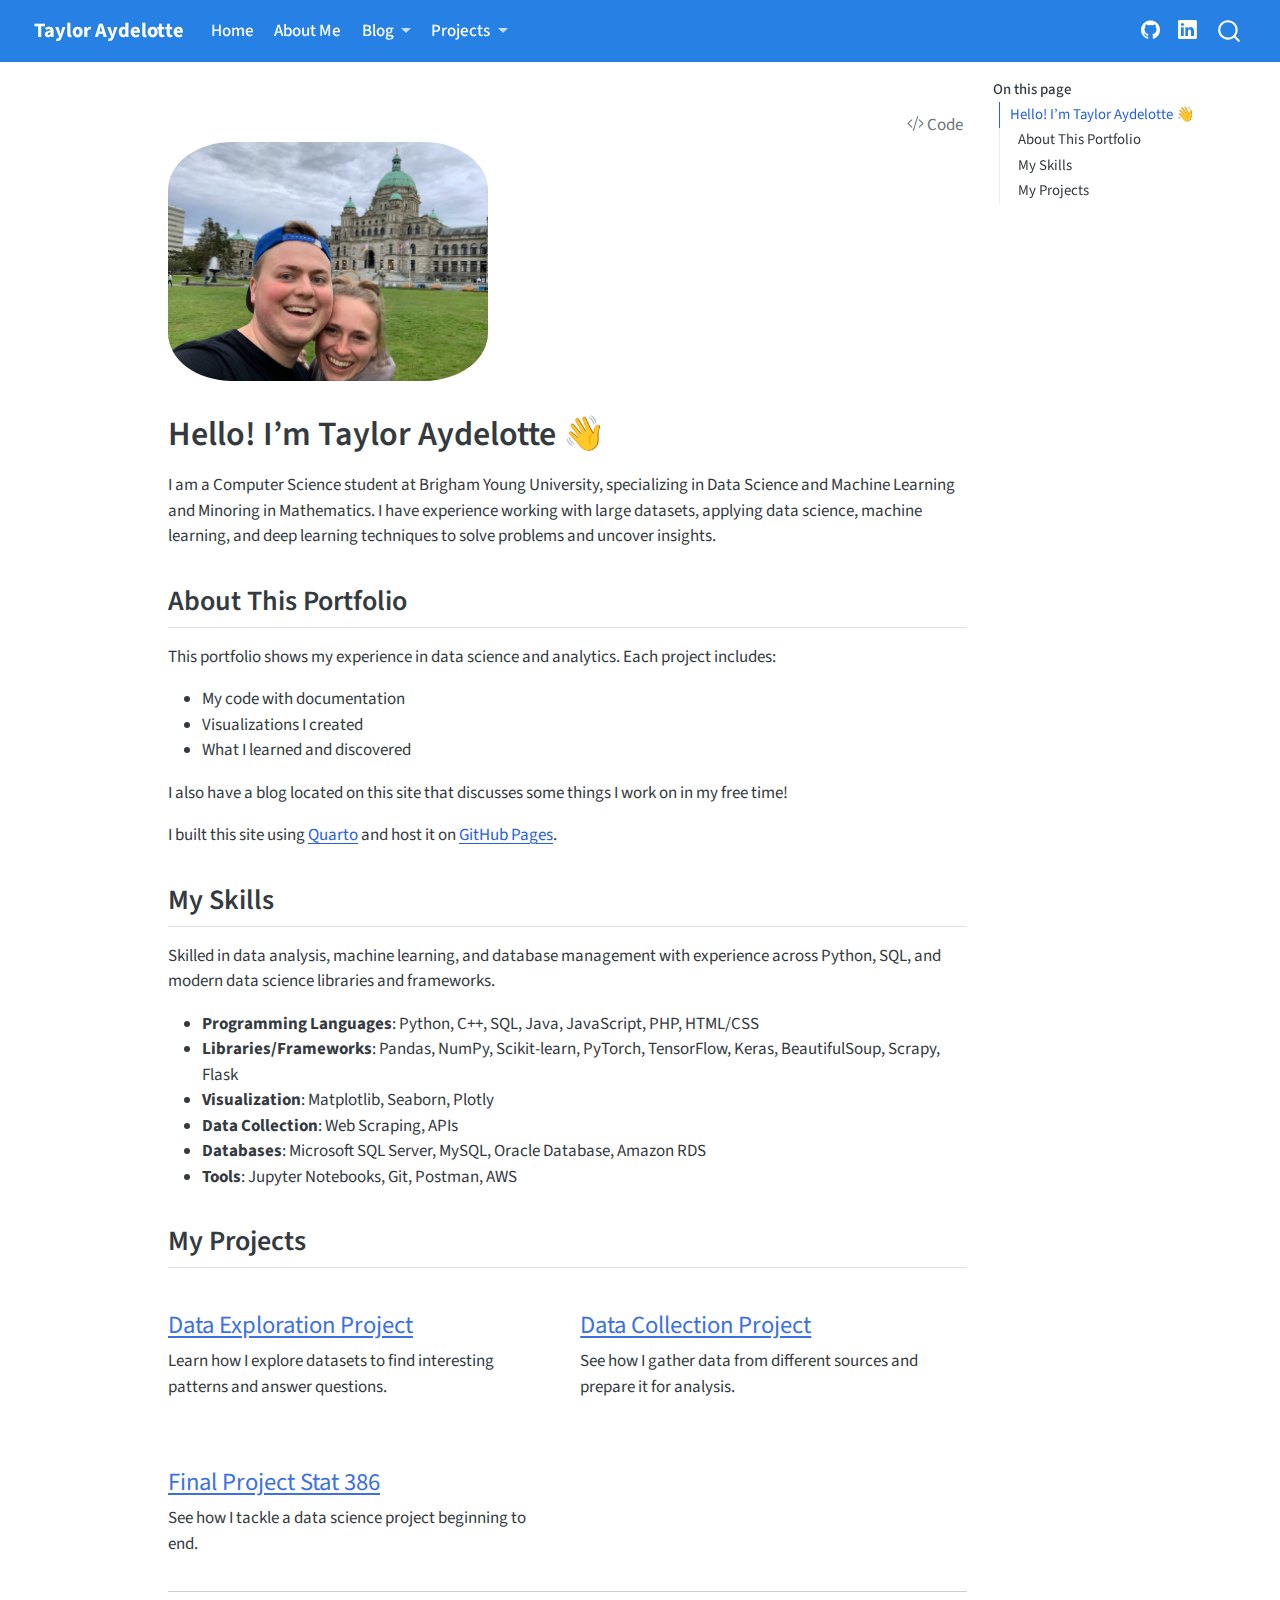
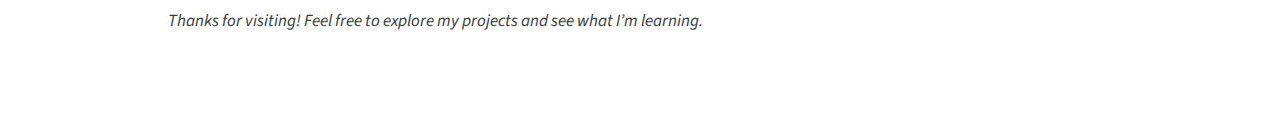
<file: docs/index.html>
<!DOCTYPE html>
<html xmlns="http://www.w3.org/1999/xhtml" lang="en" xml:lang="en"><head>

<meta charset="utf-8">
<meta name="generator" content="quarto-1.8.24">

<meta name="viewport" content="width=device-width, initial-scale=1.0, user-scalable=yes">


<title>Taylor Aydelotte</title>
<style>
code{white-space: pre-wrap;}
span.smallcaps{font-variant: small-caps;}
div.columns{display: flex; gap: min(4vw, 1.5em);}
div.column{flex: auto; overflow-x: auto;}
div.hanging-indent{margin-left: 1.5em; text-indent: -1.5em;}
ul.task-list{list-style: none;}
ul.task-list li input[type="checkbox"] {
  width: 0.8em;
  margin: 0 0.8em 0.2em -1em; /* quarto-specific, see https://github.com/quarto-dev/quarto-cli/issues/4556 */ 
  vertical-align: middle;
}
/* CSS for syntax highlighting */
html { -webkit-text-size-adjust: 100%; }
pre > code.sourceCode { white-space: pre; position: relative; }
pre > code.sourceCode > span { display: inline-block; line-height: 1.25; }
pre > code.sourceCode > span:empty { height: 1.2em; }
.sourceCode { overflow: visible; }
code.sourceCode > span { color: inherit; text-decoration: inherit; }
div.sourceCode { margin: 1em 0; }
pre.sourceCode { margin: 0; }
@media screen {
div.sourceCode { overflow: auto; }
}
@media print {
pre > code.sourceCode { white-space: pre-wrap; }
pre > code.sourceCode > span { text-indent: -5em; padding-left: 5em; }
}
pre.numberSource code
  { counter-reset: source-line 0; }
pre.numberSource code > span
  { position: relative; left: -4em; counter-increment: source-line; }
pre.numberSource code > span > a:first-child::before
  { content: counter(source-line);
    position: relative; left: -1em; text-align: right; vertical-align: baseline;
    border: none; display: inline-block;
    -webkit-touch-callout: none; -webkit-user-select: none;
    -khtml-user-select: none; -moz-user-select: none;
    -ms-user-select: none; user-select: none;
    padding: 0 4px; width: 4em;
  }
pre.numberSource { margin-left: 3em;  padding-left: 4px; }
div.sourceCode
  {   }
@media screen {
pre > code.sourceCode > span > a:first-child::before { text-decoration: underline; }
}
</style>


<script src="site_libs/quarto-nav/quarto-nav.js"></script>
<script src="site_libs/quarto-nav/headroom.min.js"></script>
<script src="site_libs/clipboard/clipboard.min.js"></script>
<script src="site_libs/quarto-search/autocomplete.umd.js"></script>
<script src="site_libs/quarto-search/fuse.min.js"></script>
<script src="site_libs/quarto-search/quarto-search.js"></script>
<meta name="quarto:offset" content="./">
<script src="site_libs/quarto-html/quarto.js" type="module"></script>
<script src="site_libs/quarto-html/tabsets/tabsets.js" type="module"></script>
<script src="site_libs/quarto-html/axe/axe-check.js" type="module"></script>
<script src="site_libs/quarto-html/popper.min.js"></script>
<script src="site_libs/quarto-html/tippy.umd.min.js"></script>
<script src="site_libs/quarto-html/anchor.min.js"></script>
<link href="site_libs/quarto-html/tippy.css" rel="stylesheet">
<link href="site_libs/quarto-html/quarto-syntax-highlighting-dc55a5b9e770e841cd82e46aadbfb9b0.css" rel="stylesheet" id="quarto-text-highlighting-styles">
<script src="site_libs/bootstrap/bootstrap.min.js"></script>
<link href="site_libs/bootstrap/bootstrap-icons.css" rel="stylesheet">
<link href="site_libs/bootstrap/bootstrap-029b10fc0dc652dab2ec1ac156c1a037.min.css" rel="stylesheet" append-hash="true" id="quarto-bootstrap" data-mode="light">
<script id="quarto-search-options" type="application/json">{
  "location": "navbar",
  "copy-button": false,
  "collapse-after": 3,
  "panel-placement": "end",
  "type": "overlay",
  "limit": 50,
  "keyboard-shortcut": [
    "f",
    "/",
    "s"
  ],
  "show-item-context": false,
  "language": {
    "search-no-results-text": "No results",
    "search-matching-documents-text": "matching documents",
    "search-copy-link-title": "Copy link to search",
    "search-hide-matches-text": "Hide additional matches",
    "search-more-match-text": "more match in this document",
    "search-more-matches-text": "more matches in this document",
    "search-clear-button-title": "Clear",
    "search-text-placeholder": "",
    "search-detached-cancel-button-title": "Cancel",
    "search-submit-button-title": "Submit",
    "search-label": "Search"
  }
}</script>


<link rel="stylesheet" href="styles.css">
</head>

<body class="nav-fixed quarto-light">

<div id="quarto-search-results"></div>
  <header id="quarto-header" class="headroom fixed-top">
    <nav class="navbar navbar-expand-lg " data-bs-theme="dark">
      <div class="navbar-container container-fluid">
      <div class="navbar-brand-container mx-auto">
    <a href="./index.html" class="navbar-brand navbar-brand-logo">
    </a>
    <a class="navbar-brand" href="./index.html">
    <span class="navbar-title">Taylor Aydelotte</span>
    </a>
  </div>
            <div id="quarto-search" class="" title="Search"></div>
          <button class="navbar-toggler" type="button" data-bs-toggle="collapse" data-bs-target="#navbarCollapse" aria-controls="navbarCollapse" role="menu" aria-expanded="false" aria-label="Toggle navigation" onclick="if (window.quartoToggleHeadroom) { window.quartoToggleHeadroom(); }">
  <span class="navbar-toggler-icon"></span>
</button>
          <div class="collapse navbar-collapse" id="navbarCollapse">
            <ul class="navbar-nav navbar-nav-scroll me-auto">
  <li class="nav-item">
    <a class="nav-link active" href="./index.html" aria-current="page"> 
<span class="menu-text">Home</span></a>
  </li>  
  <li class="nav-item">
    <a class="nav-link" href="./about.html"> 
<span class="menu-text">About Me</span></a>
  </li>  
  <li class="nav-item dropdown ">
    <a class="nav-link dropdown-toggle" href="#" id="nav-menu-blog" role="link" data-bs-toggle="dropdown" aria-expanded="false">
 <span class="menu-text">Blog</span>
    </a>
    <ul class="dropdown-menu" aria-labelledby="nav-menu-blog">    
        <li>
    <a class="dropdown-item" href="./posts/index.html">
 <span class="dropdown-text">All Blog Posts</span></a>
  </li>  
        <li>
    <a class="dropdown-item" href="./posts/2025-09-29-WhatMakesAContender.html">
 <span class="dropdown-text">2025-09-29 - What Makes A Contender</span></a>
  </li>  
        <li>
    <a class="dropdown-item" href="./posts/2025-09-18-BYUBasketball.html">
 <span class="dropdown-text">2025-09-18 - BYU Basketball</span></a>
  </li>  
    </ul>
  </li>
  <li class="nav-item dropdown ">
    <a class="nav-link dropdown-toggle" href="#" id="nav-menu-projects" role="link" data-bs-toggle="dropdown" aria-expanded="false">
 <span class="menu-text">Projects</span>
    </a>
    <ul class="dropdown-menu" aria-labelledby="nav-menu-projects">    
        <li>
    <a class="dropdown-item" href="./projects/index.html">
 <span class="dropdown-text">All Projects</span></a>
  </li>  
        <li><hr class="dropdown-divider"></li>
        <li>
    <a class="dropdown-item" href="./projects/eda.html">
 <span class="dropdown-text">Exploratory Data Analysis</span></a>
  </li>  
        <li>
    <a class="dropdown-item" href="./projects/data-acquisition.html">
 <span class="dropdown-text">Data Acquisition</span></a>
  </li>  
        <li>
    <a class="dropdown-item" href="./projects/final-project.html">
 <span class="dropdown-text">Final Project Stat 386</span></a>
  </li>  
    </ul>
  </li>
</ul>
            <ul class="navbar-nav navbar-nav-scroll ms-auto">
  <li class="nav-item compact">
    <a class="nav-link" href="https://github.com/aydelottetaylor"> <i class="bi bi-github" role="img">
</i> 
<span class="menu-text"></span></a>
  </li>  
  <li class="nav-item compact">
    <a class="nav-link" href="https://www.linkedin.com/in/taylor-aydelotte-318b5022a/"> <i class="bi bi-linkedin" role="img">
</i> 
<span class="menu-text"></span></a>
  </li>  
</ul>
          </div> <!-- /navcollapse -->
            <div class="quarto-navbar-tools">
</div>
      </div> <!-- /container-fluid -->
    </nav>
</header>
<!-- content -->
<div id="quarto-content" class="quarto-container page-columns page-rows-contents page-layout-article page-navbar">
<!-- sidebar -->
<!-- margin-sidebar -->
    <div id="quarto-margin-sidebar" class="sidebar margin-sidebar">
        <nav id="TOC" role="doc-toc" class="toc-active">
    <h2 id="toc-title">On this page</h2>
   
  <ul>
  <li><a href="#hello-im-taylor-aydelotte" id="toc-hello-im-taylor-aydelotte" class="nav-link active" data-scroll-target="#hello-im-taylor-aydelotte">Hello! I’m Taylor Aydelotte 👋</a>
  <ul class="collapse">
  <li><a href="#about-this-portfolio" id="toc-about-this-portfolio" class="nav-link" data-scroll-target="#about-this-portfolio">About This Portfolio</a></li>
  <li><a href="#my-skills" id="toc-my-skills" class="nav-link" data-scroll-target="#my-skills">My Skills</a></li>
  <li><a href="#my-projects" id="toc-my-projects" class="nav-link" data-scroll-target="#my-projects">My Projects</a></li>
  </ul></li>
  </ul>
</nav>
    </div>
<!-- main -->
<main class="content" id="quarto-document-content"><header id="title-block-header" class="quarto-title-block"><h1 class="title display-7"></h1></header><div class="quarto-title-block"><div class="quarto-title-tools-only"><button type="button" class="btn code-tools-button" id="quarto-code-tools-source"><i class="bi"></i> Code</button></div></div>




<p><img src=".\resources/me2.jpg" class="img-fluid" style="border-radius: 20%;width:40.0%"></p>
<section id="hello-im-taylor-aydelotte" class="level1">
<h1>Hello! I’m Taylor Aydelotte 👋</h1>
<p>I am a Computer Science student at Brigham Young University, specializing in Data Science and Machine Learning and Minoring in Mathematics. I have experience working with large datasets, applying data science, machine learning, and deep learning techniques to solve problems and uncover insights.</p>
<section id="about-this-portfolio" class="level2">
<h2 class="anchored" data-anchor-id="about-this-portfolio">About This Portfolio</h2>
<p>This portfolio shows my experience in data science and analytics. Each project includes:</p>
<ul>
<li>My code with documentation</li>
<li>Visualizations I created</li>
<li>What I learned and discovered</li>
</ul>
<p>I also have a blog located on this site that discusses some things I work on in my free time!</p>
<p>I built this site using <a href="https://quarto.org/">Quarto</a> and host it on <a href="https://pages.github.com/">GitHub Pages</a>.</p>
</section>
<section id="my-skills" class="level2">
<h2 class="anchored" data-anchor-id="my-skills">My Skills</h2>
<p>Skilled in data analysis, machine learning, and database management with experience across Python, SQL, and modern data science libraries and frameworks.</p>
<ul>
<li><strong>Programming Languages</strong>: Python, C++, SQL, Java, JavaScript, PHP, HTML/CSS</li>
<li><strong>Libraries/Frameworks</strong>: Pandas, NumPy, Scikit-learn, PyTorch, TensorFlow, Keras, BeautifulSoup, Scrapy, Flask</li>
<li><strong>Visualization</strong>: Matplotlib, Seaborn, Plotly</li>
<li><strong>Data Collection</strong>: Web Scraping, APIs</li>
<li><strong>Databases</strong>: Microsoft SQL Server, MySQL, Oracle Database, Amazon RDS</li>
<li><strong>Tools</strong>: Jupyter Notebooks, Git, Postman, AWS</li>
</ul>
</section>
<section id="my-projects" class="level2">
<h2 class="anchored" data-anchor-id="my-projects">My Projects</h2>
<div class="grid">
<section id="data-exploration-project" class="level3 g-col-6">
<h3 class="anchored" data-anchor-id="data-exploration-project"><a href="./projects/eda.html">Data Exploration Project</a></h3>
<p>Learn how I explore datasets to find interesting patterns and answer questions.</p>
</section>
<section id="data-collection-project" class="level3 g-col-6">
<h3 class="anchored" data-anchor-id="data-collection-project"><a href="./projects/data-acquisition.html">Data Collection Project</a></h3>
<p>See how I gather data from different sources and prepare it for analysis.</p>
</section>
<section id="final-project-stat-386" class="level3 g-col-6">
<h3 class="anchored" data-anchor-id="final-project-stat-386"><a href="./projects/final-project.html">Final Project Stat 386</a></h3>
<p>See how I tackle a data science project beginning to end.</p>
</section>
</div>
<hr>
<p><em>Thanks for visiting! Feel free to explore my projects and see what I’m learning.</em></p>


<!-- -->

</section>
</section>

</main> <!-- /main -->
<script id="quarto-html-after-body" type="application/javascript">
  window.document.addEventListener("DOMContentLoaded", function (event) {
    const icon = "";
    const anchorJS = new window.AnchorJS();
    anchorJS.options = {
      placement: 'right',
      icon: icon
    };
    anchorJS.add('.anchored');
    const isCodeAnnotation = (el) => {
      for (const clz of el.classList) {
        if (clz.startsWith('code-annotation-')) {                     
          return true;
        }
      }
      return false;
    }
    const onCopySuccess = function(e) {
      // button target
      const button = e.trigger;
      // don't keep focus
      button.blur();
      // flash "checked"
      button.classList.add('code-copy-button-checked');
      var currentTitle = button.getAttribute("title");
      button.setAttribute("title", "Copied!");
      let tooltip;
      if (window.bootstrap) {
        button.setAttribute("data-bs-toggle", "tooltip");
        button.setAttribute("data-bs-placement", "left");
        button.setAttribute("data-bs-title", "Copied!");
        tooltip = new bootstrap.Tooltip(button, 
          { trigger: "manual", 
            customClass: "code-copy-button-tooltip",
            offset: [0, -8]});
        tooltip.show();    
      }
      setTimeout(function() {
        if (tooltip) {
          tooltip.hide();
          button.removeAttribute("data-bs-title");
          button.removeAttribute("data-bs-toggle");
          button.removeAttribute("data-bs-placement");
        }
        button.setAttribute("title", currentTitle);
        button.classList.remove('code-copy-button-checked');
      }, 1000);
      // clear code selection
      e.clearSelection();
    }
    const getTextToCopy = function(trigger) {
      const outerScaffold = trigger.parentElement.cloneNode(true);
      const codeEl = outerScaffold.querySelector('code');
      for (const childEl of codeEl.children) {
        if (isCodeAnnotation(childEl)) {
          childEl.remove();
        }
      }
      return codeEl.innerText;
    }
    const clipboard = new window.ClipboardJS('.code-copy-button:not([data-in-quarto-modal])', {
      text: getTextToCopy
    });
    clipboard.on('success', onCopySuccess);
    if (window.document.getElementById('quarto-embedded-source-code-modal')) {
      const clipboardModal = new window.ClipboardJS('.code-copy-button[data-in-quarto-modal]', {
        text: getTextToCopy,
        container: window.document.getElementById('quarto-embedded-source-code-modal')
      });
      clipboardModal.on('success', onCopySuccess);
    }
    const viewSource = window.document.getElementById('quarto-view-source') ||
                       window.document.getElementById('quarto-code-tools-source');
    if (viewSource) {
      const sourceUrl = viewSource.getAttribute("data-quarto-source-url");
      viewSource.addEventListener("click", function(e) {
        if (sourceUrl) {
          // rstudio viewer pane
          if (/\bcapabilities=\b/.test(window.location)) {
            window.open(sourceUrl);
          } else {
            window.location.href = sourceUrl;
          }
        } else {
          const modal = new bootstrap.Modal(document.getElementById('quarto-embedded-source-code-modal'));
          modal.show();
        }
        return false;
      });
    }
    function toggleCodeHandler(show) {
      return function(e) {
        const detailsSrc = window.document.querySelectorAll(".cell > details > .sourceCode");
        for (let i=0; i<detailsSrc.length; i++) {
          const details = detailsSrc[i].parentElement;
          if (show) {
            details.open = true;
          } else {
            details.removeAttribute("open");
          }
        }
        const cellCodeDivs = window.document.querySelectorAll(".cell > .sourceCode");
        const fromCls = show ? "hidden" : "unhidden";
        const toCls = show ? "unhidden" : "hidden";
        for (let i=0; i<cellCodeDivs.length; i++) {
          const codeDiv = cellCodeDivs[i];
          if (codeDiv.classList.contains(fromCls)) {
            codeDiv.classList.remove(fromCls);
            codeDiv.classList.add(toCls);
          } 
        }
        return false;
      }
    }
    const hideAllCode = window.document.getElementById("quarto-hide-all-code");
    if (hideAllCode) {
      hideAllCode.addEventListener("click", toggleCodeHandler(false));
    }
    const showAllCode = window.document.getElementById("quarto-show-all-code");
    if (showAllCode) {
      showAllCode.addEventListener("click", toggleCodeHandler(true));
    }
      var localhostRegex = new RegExp(/^(?:http|https):\/\/localhost\:?[0-9]*\//);
      var mailtoRegex = new RegExp(/^mailto:/);
        var filterRegex = new RegExp('/' + window.location.host + '/');
      var isInternal = (href) => {
          return filterRegex.test(href) || localhostRegex.test(href) || mailtoRegex.test(href);
      }
      // Inspect non-navigation links and adorn them if external
     var links = window.document.querySelectorAll('a[href]:not(.nav-link):not(.navbar-brand):not(.toc-action):not(.sidebar-link):not(.sidebar-item-toggle):not(.pagination-link):not(.no-external):not([aria-hidden]):not(.dropdown-item):not(.quarto-navigation-tool):not(.about-link)');
      for (var i=0; i<links.length; i++) {
        const link = links[i];
        if (!isInternal(link.href)) {
          // undo the damage that might have been done by quarto-nav.js in the case of
          // links that we want to consider external
          if (link.dataset.originalHref !== undefined) {
            link.href = link.dataset.originalHref;
          }
        }
      }
    function tippyHover(el, contentFn, onTriggerFn, onUntriggerFn) {
      const config = {
        allowHTML: true,
        maxWidth: 500,
        delay: 100,
        arrow: false,
        appendTo: function(el) {
            return el.parentElement;
        },
        interactive: true,
        interactiveBorder: 10,
        theme: 'quarto',
        placement: 'bottom-start',
      };
      if (contentFn) {
        config.content = contentFn;
      }
      if (onTriggerFn) {
        config.onTrigger = onTriggerFn;
      }
      if (onUntriggerFn) {
        config.onUntrigger = onUntriggerFn;
      }
      window.tippy(el, config); 
    }
    const noterefs = window.document.querySelectorAll('a[role="doc-noteref"]');
    for (var i=0; i<noterefs.length; i++) {
      const ref = noterefs[i];
      tippyHover(ref, function() {
        // use id or data attribute instead here
        let href = ref.getAttribute('data-footnote-href') || ref.getAttribute('href');
        try { href = new URL(href).hash; } catch {}
        const id = href.replace(/^#\/?/, "");
        const note = window.document.getElementById(id);
        if (note) {
          return note.innerHTML;
        } else {
          return "";
        }
      });
    }
    const xrefs = window.document.querySelectorAll('a.quarto-xref');
    const processXRef = (id, note) => {
      // Strip column container classes
      const stripColumnClz = (el) => {
        el.classList.remove("page-full", "page-columns");
        if (el.children) {
          for (const child of el.children) {
            stripColumnClz(child);
          }
        }
      }
      stripColumnClz(note)
      if (id === null || id.startsWith('sec-')) {
        // Special case sections, only their first couple elements
        const container = document.createElement("div");
        if (note.children && note.children.length > 2) {
          container.appendChild(note.children[0].cloneNode(true));
          for (let i = 1; i < note.children.length; i++) {
            const child = note.children[i];
            if (child.tagName === "P" && child.innerText === "") {
              continue;
            } else {
              container.appendChild(child.cloneNode(true));
              break;
            }
          }
          if (window.Quarto?.typesetMath) {
            window.Quarto.typesetMath(container);
          }
          return container.innerHTML
        } else {
          if (window.Quarto?.typesetMath) {
            window.Quarto.typesetMath(note);
          }
          return note.innerHTML;
        }
      } else {
        // Remove any anchor links if they are present
        const anchorLink = note.querySelector('a.anchorjs-link');
        if (anchorLink) {
          anchorLink.remove();
        }
        if (window.Quarto?.typesetMath) {
          window.Quarto.typesetMath(note);
        }
        if (note.classList.contains("callout")) {
          return note.outerHTML;
        } else {
          return note.innerHTML;
        }
      }
    }
    for (var i=0; i<xrefs.length; i++) {
      const xref = xrefs[i];
      tippyHover(xref, undefined, function(instance) {
        instance.disable();
        let url = xref.getAttribute('href');
        let hash = undefined; 
        if (url.startsWith('#')) {
          hash = url;
        } else {
          try { hash = new URL(url).hash; } catch {}
        }
        if (hash) {
          const id = hash.replace(/^#\/?/, "");
          const note = window.document.getElementById(id);
          if (note !== null) {
            try {
              const html = processXRef(id, note.cloneNode(true));
              instance.setContent(html);
            } finally {
              instance.enable();
              instance.show();
            }
          } else {
            // See if we can fetch this
            fetch(url.split('#')[0])
            .then(res => res.text())
            .then(html => {
              const parser = new DOMParser();
              const htmlDoc = parser.parseFromString(html, "text/html");
              const note = htmlDoc.getElementById(id);
              if (note !== null) {
                const html = processXRef(id, note);
                instance.setContent(html);
              } 
            }).finally(() => {
              instance.enable();
              instance.show();
            });
          }
        } else {
          // See if we can fetch a full url (with no hash to target)
          // This is a special case and we should probably do some content thinning / targeting
          fetch(url)
          .then(res => res.text())
          .then(html => {
            const parser = new DOMParser();
            const htmlDoc = parser.parseFromString(html, "text/html");
            const note = htmlDoc.querySelector('main.content');
            if (note !== null) {
              // This should only happen for chapter cross references
              // (since there is no id in the URL)
              // remove the first header
              if (note.children.length > 0 && note.children[0].tagName === "HEADER") {
                note.children[0].remove();
              }
              const html = processXRef(null, note);
              instance.setContent(html);
            } 
          }).finally(() => {
            instance.enable();
            instance.show();
          });
        }
      }, function(instance) {
      });
    }
        let selectedAnnoteEl;
        const selectorForAnnotation = ( cell, annotation) => {
          let cellAttr = 'data-code-cell="' + cell + '"';
          let lineAttr = 'data-code-annotation="' +  annotation + '"';
          const selector = 'span[' + cellAttr + '][' + lineAttr + ']';
          return selector;
        }
        const selectCodeLines = (annoteEl) => {
          const doc = window.document;
          const targetCell = annoteEl.getAttribute("data-target-cell");
          const targetAnnotation = annoteEl.getAttribute("data-target-annotation");
          const annoteSpan = window.document.querySelector(selectorForAnnotation(targetCell, targetAnnotation));
          const lines = annoteSpan.getAttribute("data-code-lines").split(",");
          const lineIds = lines.map((line) => {
            return targetCell + "-" + line;
          })
          let top = null;
          let height = null;
          let parent = null;
          if (lineIds.length > 0) {
              //compute the position of the single el (top and bottom and make a div)
              const el = window.document.getElementById(lineIds[0]);
              top = el.offsetTop;
              height = el.offsetHeight;
              parent = el.parentElement.parentElement;
            if (lineIds.length > 1) {
              const lastEl = window.document.getElementById(lineIds[lineIds.length - 1]);
              const bottom = lastEl.offsetTop + lastEl.offsetHeight;
              height = bottom - top;
            }
            if (top !== null && height !== null && parent !== null) {
              // cook up a div (if necessary) and position it 
              let div = window.document.getElementById("code-annotation-line-highlight");
              if (div === null) {
                div = window.document.createElement("div");
                div.setAttribute("id", "code-annotation-line-highlight");
                div.style.position = 'absolute';
                parent.appendChild(div);
              }
              div.style.top = top - 2 + "px";
              div.style.height = height + 4 + "px";
              div.style.left = 0;
              let gutterDiv = window.document.getElementById("code-annotation-line-highlight-gutter");
              if (gutterDiv === null) {
                gutterDiv = window.document.createElement("div");
                gutterDiv.setAttribute("id", "code-annotation-line-highlight-gutter");
                gutterDiv.style.position = 'absolute';
                const codeCell = window.document.getElementById(targetCell);
                const gutter = codeCell.querySelector('.code-annotation-gutter');
                gutter.appendChild(gutterDiv);
              }
              gutterDiv.style.top = top - 2 + "px";
              gutterDiv.style.height = height + 4 + "px";
            }
            selectedAnnoteEl = annoteEl;
          }
        };
        const unselectCodeLines = () => {
          const elementsIds = ["code-annotation-line-highlight", "code-annotation-line-highlight-gutter"];
          elementsIds.forEach((elId) => {
            const div = window.document.getElementById(elId);
            if (div) {
              div.remove();
            }
          });
          selectedAnnoteEl = undefined;
        };
          // Handle positioning of the toggle
      window.addEventListener(
        "resize",
        throttle(() => {
          elRect = undefined;
          if (selectedAnnoteEl) {
            selectCodeLines(selectedAnnoteEl);
          }
        }, 10)
      );
      function throttle(fn, ms) {
      let throttle = false;
      let timer;
        return (...args) => {
          if(!throttle) { // first call gets through
              fn.apply(this, args);
              throttle = true;
          } else { // all the others get throttled
              if(timer) clearTimeout(timer); // cancel #2
              timer = setTimeout(() => {
                fn.apply(this, args);
                timer = throttle = false;
              }, ms);
          }
        };
      }
        // Attach click handler to the DT
        const annoteDls = window.document.querySelectorAll('dt[data-target-cell]');
        for (const annoteDlNode of annoteDls) {
          annoteDlNode.addEventListener('click', (event) => {
            const clickedEl = event.target;
            if (clickedEl !== selectedAnnoteEl) {
              unselectCodeLines();
              const activeEl = window.document.querySelector('dt[data-target-cell].code-annotation-active');
              if (activeEl) {
                activeEl.classList.remove('code-annotation-active');
              }
              selectCodeLines(clickedEl);
              clickedEl.classList.add('code-annotation-active');
            } else {
              // Unselect the line
              unselectCodeLines();
              clickedEl.classList.remove('code-annotation-active');
            }
          });
        }
    const findCites = (el) => {
      const parentEl = el.parentElement;
      if (parentEl) {
        const cites = parentEl.dataset.cites;
        if (cites) {
          return {
            el,
            cites: cites.split(' ')
          };
        } else {
          return findCites(el.parentElement)
        }
      } else {
        return undefined;
      }
    };
    var bibliorefs = window.document.querySelectorAll('a[role="doc-biblioref"]');
    for (var i=0; i<bibliorefs.length; i++) {
      const ref = bibliorefs[i];
      const citeInfo = findCites(ref);
      if (citeInfo) {
        tippyHover(citeInfo.el, function() {
          var popup = window.document.createElement('div');
          citeInfo.cites.forEach(function(cite) {
            var citeDiv = window.document.createElement('div');
            citeDiv.classList.add('hanging-indent');
            citeDiv.classList.add('csl-entry');
            var biblioDiv = window.document.getElementById('ref-' + cite);
            if (biblioDiv) {
              citeDiv.innerHTML = biblioDiv.innerHTML;
            }
            popup.appendChild(citeDiv);
          });
          return popup.innerHTML;
        });
      }
    }
  });
  </script><div class="modal fade" id="quarto-embedded-source-code-modal" tabindex="-1" aria-labelledby="quarto-embedded-source-code-modal-label" aria-hidden="true"><div class="modal-dialog modal-dialog-scrollable"><div class="modal-content"><div class="modal-header"><h5 class="modal-title" id="quarto-embedded-source-code-modal-label">Source Code</h5><button class="btn-close" data-bs-dismiss="modal"></button></div><div class="modal-body"><div class="">
<div class="code-copy-outer-scaffold"><div class="sourceCode" id="cb1" data-shortcodes="false"><pre class="sourceCode markdown code-with-copy"><code class="sourceCode markdown"><span id="cb1-1"><a href="#cb1-1" aria-hidden="true" tabindex="-1"></a><span class="al">![](/resources/me2.jpg)</span>{width=40% style="border-radius: 20%"}</span>
<span id="cb1-2"><a href="#cb1-2" aria-hidden="true" tabindex="-1"></a></span>
<span id="cb1-3"><a href="#cb1-3" aria-hidden="true" tabindex="-1"></a></span>
<span id="cb1-4"><a href="#cb1-4" aria-hidden="true" tabindex="-1"></a><span class="fu"># Hello! I'm Taylor Aydelotte 👋</span></span>
<span id="cb1-5"><a href="#cb1-5" aria-hidden="true" tabindex="-1"></a></span>
<span id="cb1-6"><a href="#cb1-6" aria-hidden="true" tabindex="-1"></a>I am a Computer Science student at Brigham Young University, specializing in Data Science and Machine Learning and Minoring in Mathematics. I have experience working with large datasets, applying data science, machine learning, and deep learning techniques to solve problems and uncover insights.</span>
<span id="cb1-7"><a href="#cb1-7" aria-hidden="true" tabindex="-1"></a></span>
<span id="cb1-8"><a href="#cb1-8" aria-hidden="true" tabindex="-1"></a><span class="fu">## About This Portfolio</span></span>
<span id="cb1-9"><a href="#cb1-9" aria-hidden="true" tabindex="-1"></a></span>
<span id="cb1-10"><a href="#cb1-10" aria-hidden="true" tabindex="-1"></a>This portfolio shows my experience in data science and analytics. Each project includes:</span>
<span id="cb1-11"><a href="#cb1-11" aria-hidden="true" tabindex="-1"></a></span>
<span id="cb1-12"><a href="#cb1-12" aria-hidden="true" tabindex="-1"></a><span class="ss">- </span>My code with documentation</span>
<span id="cb1-13"><a href="#cb1-13" aria-hidden="true" tabindex="-1"></a><span class="ss">- </span>Visualizations I created</span>
<span id="cb1-14"><a href="#cb1-14" aria-hidden="true" tabindex="-1"></a><span class="ss">- </span>What I learned and discovered</span>
<span id="cb1-15"><a href="#cb1-15" aria-hidden="true" tabindex="-1"></a></span>
<span id="cb1-16"><a href="#cb1-16" aria-hidden="true" tabindex="-1"></a>I also have a blog located on this site that discusses some things I work on in my free time!</span>
<span id="cb1-17"><a href="#cb1-17" aria-hidden="true" tabindex="-1"></a></span>
<span id="cb1-18"><a href="#cb1-18" aria-hidden="true" tabindex="-1"></a>I built this site using <span class="co">[</span><span class="ot">Quarto</span><span class="co">](https://quarto.org/)</span> and host it on <span class="co">[</span><span class="ot">GitHub Pages</span><span class="co">](https://pages.github.com/)</span>.</span>
<span id="cb1-19"><a href="#cb1-19" aria-hidden="true" tabindex="-1"></a></span>
<span id="cb1-20"><a href="#cb1-20" aria-hidden="true" tabindex="-1"></a><span class="fu">## My Skills</span></span>
<span id="cb1-21"><a href="#cb1-21" aria-hidden="true" tabindex="-1"></a></span>
<span id="cb1-22"><a href="#cb1-22" aria-hidden="true" tabindex="-1"></a>Skilled in data analysis, machine learning, and database management with experience across Python, SQL, and modern data science libraries and frameworks.</span>
<span id="cb1-23"><a href="#cb1-23" aria-hidden="true" tabindex="-1"></a></span>
<span id="cb1-24"><a href="#cb1-24" aria-hidden="true" tabindex="-1"></a><span class="ss">- </span>**Programming Languages**: Python, C++, SQL, Java, JavaScript, PHP, HTML/CSS</span>
<span id="cb1-25"><a href="#cb1-25" aria-hidden="true" tabindex="-1"></a><span class="ss">- </span>**Libraries/Frameworks**: Pandas, NumPy, Scikit-learn, PyTorch, TensorFlow, Keras, BeautifulSoup, Scrapy, Flask</span>
<span id="cb1-26"><a href="#cb1-26" aria-hidden="true" tabindex="-1"></a><span class="ss">- </span>**Visualization**: Matplotlib, Seaborn, Plotly</span>
<span id="cb1-27"><a href="#cb1-27" aria-hidden="true" tabindex="-1"></a><span class="ss">- </span>**Data Collection**: Web Scraping, APIs</span>
<span id="cb1-28"><a href="#cb1-28" aria-hidden="true" tabindex="-1"></a><span class="ss">- </span>**Databases**: Microsoft SQL Server, MySQL, Oracle Database, Amazon RDS</span>
<span id="cb1-29"><a href="#cb1-29" aria-hidden="true" tabindex="-1"></a><span class="ss">- </span>**Tools**: Jupyter Notebooks, Git, Postman, AWS</span>
<span id="cb1-30"><a href="#cb1-30" aria-hidden="true" tabindex="-1"></a></span>
<span id="cb1-31"><a href="#cb1-31" aria-hidden="true" tabindex="-1"></a><span class="fu">## My Projects</span></span>
<span id="cb1-32"><a href="#cb1-32" aria-hidden="true" tabindex="-1"></a></span>
<span id="cb1-33"><a href="#cb1-33" aria-hidden="true" tabindex="-1"></a>::: {.grid}</span>
<span id="cb1-34"><a href="#cb1-34" aria-hidden="true" tabindex="-1"></a></span>
<span id="cb1-35"><a href="#cb1-35" aria-hidden="true" tabindex="-1"></a>::: {.g-col-6}</span>
<span id="cb1-36"><a href="#cb1-36" aria-hidden="true" tabindex="-1"></a><span class="fu">### [Data Exploration Project](projects/eda.qmd)</span></span>
<span id="cb1-37"><a href="#cb1-37" aria-hidden="true" tabindex="-1"></a>Learn how I explore datasets to find interesting patterns and answer questions.</span>
<span id="cb1-38"><a href="#cb1-38" aria-hidden="true" tabindex="-1"></a>:::</span>
<span id="cb1-39"><a href="#cb1-39" aria-hidden="true" tabindex="-1"></a></span>
<span id="cb1-40"><a href="#cb1-40" aria-hidden="true" tabindex="-1"></a>::: {.g-col-6}</span>
<span id="cb1-41"><a href="#cb1-41" aria-hidden="true" tabindex="-1"></a><span class="fu">### [Data Collection Project](projects/data-acquisition.qmd)</span></span>
<span id="cb1-42"><a href="#cb1-42" aria-hidden="true" tabindex="-1"></a>See how I gather data from different sources and prepare it for analysis.</span>
<span id="cb1-43"><a href="#cb1-43" aria-hidden="true" tabindex="-1"></a>:::</span>
<span id="cb1-44"><a href="#cb1-44" aria-hidden="true" tabindex="-1"></a></span>
<span id="cb1-45"><a href="#cb1-45" aria-hidden="true" tabindex="-1"></a>::: {.g-col-6}</span>
<span id="cb1-46"><a href="#cb1-46" aria-hidden="true" tabindex="-1"></a><span class="fu">### [Final Project Stat 386](projects/final-project.qmd)</span></span>
<span id="cb1-47"><a href="#cb1-47" aria-hidden="true" tabindex="-1"></a>See how I tackle a data science project beginning to end.</span>
<span id="cb1-48"><a href="#cb1-48" aria-hidden="true" tabindex="-1"></a>:::</span>
<span id="cb1-49"><a href="#cb1-49" aria-hidden="true" tabindex="-1"></a></span>
<span id="cb1-50"><a href="#cb1-50" aria-hidden="true" tabindex="-1"></a>:::</span>
<span id="cb1-51"><a href="#cb1-51" aria-hidden="true" tabindex="-1"></a></span>
<span id="cb1-52"><a href="#cb1-52" aria-hidden="true" tabindex="-1"></a>---</span>
<span id="cb1-53"><a href="#cb1-53" aria-hidden="true" tabindex="-1"></a></span>
<span id="cb1-54"><a href="#cb1-54" aria-hidden="true" tabindex="-1"></a>*Thanks for visiting! Feel free to explore my projects and see what I'm learning.*</span></code></pre></div><button title="Copy to Clipboard" class="code-copy-button" data-in-quarto-modal=""><i class="bi"></i></button></div>
</div></div></div></div></div>
</div> <!-- /content -->




</body></html>
</file>
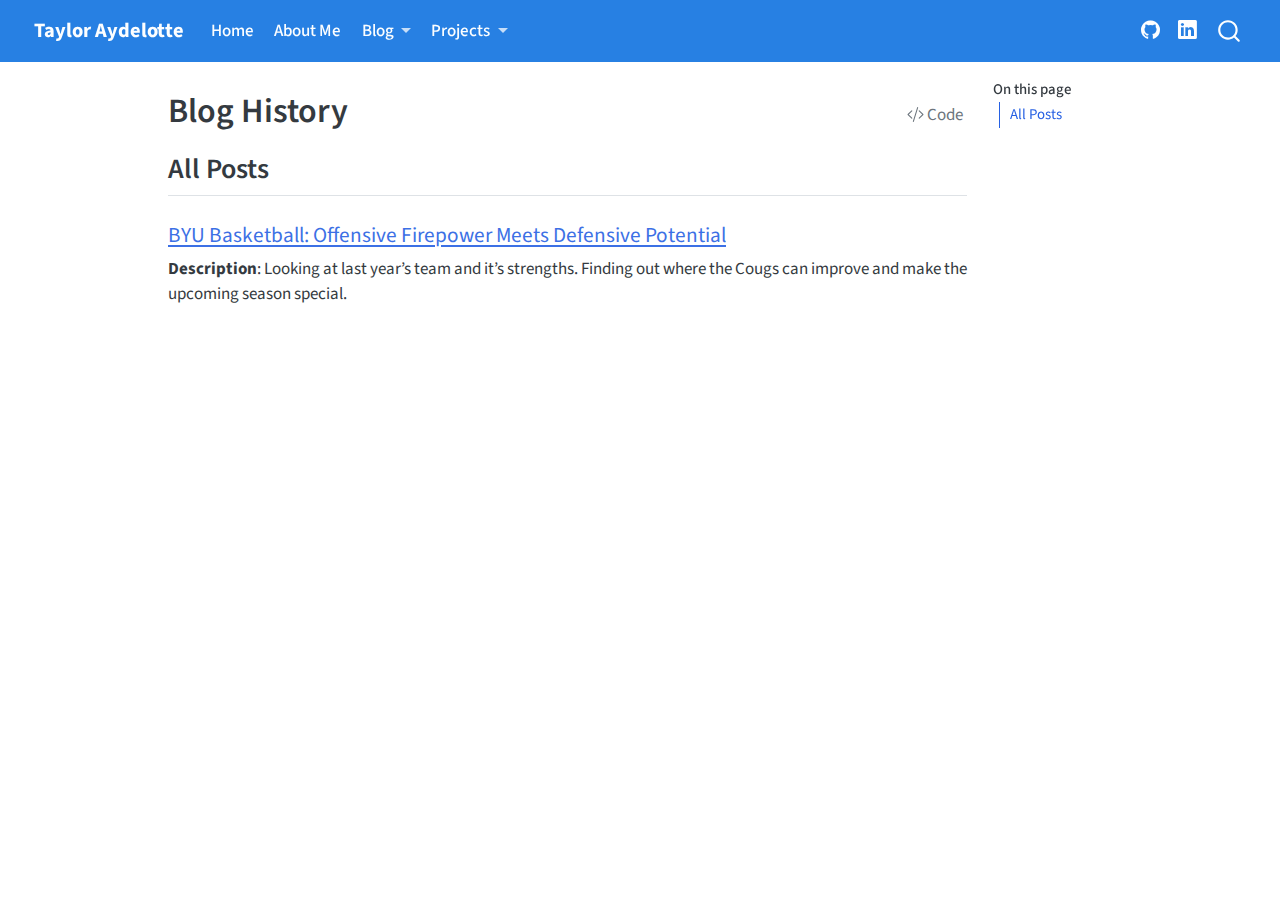
<file: docs/posts/index.html>
<!DOCTYPE html>
<html xmlns="http://www.w3.org/1999/xhtml" lang="en" xml:lang="en"><head>

<meta charset="utf-8">
<meta name="generator" content="quarto-1.8.24">

<meta name="viewport" content="width=device-width, initial-scale=1.0, user-scalable=yes">


<title>Blog History – Taylor Aydelotte</title>
<style>
code{white-space: pre-wrap;}
span.smallcaps{font-variant: small-caps;}
div.columns{display: flex; gap: min(4vw, 1.5em);}
div.column{flex: auto; overflow-x: auto;}
div.hanging-indent{margin-left: 1.5em; text-indent: -1.5em;}
ul.task-list{list-style: none;}
ul.task-list li input[type="checkbox"] {
  width: 0.8em;
  margin: 0 0.8em 0.2em -1em; /* quarto-specific, see https://github.com/quarto-dev/quarto-cli/issues/4556 */ 
  vertical-align: middle;
}
/* CSS for syntax highlighting */
html { -webkit-text-size-adjust: 100%; }
pre > code.sourceCode { white-space: pre; position: relative; }
pre > code.sourceCode > span { display: inline-block; line-height: 1.25; }
pre > code.sourceCode > span:empty { height: 1.2em; }
.sourceCode { overflow: visible; }
code.sourceCode > span { color: inherit; text-decoration: inherit; }
div.sourceCode { margin: 1em 0; }
pre.sourceCode { margin: 0; }
@media screen {
div.sourceCode { overflow: auto; }
}
@media print {
pre > code.sourceCode { white-space: pre-wrap; }
pre > code.sourceCode > span { text-indent: -5em; padding-left: 5em; }
}
pre.numberSource code
  { counter-reset: source-line 0; }
pre.numberSource code > span
  { position: relative; left: -4em; counter-increment: source-line; }
pre.numberSource code > span > a:first-child::before
  { content: counter(source-line);
    position: relative; left: -1em; text-align: right; vertical-align: baseline;
    border: none; display: inline-block;
    -webkit-touch-callout: none; -webkit-user-select: none;
    -khtml-user-select: none; -moz-user-select: none;
    -ms-user-select: none; user-select: none;
    padding: 0 4px; width: 4em;
  }
pre.numberSource { margin-left: 3em;  padding-left: 4px; }
div.sourceCode
  {   }
@media screen {
pre > code.sourceCode > span > a:first-child::before { text-decoration: underline; }
}
</style>


<script src="../site_libs/quarto-nav/quarto-nav.js"></script>
<script src="../site_libs/quarto-nav/headroom.min.js"></script>
<script src="../site_libs/clipboard/clipboard.min.js"></script>
<script src="../site_libs/quarto-search/autocomplete.umd.js"></script>
<script src="../site_libs/quarto-search/fuse.min.js"></script>
<script src="../site_libs/quarto-search/quarto-search.js"></script>
<meta name="quarto:offset" content="../">
<script src="../site_libs/quarto-html/quarto.js" type="module"></script>
<script src="../site_libs/quarto-html/tabsets/tabsets.js" type="module"></script>
<script src="../site_libs/quarto-html/axe/axe-check.js" type="module"></script>
<script src="../site_libs/quarto-html/popper.min.js"></script>
<script src="../site_libs/quarto-html/tippy.umd.min.js"></script>
<script src="../site_libs/quarto-html/anchor.min.js"></script>
<link href="../site_libs/quarto-html/tippy.css" rel="stylesheet">
<link href="../site_libs/quarto-html/quarto-syntax-highlighting-dc55a5b9e770e841cd82e46aadbfb9b0.css" rel="stylesheet" id="quarto-text-highlighting-styles">
<script src="../site_libs/bootstrap/bootstrap.min.js"></script>
<link href="../site_libs/bootstrap/bootstrap-icons.css" rel="stylesheet">
<link href="../site_libs/bootstrap/bootstrap-029b10fc0dc652dab2ec1ac156c1a037.min.css" rel="stylesheet" append-hash="true" id="quarto-bootstrap" data-mode="light">
<script id="quarto-search-options" type="application/json">{
  "location": "navbar",
  "copy-button": false,
  "collapse-after": 3,
  "panel-placement": "end",
  "type": "overlay",
  "limit": 50,
  "keyboard-shortcut": [
    "f",
    "/",
    "s"
  ],
  "show-item-context": false,
  "language": {
    "search-no-results-text": "No results",
    "search-matching-documents-text": "matching documents",
    "search-copy-link-title": "Copy link to search",
    "search-hide-matches-text": "Hide additional matches",
    "search-more-match-text": "more match in this document",
    "search-more-matches-text": "more matches in this document",
    "search-clear-button-title": "Clear",
    "search-text-placeholder": "",
    "search-detached-cancel-button-title": "Cancel",
    "search-submit-button-title": "Submit",
    "search-label": "Search"
  }
}</script>


<link rel="stylesheet" href="../styles.css">
</head>

<body class="nav-fixed quarto-light">

<div id="quarto-search-results"></div>
  <header id="quarto-header" class="headroom fixed-top">
    <nav class="navbar navbar-expand-lg " data-bs-theme="dark">
      <div class="navbar-container container-fluid">
      <div class="navbar-brand-container mx-auto">
    <a href="../index.html" class="navbar-brand navbar-brand-logo">
    </a>
    <a class="navbar-brand" href="../index.html">
    <span class="navbar-title">Taylor Aydelotte</span>
    </a>
  </div>
            <div id="quarto-search" class="" title="Search"></div>
          <button class="navbar-toggler" type="button" data-bs-toggle="collapse" data-bs-target="#navbarCollapse" aria-controls="navbarCollapse" role="menu" aria-expanded="false" aria-label="Toggle navigation" onclick="if (window.quartoToggleHeadroom) { window.quartoToggleHeadroom(); }">
  <span class="navbar-toggler-icon"></span>
</button>
          <div class="collapse navbar-collapse" id="navbarCollapse">
            <ul class="navbar-nav navbar-nav-scroll me-auto">
  <li class="nav-item">
    <a class="nav-link" href="../index.html"> 
<span class="menu-text">Home</span></a>
  </li>  
  <li class="nav-item">
    <a class="nav-link" href="../about.html"> 
<span class="menu-text">About Me</span></a>
  </li>  
  <li class="nav-item dropdown ">
    <a class="nav-link dropdown-toggle" href="#" id="nav-menu-blog" role="link" data-bs-toggle="dropdown" aria-expanded="false">
 <span class="menu-text">Blog</span>
    </a>
    <ul class="dropdown-menu" aria-labelledby="nav-menu-blog">    
        <li>
    <a class="dropdown-item" href="../posts/index.html">
 <span class="dropdown-text">All Blog Posts</span></a>
  </li>  
        <li>
    <a class="dropdown-item" href="../posts/2025-09-18-BYUBasketball.html">
 <span class="dropdown-text">2025-09-18 - BYU Basketball</span></a>
  </li>  
    </ul>
  </li>
  <li class="nav-item dropdown ">
    <a class="nav-link dropdown-toggle" href="#" id="nav-menu-projects" role="link" data-bs-toggle="dropdown" aria-expanded="false">
 <span class="menu-text">Projects</span>
    </a>
    <ul class="dropdown-menu" aria-labelledby="nav-menu-projects">    
        <li>
    <a class="dropdown-item" href="../projects/index.html">
 <span class="dropdown-text">All Projects</span></a>
  </li>  
        <li><hr class="dropdown-divider"></li>
        <li>
    <a class="dropdown-item" href="../projects/eda.html">
 <span class="dropdown-text">Exploratory Data Analysis</span></a>
  </li>  
        <li>
    <a class="dropdown-item" href="../projects/data-acquisition.html">
 <span class="dropdown-text">Data Acquisition</span></a>
  </li>  
        <li>
    <a class="dropdown-item" href="../projects/final-project.html">
 <span class="dropdown-text">Final Project Stat 386</span></a>
  </li>  
    </ul>
  </li>
</ul>
            <ul class="navbar-nav navbar-nav-scroll ms-auto">
  <li class="nav-item compact">
    <a class="nav-link" href="https://github.com/aydelottetaylor"> <i class="bi bi-github" role="img">
</i> 
<span class="menu-text"></span></a>
  </li>  
  <li class="nav-item compact">
    <a class="nav-link" href="https://www.linkedin.com/in/taylor-aydelotte-318b5022a/"> <i class="bi bi-linkedin" role="img">
</i> 
<span class="menu-text"></span></a>
  </li>  
</ul>
          </div> <!-- /navcollapse -->
            <div class="quarto-navbar-tools">
</div>
      </div> <!-- /container-fluid -->
    </nav>
</header>
<!-- content -->
<div id="quarto-content" class="quarto-container page-columns page-rows-contents page-layout-article page-navbar">
<!-- sidebar -->
<!-- margin-sidebar -->
    <div id="quarto-margin-sidebar" class="sidebar margin-sidebar">
        <nav id="TOC" role="doc-toc" class="toc-active">
    <h2 id="toc-title">On this page</h2>
   
  <ul>
  <li><a href="#all-posts" id="toc-all-posts" class="nav-link active" data-scroll-target="#all-posts">All Posts</a></li>
  </ul>
</nav>
    </div>
<!-- main -->
<main class="content" id="quarto-document-content">

<header id="title-block-header" class="quarto-title-block default">
<div class="quarto-title">
<div class="quarto-title-block"><div><h1 class="title">Blog History</h1><button type="button" class="btn code-tools-button" id="quarto-code-tools-source"><i class="bi"></i> Code</button></div></div>
</div>



<div class="quarto-title-meta">

    
  
    
  </div>
  


</header>


<section id="all-posts" class="level2">
<h2 class="anchored" data-anchor-id="all-posts">All Posts</h2>
<section id="byu-basketball-offensive-firepower-meets-defensive-potential" class="level4">
<h4 class="anchored" data-anchor-id="byu-basketball-offensive-firepower-meets-defensive-potential"><a href="../posts/2025-09-18-BYUBasketball.html">BYU Basketball: Offensive Firepower Meets Defensive Potential</a></h4>
<p><strong>Description</strong>: Looking at last year’s team and it’s strengths. Finding out where the Cougs can improve and make the upcoming season special.</p>


<!-- -->

</section>
</section>

</main> <!-- /main -->
<script id="quarto-html-after-body" type="application/javascript">
  window.document.addEventListener("DOMContentLoaded", function (event) {
    const icon = "";
    const anchorJS = new window.AnchorJS();
    anchorJS.options = {
      placement: 'right',
      icon: icon
    };
    anchorJS.add('.anchored');
    const isCodeAnnotation = (el) => {
      for (const clz of el.classList) {
        if (clz.startsWith('code-annotation-')) {                     
          return true;
        }
      }
      return false;
    }
    const onCopySuccess = function(e) {
      // button target
      const button = e.trigger;
      // don't keep focus
      button.blur();
      // flash "checked"
      button.classList.add('code-copy-button-checked');
      var currentTitle = button.getAttribute("title");
      button.setAttribute("title", "Copied!");
      let tooltip;
      if (window.bootstrap) {
        button.setAttribute("data-bs-toggle", "tooltip");
        button.setAttribute("data-bs-placement", "left");
        button.setAttribute("data-bs-title", "Copied!");
        tooltip = new bootstrap.Tooltip(button, 
          { trigger: "manual", 
            customClass: "code-copy-button-tooltip",
            offset: [0, -8]});
        tooltip.show();    
      }
      setTimeout(function() {
        if (tooltip) {
          tooltip.hide();
          button.removeAttribute("data-bs-title");
          button.removeAttribute("data-bs-toggle");
          button.removeAttribute("data-bs-placement");
        }
        button.setAttribute("title", currentTitle);
        button.classList.remove('code-copy-button-checked');
      }, 1000);
      // clear code selection
      e.clearSelection();
    }
    const getTextToCopy = function(trigger) {
      const outerScaffold = trigger.parentElement.cloneNode(true);
      const codeEl = outerScaffold.querySelector('code');
      for (const childEl of codeEl.children) {
        if (isCodeAnnotation(childEl)) {
          childEl.remove();
        }
      }
      return codeEl.innerText;
    }
    const clipboard = new window.ClipboardJS('.code-copy-button:not([data-in-quarto-modal])', {
      text: getTextToCopy
    });
    clipboard.on('success', onCopySuccess);
    if (window.document.getElementById('quarto-embedded-source-code-modal')) {
      const clipboardModal = new window.ClipboardJS('.code-copy-button[data-in-quarto-modal]', {
        text: getTextToCopy,
        container: window.document.getElementById('quarto-embedded-source-code-modal')
      });
      clipboardModal.on('success', onCopySuccess);
    }
    const viewSource = window.document.getElementById('quarto-view-source') ||
                       window.document.getElementById('quarto-code-tools-source');
    if (viewSource) {
      const sourceUrl = viewSource.getAttribute("data-quarto-source-url");
      viewSource.addEventListener("click", function(e) {
        if (sourceUrl) {
          // rstudio viewer pane
          if (/\bcapabilities=\b/.test(window.location)) {
            window.open(sourceUrl);
          } else {
            window.location.href = sourceUrl;
          }
        } else {
          const modal = new bootstrap.Modal(document.getElementById('quarto-embedded-source-code-modal'));
          modal.show();
        }
        return false;
      });
    }
    function toggleCodeHandler(show) {
      return function(e) {
        const detailsSrc = window.document.querySelectorAll(".cell > details > .sourceCode");
        for (let i=0; i<detailsSrc.length; i++) {
          const details = detailsSrc[i].parentElement;
          if (show) {
            details.open = true;
          } else {
            details.removeAttribute("open");
          }
        }
        const cellCodeDivs = window.document.querySelectorAll(".cell > .sourceCode");
        const fromCls = show ? "hidden" : "unhidden";
        const toCls = show ? "unhidden" : "hidden";
        for (let i=0; i<cellCodeDivs.length; i++) {
          const codeDiv = cellCodeDivs[i];
          if (codeDiv.classList.contains(fromCls)) {
            codeDiv.classList.remove(fromCls);
            codeDiv.classList.add(toCls);
          } 
        }
        return false;
      }
    }
    const hideAllCode = window.document.getElementById("quarto-hide-all-code");
    if (hideAllCode) {
      hideAllCode.addEventListener("click", toggleCodeHandler(false));
    }
    const showAllCode = window.document.getElementById("quarto-show-all-code");
    if (showAllCode) {
      showAllCode.addEventListener("click", toggleCodeHandler(true));
    }
      var localhostRegex = new RegExp(/^(?:http|https):\/\/localhost\:?[0-9]*\//);
      var mailtoRegex = new RegExp(/^mailto:/);
        var filterRegex = new RegExp('/' + window.location.host + '/');
      var isInternal = (href) => {
          return filterRegex.test(href) || localhostRegex.test(href) || mailtoRegex.test(href);
      }
      // Inspect non-navigation links and adorn them if external
     var links = window.document.querySelectorAll('a[href]:not(.nav-link):not(.navbar-brand):not(.toc-action):not(.sidebar-link):not(.sidebar-item-toggle):not(.pagination-link):not(.no-external):not([aria-hidden]):not(.dropdown-item):not(.quarto-navigation-tool):not(.about-link)');
      for (var i=0; i<links.length; i++) {
        const link = links[i];
        if (!isInternal(link.href)) {
          // undo the damage that might have been done by quarto-nav.js in the case of
          // links that we want to consider external
          if (link.dataset.originalHref !== undefined) {
            link.href = link.dataset.originalHref;
          }
        }
      }
    function tippyHover(el, contentFn, onTriggerFn, onUntriggerFn) {
      const config = {
        allowHTML: true,
        maxWidth: 500,
        delay: 100,
        arrow: false,
        appendTo: function(el) {
            return el.parentElement;
        },
        interactive: true,
        interactiveBorder: 10,
        theme: 'quarto',
        placement: 'bottom-start',
      };
      if (contentFn) {
        config.content = contentFn;
      }
      if (onTriggerFn) {
        config.onTrigger = onTriggerFn;
      }
      if (onUntriggerFn) {
        config.onUntrigger = onUntriggerFn;
      }
      window.tippy(el, config); 
    }
    const noterefs = window.document.querySelectorAll('a[role="doc-noteref"]');
    for (var i=0; i<noterefs.length; i++) {
      const ref = noterefs[i];
      tippyHover(ref, function() {
        // use id or data attribute instead here
        let href = ref.getAttribute('data-footnote-href') || ref.getAttribute('href');
        try { href = new URL(href).hash; } catch {}
        const id = href.replace(/^#\/?/, "");
        const note = window.document.getElementById(id);
        if (note) {
          return note.innerHTML;
        } else {
          return "";
        }
      });
    }
    const xrefs = window.document.querySelectorAll('a.quarto-xref');
    const processXRef = (id, note) => {
      // Strip column container classes
      const stripColumnClz = (el) => {
        el.classList.remove("page-full", "page-columns");
        if (el.children) {
          for (const child of el.children) {
            stripColumnClz(child);
          }
        }
      }
      stripColumnClz(note)
      if (id === null || id.startsWith('sec-')) {
        // Special case sections, only their first couple elements
        const container = document.createElement("div");
        if (note.children && note.children.length > 2) {
          container.appendChild(note.children[0].cloneNode(true));
          for (let i = 1; i < note.children.length; i++) {
            const child = note.children[i];
            if (child.tagName === "P" && child.innerText === "") {
              continue;
            } else {
              container.appendChild(child.cloneNode(true));
              break;
            }
          }
          if (window.Quarto?.typesetMath) {
            window.Quarto.typesetMath(container);
          }
          return container.innerHTML
        } else {
          if (window.Quarto?.typesetMath) {
            window.Quarto.typesetMath(note);
          }
          return note.innerHTML;
        }
      } else {
        // Remove any anchor links if they are present
        const anchorLink = note.querySelector('a.anchorjs-link');
        if (anchorLink) {
          anchorLink.remove();
        }
        if (window.Quarto?.typesetMath) {
          window.Quarto.typesetMath(note);
        }
        if (note.classList.contains("callout")) {
          return note.outerHTML;
        } else {
          return note.innerHTML;
        }
      }
    }
    for (var i=0; i<xrefs.length; i++) {
      const xref = xrefs[i];
      tippyHover(xref, undefined, function(instance) {
        instance.disable();
        let url = xref.getAttribute('href');
        let hash = undefined; 
        if (url.startsWith('#')) {
          hash = url;
        } else {
          try { hash = new URL(url).hash; } catch {}
        }
        if (hash) {
          const id = hash.replace(/^#\/?/, "");
          const note = window.document.getElementById(id);
          if (note !== null) {
            try {
              const html = processXRef(id, note.cloneNode(true));
              instance.setContent(html);
            } finally {
              instance.enable();
              instance.show();
            }
          } else {
            // See if we can fetch this
            fetch(url.split('#')[0])
            .then(res => res.text())
            .then(html => {
              const parser = new DOMParser();
              const htmlDoc = parser.parseFromString(html, "text/html");
              const note = htmlDoc.getElementById(id);
              if (note !== null) {
                const html = processXRef(id, note);
                instance.setContent(html);
              } 
            }).finally(() => {
              instance.enable();
              instance.show();
            });
          }
        } else {
          // See if we can fetch a full url (with no hash to target)
          // This is a special case and we should probably do some content thinning / targeting
          fetch(url)
          .then(res => res.text())
          .then(html => {
            const parser = new DOMParser();
            const htmlDoc = parser.parseFromString(html, "text/html");
            const note = htmlDoc.querySelector('main.content');
            if (note !== null) {
              // This should only happen for chapter cross references
              // (since there is no id in the URL)
              // remove the first header
              if (note.children.length > 0 && note.children[0].tagName === "HEADER") {
                note.children[0].remove();
              }
              const html = processXRef(null, note);
              instance.setContent(html);
            } 
          }).finally(() => {
            instance.enable();
            instance.show();
          });
        }
      }, function(instance) {
      });
    }
        let selectedAnnoteEl;
        const selectorForAnnotation = ( cell, annotation) => {
          let cellAttr = 'data-code-cell="' + cell + '"';
          let lineAttr = 'data-code-annotation="' +  annotation + '"';
          const selector = 'span[' + cellAttr + '][' + lineAttr + ']';
          return selector;
        }
        const selectCodeLines = (annoteEl) => {
          const doc = window.document;
          const targetCell = annoteEl.getAttribute("data-target-cell");
          const targetAnnotation = annoteEl.getAttribute("data-target-annotation");
          const annoteSpan = window.document.querySelector(selectorForAnnotation(targetCell, targetAnnotation));
          const lines = annoteSpan.getAttribute("data-code-lines").split(",");
          const lineIds = lines.map((line) => {
            return targetCell + "-" + line;
          })
          let top = null;
          let height = null;
          let parent = null;
          if (lineIds.length > 0) {
              //compute the position of the single el (top and bottom and make a div)
              const el = window.document.getElementById(lineIds[0]);
              top = el.offsetTop;
              height = el.offsetHeight;
              parent = el.parentElement.parentElement;
            if (lineIds.length > 1) {
              const lastEl = window.document.getElementById(lineIds[lineIds.length - 1]);
              const bottom = lastEl.offsetTop + lastEl.offsetHeight;
              height = bottom - top;
            }
            if (top !== null && height !== null && parent !== null) {
              // cook up a div (if necessary) and position it 
              let div = window.document.getElementById("code-annotation-line-highlight");
              if (div === null) {
                div = window.document.createElement("div");
                div.setAttribute("id", "code-annotation-line-highlight");
                div.style.position = 'absolute';
                parent.appendChild(div);
              }
              div.style.top = top - 2 + "px";
              div.style.height = height + 4 + "px";
              div.style.left = 0;
              let gutterDiv = window.document.getElementById("code-annotation-line-highlight-gutter");
              if (gutterDiv === null) {
                gutterDiv = window.document.createElement("div");
                gutterDiv.setAttribute("id", "code-annotation-line-highlight-gutter");
                gutterDiv.style.position = 'absolute';
                const codeCell = window.document.getElementById(targetCell);
                const gutter = codeCell.querySelector('.code-annotation-gutter');
                gutter.appendChild(gutterDiv);
              }
              gutterDiv.style.top = top - 2 + "px";
              gutterDiv.style.height = height + 4 + "px";
            }
            selectedAnnoteEl = annoteEl;
          }
        };
        const unselectCodeLines = () => {
          const elementsIds = ["code-annotation-line-highlight", "code-annotation-line-highlight-gutter"];
          elementsIds.forEach((elId) => {
            const div = window.document.getElementById(elId);
            if (div) {
              div.remove();
            }
          });
          selectedAnnoteEl = undefined;
        };
          // Handle positioning of the toggle
      window.addEventListener(
        "resize",
        throttle(() => {
          elRect = undefined;
          if (selectedAnnoteEl) {
            selectCodeLines(selectedAnnoteEl);
          }
        }, 10)
      );
      function throttle(fn, ms) {
      let throttle = false;
      let timer;
        return (...args) => {
          if(!throttle) { // first call gets through
              fn.apply(this, args);
              throttle = true;
          } else { // all the others get throttled
              if(timer) clearTimeout(timer); // cancel #2
              timer = setTimeout(() => {
                fn.apply(this, args);
                timer = throttle = false;
              }, ms);
          }
        };
      }
        // Attach click handler to the DT
        const annoteDls = window.document.querySelectorAll('dt[data-target-cell]');
        for (const annoteDlNode of annoteDls) {
          annoteDlNode.addEventListener('click', (event) => {
            const clickedEl = event.target;
            if (clickedEl !== selectedAnnoteEl) {
              unselectCodeLines();
              const activeEl = window.document.querySelector('dt[data-target-cell].code-annotation-active');
              if (activeEl) {
                activeEl.classList.remove('code-annotation-active');
              }
              selectCodeLines(clickedEl);
              clickedEl.classList.add('code-annotation-active');
            } else {
              // Unselect the line
              unselectCodeLines();
              clickedEl.classList.remove('code-annotation-active');
            }
          });
        }
    const findCites = (el) => {
      const parentEl = el.parentElement;
      if (parentEl) {
        const cites = parentEl.dataset.cites;
        if (cites) {
          return {
            el,
            cites: cites.split(' ')
          };
        } else {
          return findCites(el.parentElement)
        }
      } else {
        return undefined;
      }
    };
    var bibliorefs = window.document.querySelectorAll('a[role="doc-biblioref"]');
    for (var i=0; i<bibliorefs.length; i++) {
      const ref = bibliorefs[i];
      const citeInfo = findCites(ref);
      if (citeInfo) {
        tippyHover(citeInfo.el, function() {
          var popup = window.document.createElement('div');
          citeInfo.cites.forEach(function(cite) {
            var citeDiv = window.document.createElement('div');
            citeDiv.classList.add('hanging-indent');
            citeDiv.classList.add('csl-entry');
            var biblioDiv = window.document.getElementById('ref-' + cite);
            if (biblioDiv) {
              citeDiv.innerHTML = biblioDiv.innerHTML;
            }
            popup.appendChild(citeDiv);
          });
          return popup.innerHTML;
        });
      }
    }
  });
  </script><div class="modal fade" id="quarto-embedded-source-code-modal" tabindex="-1" aria-labelledby="quarto-embedded-source-code-modal-label" aria-hidden="true"><div class="modal-dialog modal-dialog-scrollable"><div class="modal-content"><div class="modal-header"><h5 class="modal-title" id="quarto-embedded-source-code-modal-label">Source Code</h5><button class="btn-close" data-bs-dismiss="modal"></button></div><div class="modal-body"><div class="">
<div class="code-copy-outer-scaffold"><div class="sourceCode" id="cb1" data-shortcodes="false"><pre class="sourceCode markdown code-with-copy"><code class="sourceCode markdown"><span id="cb1-1"><a href="#cb1-1" aria-hidden="true" tabindex="-1"></a><span class="co">---</span></span>
<span id="cb1-2"><a href="#cb1-2" aria-hidden="true" tabindex="-1"></a><span class="an">title:</span><span class="co"> "Blog History"</span></span>
<span id="cb1-3"><a href="#cb1-3" aria-hidden="true" tabindex="-1"></a><span class="co">---</span></span>
<span id="cb1-4"><a href="#cb1-4" aria-hidden="true" tabindex="-1"></a></span>
<span id="cb1-5"><a href="#cb1-5" aria-hidden="true" tabindex="-1"></a><span class="fu">## All Posts</span></span>
<span id="cb1-6"><a href="#cb1-6" aria-hidden="true" tabindex="-1"></a></span>
<span id="cb1-7"><a href="#cb1-7" aria-hidden="true" tabindex="-1"></a><span class="fu">#### [BYU Basketball: Offensive Firepower Meets Defensive Potential](2025-09-18-BYUBasketball.qmd)</span></span>
<span id="cb1-8"><a href="#cb1-8" aria-hidden="true" tabindex="-1"></a>**Description**: Looking at last year's team and it's strengths. Finding out where the Cougs can improve and make the upcoming season special. </span></code></pre></div><button title="Copy to Clipboard" class="code-copy-button" data-in-quarto-modal=""><i class="bi"></i></button></div>
</div></div></div></div></div>
</div> <!-- /content -->




</body></html>
</file>
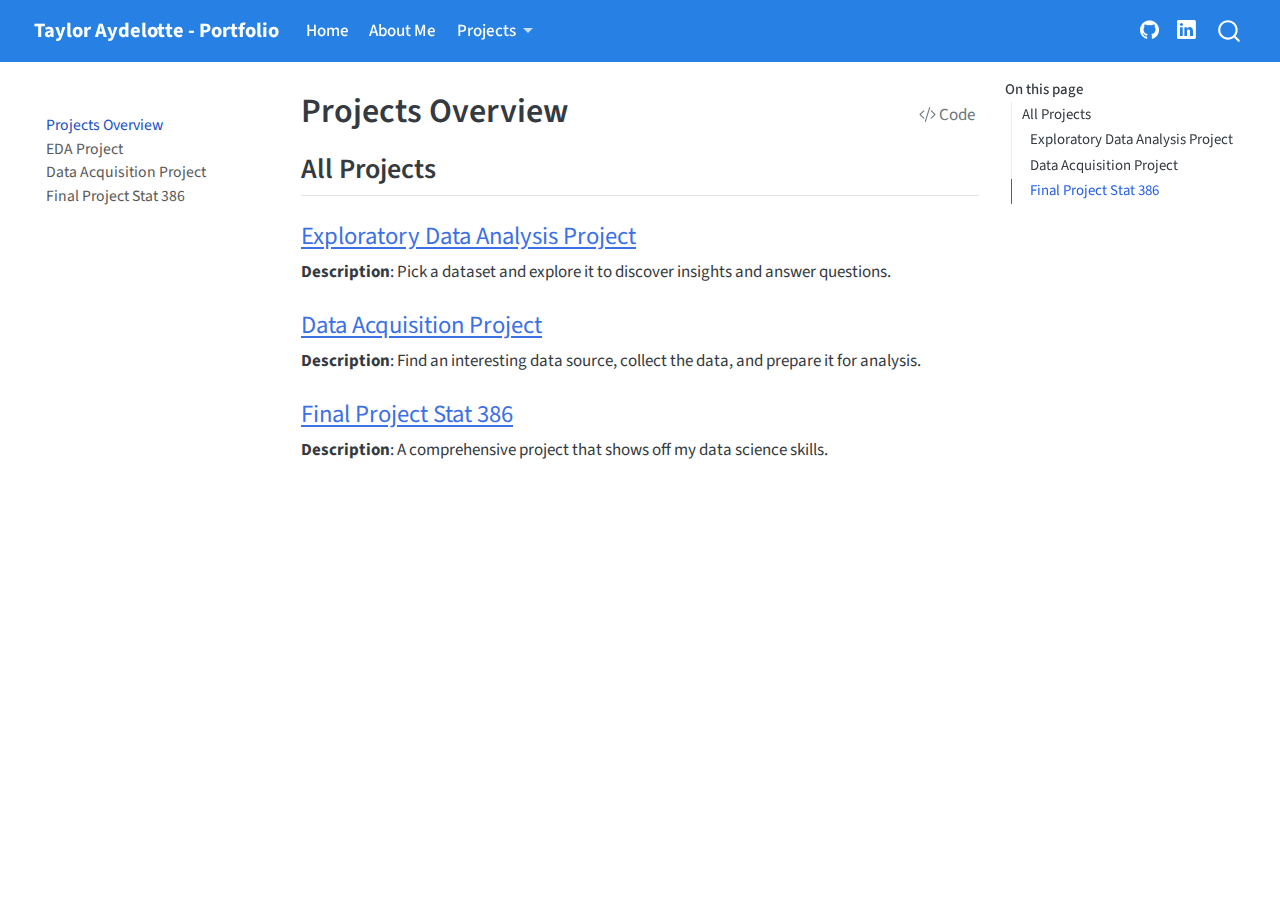
<file: docs/projects/index.html>
<!DOCTYPE html>
<html xmlns="http://www.w3.org/1999/xhtml" lang="en" xml:lang="en"><head>

<meta charset="utf-8">
<meta name="generator" content="quarto-1.8.24">

<meta name="viewport" content="width=device-width, initial-scale=1.0, user-scalable=yes">


<title>Projects Overview – Taylor Aydelotte - Portfolio</title>
<style>
code{white-space: pre-wrap;}
span.smallcaps{font-variant: small-caps;}
div.columns{display: flex; gap: min(4vw, 1.5em);}
div.column{flex: auto; overflow-x: auto;}
div.hanging-indent{margin-left: 1.5em; text-indent: -1.5em;}
ul.task-list{list-style: none;}
ul.task-list li input[type="checkbox"] {
  width: 0.8em;
  margin: 0 0.8em 0.2em -1em; /* quarto-specific, see https://github.com/quarto-dev/quarto-cli/issues/4556 */ 
  vertical-align: middle;
}
/* CSS for syntax highlighting */
html { -webkit-text-size-adjust: 100%; }
pre > code.sourceCode { white-space: pre; position: relative; }
pre > code.sourceCode > span { display: inline-block; line-height: 1.25; }
pre > code.sourceCode > span:empty { height: 1.2em; }
.sourceCode { overflow: visible; }
code.sourceCode > span { color: inherit; text-decoration: inherit; }
div.sourceCode { margin: 1em 0; }
pre.sourceCode { margin: 0; }
@media screen {
div.sourceCode { overflow: auto; }
}
@media print {
pre > code.sourceCode { white-space: pre-wrap; }
pre > code.sourceCode > span { text-indent: -5em; padding-left: 5em; }
}
pre.numberSource code
  { counter-reset: source-line 0; }
pre.numberSource code > span
  { position: relative; left: -4em; counter-increment: source-line; }
pre.numberSource code > span > a:first-child::before
  { content: counter(source-line);
    position: relative; left: -1em; text-align: right; vertical-align: baseline;
    border: none; display: inline-block;
    -webkit-touch-callout: none; -webkit-user-select: none;
    -khtml-user-select: none; -moz-user-select: none;
    -ms-user-select: none; user-select: none;
    padding: 0 4px; width: 4em;
  }
pre.numberSource { margin-left: 3em;  padding-left: 4px; }
div.sourceCode
  {   }
@media screen {
pre > code.sourceCode > span > a:first-child::before { text-decoration: underline; }
}
</style>


<script src="../site_libs/quarto-nav/quarto-nav.js"></script>
<script src="../site_libs/quarto-nav/headroom.min.js"></script>
<script src="../site_libs/clipboard/clipboard.min.js"></script>
<script src="../site_libs/quarto-search/autocomplete.umd.js"></script>
<script src="../site_libs/quarto-search/fuse.min.js"></script>
<script src="../site_libs/quarto-search/quarto-search.js"></script>
<meta name="quarto:offset" content="../">
<script src="../site_libs/quarto-html/quarto.js" type="module"></script>
<script src="../site_libs/quarto-html/tabsets/tabsets.js" type="module"></script>
<script src="../site_libs/quarto-html/axe/axe-check.js" type="module"></script>
<script src="../site_libs/quarto-html/popper.min.js"></script>
<script src="../site_libs/quarto-html/tippy.umd.min.js"></script>
<script src="../site_libs/quarto-html/anchor.min.js"></script>
<link href="../site_libs/quarto-html/tippy.css" rel="stylesheet">
<link href="../site_libs/quarto-html/quarto-syntax-highlighting-dc55a5b9e770e841cd82e46aadbfb9b0.css" rel="stylesheet" id="quarto-text-highlighting-styles">
<script src="../site_libs/bootstrap/bootstrap.min.js"></script>
<link href="../site_libs/bootstrap/bootstrap-icons.css" rel="stylesheet">
<link href="../site_libs/bootstrap/bootstrap-029b10fc0dc652dab2ec1ac156c1a037.min.css" rel="stylesheet" append-hash="true" id="quarto-bootstrap" data-mode="light">
<script id="quarto-search-options" type="application/json">{
  "location": "navbar",
  "copy-button": false,
  "collapse-after": 3,
  "panel-placement": "end",
  "type": "overlay",
  "limit": 50,
  "keyboard-shortcut": [
    "f",
    "/",
    "s"
  ],
  "show-item-context": false,
  "language": {
    "search-no-results-text": "No results",
    "search-matching-documents-text": "matching documents",
    "search-copy-link-title": "Copy link to search",
    "search-hide-matches-text": "Hide additional matches",
    "search-more-match-text": "more match in this document",
    "search-more-matches-text": "more matches in this document",
    "search-clear-button-title": "Clear",
    "search-text-placeholder": "",
    "search-detached-cancel-button-title": "Cancel",
    "search-submit-button-title": "Submit",
    "search-label": "Search"
  }
}</script>


<link rel="stylesheet" href="../styles.css">
</head>

<body class="nav-sidebar floating nav-fixed quarto-light">

<div id="quarto-search-results"></div>
  <header id="quarto-header" class="headroom fixed-top">
    <nav class="navbar navbar-expand-lg " data-bs-theme="dark">
      <div class="navbar-container container-fluid">
      <div class="navbar-brand-container mx-auto">
    <a href="../index.html" class="navbar-brand navbar-brand-logo">
    </a>
    <a class="navbar-brand" href="../index.html">
    <span class="navbar-title">Taylor Aydelotte - Portfolio</span>
    </a>
  </div>
            <div id="quarto-search" class="" title="Search"></div>
          <button class="navbar-toggler" type="button" data-bs-toggle="collapse" data-bs-target="#navbarCollapse" aria-controls="navbarCollapse" role="menu" aria-expanded="false" aria-label="Toggle navigation" onclick="if (window.quartoToggleHeadroom) { window.quartoToggleHeadroom(); }">
  <span class="navbar-toggler-icon"></span>
</button>
          <div class="collapse navbar-collapse" id="navbarCollapse">
            <ul class="navbar-nav navbar-nav-scroll me-auto">
  <li class="nav-item">
    <a class="nav-link active" href="../index.html" aria-current="page"> 
<span class="menu-text">Home</span></a>
  </li>  
  <li class="nav-item">
    <a class="nav-link" href="../about.html"> 
<span class="menu-text">About Me</span></a>
  </li>  
  <li class="nav-item dropdown ">
    <a class="nav-link dropdown-toggle" href="#" id="nav-menu-projects" role="link" data-bs-toggle="dropdown" aria-expanded="false">
 <span class="menu-text">Projects</span>
    </a>
    <ul class="dropdown-menu" aria-labelledby="nav-menu-projects">    
        <li>
    <a class="dropdown-item" href="../projects/index.html">
 <span class="dropdown-text">All Projects</span></a>
  </li>  
        <li><hr class="dropdown-divider"></li>
        <li>
    <a class="dropdown-item" href="../projects/eda.html">
 <span class="dropdown-text">Exploratory Data Analysis</span></a>
  </li>  
        <li>
    <a class="dropdown-item" href="../projects/data-acquisition.html">
 <span class="dropdown-text">Data Acquisition</span></a>
  </li>  
        <li>
    <a class="dropdown-item" href="../projects/final-project.html">
 <span class="dropdown-text">Final Project Stat 386</span></a>
  </li>  
    </ul>
  </li>
</ul>
            <ul class="navbar-nav navbar-nav-scroll ms-auto">
  <li class="nav-item compact">
    <a class="nav-link" href="https://github.com/aydelottetaylor"> <i class="bi bi-github" role="img">
</i> 
<span class="menu-text"></span></a>
  </li>  
  <li class="nav-item compact">
    <a class="nav-link" href="https://www.linkedin.com/in/taylor-aydelotte-318b5022a/"> <i class="bi bi-linkedin" role="img">
</i> 
<span class="menu-text"></span></a>
  </li>  
</ul>
          </div> <!-- /navcollapse -->
            <div class="quarto-navbar-tools">
</div>
      </div> <!-- /container-fluid -->
    </nav>
  <nav class="quarto-secondary-nav">
    <div class="container-fluid d-flex">
      <button type="button" class="quarto-btn-toggle btn" data-bs-toggle="collapse" role="button" data-bs-target=".quarto-sidebar-collapse-item" aria-controls="quarto-sidebar" aria-expanded="false" aria-label="Toggle sidebar navigation" onclick="if (window.quartoToggleHeadroom) { window.quartoToggleHeadroom(); }">
        <i class="bi bi-layout-text-sidebar-reverse"></i>
      </button>
        <nav class="quarto-page-breadcrumbs" aria-label="breadcrumb"><ol class="breadcrumb"><li class="breadcrumb-item"><a href="../projects/index.html">Projects Overview</a></li></ol></nav>
        <a class="flex-grow-1" role="navigation" data-bs-toggle="collapse" data-bs-target=".quarto-sidebar-collapse-item" aria-controls="quarto-sidebar" aria-expanded="false" aria-label="Toggle sidebar navigation" onclick="if (window.quartoToggleHeadroom) { window.quartoToggleHeadroom(); }">      
        </a>
    </div>
  </nav>
</header>
<!-- content -->
<div id="quarto-content" class="quarto-container page-columns page-rows-contents page-layout-article page-navbar">
<!-- sidebar -->
  <nav id="quarto-sidebar" class="sidebar collapse collapse-horizontal quarto-sidebar-collapse-item sidebar-navigation floating overflow-auto">
    <div class="pt-lg-2 mt-2 text-left sidebar-header sidebar-header-stacked">
      <a href="../index.html" class="sidebar-logo-link">
      </a>
      </div>
    <div class="sidebar-menu-container"> 
    <ul class="list-unstyled mt-1">
        <li class="sidebar-item">
  <div class="sidebar-item-container"> 
  <a href="../projects/index.html" class="sidebar-item-text sidebar-link active">
 <span class="menu-text">Projects Overview</span></a>
  </div>
</li>
        <li class="sidebar-item">
  <div class="sidebar-item-container"> 
  <a href="../projects/eda.html" class="sidebar-item-text sidebar-link">
 <span class="menu-text">EDA Project</span></a>
  </div>
</li>
        <li class="sidebar-item">
  <div class="sidebar-item-container"> 
  <a href="../projects/data-acquisition.html" class="sidebar-item-text sidebar-link">
 <span class="menu-text">Data Acquisition Project</span></a>
  </div>
</li>
        <li class="sidebar-item">
  <div class="sidebar-item-container"> 
  <a href="../projects/final-project.html" class="sidebar-item-text sidebar-link">
 <span class="menu-text">Final Project Stat 386</span></a>
  </div>
</li>
    </ul>
    </div>
</nav>
<div id="quarto-sidebar-glass" class="quarto-sidebar-collapse-item" data-bs-toggle="collapse" data-bs-target=".quarto-sidebar-collapse-item"></div>
<!-- margin-sidebar -->
    <div id="quarto-margin-sidebar" class="sidebar margin-sidebar">
        <nav id="TOC" role="doc-toc" class="toc-active">
    <h2 id="toc-title">On this page</h2>
   
  <ul>
  <li><a href="#all-projects" id="toc-all-projects" class="nav-link active" data-scroll-target="#all-projects">All Projects</a>
  <ul class="collapse">
  <li><a href="#exploratory-data-analysis-project" id="toc-exploratory-data-analysis-project" class="nav-link" data-scroll-target="#exploratory-data-analysis-project">Exploratory Data Analysis Project</a></li>
  <li><a href="#data-acquisition-project" id="toc-data-acquisition-project" class="nav-link" data-scroll-target="#data-acquisition-project">Data Acquisition Project</a></li>
  <li><a href="#final-project-stat-386" id="toc-final-project-stat-386" class="nav-link" data-scroll-target="#final-project-stat-386">Final Project Stat 386</a></li>
  </ul></li>
  </ul>
</nav>
    </div>
<!-- main -->
<main class="content" id="quarto-document-content">

<header id="title-block-header" class="quarto-title-block default">
<div class="quarto-title">
<div class="quarto-title-block"><div><h1 class="title">Projects Overview</h1><button type="button" class="btn code-tools-button" id="quarto-code-tools-source"><i class="bi"></i> Code</button></div></div>
</div>



<div class="quarto-title-meta">

    
  
    
  </div>
  


</header>


<section id="all-projects" class="level2">
<h2 class="anchored" data-anchor-id="all-projects">All Projects</h2>
<section id="exploratory-data-analysis-project" class="level3">
<h3 class="anchored" data-anchor-id="exploratory-data-analysis-project"><a href="../projects/eda.html">Exploratory Data Analysis Project</a></h3>
<p><strong>Description</strong>: Pick a dataset and explore it to discover insights and answer questions.</p>
</section>
<section id="data-acquisition-project" class="level3">
<h3 class="anchored" data-anchor-id="data-acquisition-project"><a href="../projects/data-acquisition.html">Data Acquisition Project</a></h3>
<p><strong>Description</strong>: Find an interesting data source, collect the data, and prepare it for analysis.</p>
</section>
<section id="final-project-stat-386" class="level3">
<h3 class="anchored" data-anchor-id="final-project-stat-386"><a href="../projects/final-project.html">Final Project Stat 386</a></h3>
<p><strong>Description</strong>: A comprehensive project that shows off my data science skills.</p>


<!-- -->

</section>
</section>

</main> <!-- /main -->
<script id="quarto-html-after-body" type="application/javascript">
  window.document.addEventListener("DOMContentLoaded", function (event) {
    const icon = "";
    const anchorJS = new window.AnchorJS();
    anchorJS.options = {
      placement: 'right',
      icon: icon
    };
    anchorJS.add('.anchored');
    const isCodeAnnotation = (el) => {
      for (const clz of el.classList) {
        if (clz.startsWith('code-annotation-')) {                     
          return true;
        }
      }
      return false;
    }
    const onCopySuccess = function(e) {
      // button target
      const button = e.trigger;
      // don't keep focus
      button.blur();
      // flash "checked"
      button.classList.add('code-copy-button-checked');
      var currentTitle = button.getAttribute("title");
      button.setAttribute("title", "Copied!");
      let tooltip;
      if (window.bootstrap) {
        button.setAttribute("data-bs-toggle", "tooltip");
        button.setAttribute("data-bs-placement", "left");
        button.setAttribute("data-bs-title", "Copied!");
        tooltip = new bootstrap.Tooltip(button, 
          { trigger: "manual", 
            customClass: "code-copy-button-tooltip",
            offset: [0, -8]});
        tooltip.show();    
      }
      setTimeout(function() {
        if (tooltip) {
          tooltip.hide();
          button.removeAttribute("data-bs-title");
          button.removeAttribute("data-bs-toggle");
          button.removeAttribute("data-bs-placement");
        }
        button.setAttribute("title", currentTitle);
        button.classList.remove('code-copy-button-checked');
      }, 1000);
      // clear code selection
      e.clearSelection();
    }
    const getTextToCopy = function(trigger) {
      const outerScaffold = trigger.parentElement.cloneNode(true);
      const codeEl = outerScaffold.querySelector('code');
      for (const childEl of codeEl.children) {
        if (isCodeAnnotation(childEl)) {
          childEl.remove();
        }
      }
      return codeEl.innerText;
    }
    const clipboard = new window.ClipboardJS('.code-copy-button:not([data-in-quarto-modal])', {
      text: getTextToCopy
    });
    clipboard.on('success', onCopySuccess);
    if (window.document.getElementById('quarto-embedded-source-code-modal')) {
      const clipboardModal = new window.ClipboardJS('.code-copy-button[data-in-quarto-modal]', {
        text: getTextToCopy,
        container: window.document.getElementById('quarto-embedded-source-code-modal')
      });
      clipboardModal.on('success', onCopySuccess);
    }
    const viewSource = window.document.getElementById('quarto-view-source') ||
                       window.document.getElementById('quarto-code-tools-source');
    if (viewSource) {
      const sourceUrl = viewSource.getAttribute("data-quarto-source-url");
      viewSource.addEventListener("click", function(e) {
        if (sourceUrl) {
          // rstudio viewer pane
          if (/\bcapabilities=\b/.test(window.location)) {
            window.open(sourceUrl);
          } else {
            window.location.href = sourceUrl;
          }
        } else {
          const modal = new bootstrap.Modal(document.getElementById('quarto-embedded-source-code-modal'));
          modal.show();
        }
        return false;
      });
    }
    function toggleCodeHandler(show) {
      return function(e) {
        const detailsSrc = window.document.querySelectorAll(".cell > details > .sourceCode");
        for (let i=0; i<detailsSrc.length; i++) {
          const details = detailsSrc[i].parentElement;
          if (show) {
            details.open = true;
          } else {
            details.removeAttribute("open");
          }
        }
        const cellCodeDivs = window.document.querySelectorAll(".cell > .sourceCode");
        const fromCls = show ? "hidden" : "unhidden";
        const toCls = show ? "unhidden" : "hidden";
        for (let i=0; i<cellCodeDivs.length; i++) {
          const codeDiv = cellCodeDivs[i];
          if (codeDiv.classList.contains(fromCls)) {
            codeDiv.classList.remove(fromCls);
            codeDiv.classList.add(toCls);
          } 
        }
        return false;
      }
    }
    const hideAllCode = window.document.getElementById("quarto-hide-all-code");
    if (hideAllCode) {
      hideAllCode.addEventListener("click", toggleCodeHandler(false));
    }
    const showAllCode = window.document.getElementById("quarto-show-all-code");
    if (showAllCode) {
      showAllCode.addEventListener("click", toggleCodeHandler(true));
    }
      var localhostRegex = new RegExp(/^(?:http|https):\/\/localhost\:?[0-9]*\//);
      var mailtoRegex = new RegExp(/^mailto:/);
        var filterRegex = new RegExp('/' + window.location.host + '/');
      var isInternal = (href) => {
          return filterRegex.test(href) || localhostRegex.test(href) || mailtoRegex.test(href);
      }
      // Inspect non-navigation links and adorn them if external
     var links = window.document.querySelectorAll('a[href]:not(.nav-link):not(.navbar-brand):not(.toc-action):not(.sidebar-link):not(.sidebar-item-toggle):not(.pagination-link):not(.no-external):not([aria-hidden]):not(.dropdown-item):not(.quarto-navigation-tool):not(.about-link)');
      for (var i=0; i<links.length; i++) {
        const link = links[i];
        if (!isInternal(link.href)) {
          // undo the damage that might have been done by quarto-nav.js in the case of
          // links that we want to consider external
          if (link.dataset.originalHref !== undefined) {
            link.href = link.dataset.originalHref;
          }
        }
      }
    function tippyHover(el, contentFn, onTriggerFn, onUntriggerFn) {
      const config = {
        allowHTML: true,
        maxWidth: 500,
        delay: 100,
        arrow: false,
        appendTo: function(el) {
            return el.parentElement;
        },
        interactive: true,
        interactiveBorder: 10,
        theme: 'quarto',
        placement: 'bottom-start',
      };
      if (contentFn) {
        config.content = contentFn;
      }
      if (onTriggerFn) {
        config.onTrigger = onTriggerFn;
      }
      if (onUntriggerFn) {
        config.onUntrigger = onUntriggerFn;
      }
      window.tippy(el, config); 
    }
    const noterefs = window.document.querySelectorAll('a[role="doc-noteref"]');
    for (var i=0; i<noterefs.length; i++) {
      const ref = noterefs[i];
      tippyHover(ref, function() {
        // use id or data attribute instead here
        let href = ref.getAttribute('data-footnote-href') || ref.getAttribute('href');
        try { href = new URL(href).hash; } catch {}
        const id = href.replace(/^#\/?/, "");
        const note = window.document.getElementById(id);
        if (note) {
          return note.innerHTML;
        } else {
          return "";
        }
      });
    }
    const xrefs = window.document.querySelectorAll('a.quarto-xref');
    const processXRef = (id, note) => {
      // Strip column container classes
      const stripColumnClz = (el) => {
        el.classList.remove("page-full", "page-columns");
        if (el.children) {
          for (const child of el.children) {
            stripColumnClz(child);
          }
        }
      }
      stripColumnClz(note)
      if (id === null || id.startsWith('sec-')) {
        // Special case sections, only their first couple elements
        const container = document.createElement("div");
        if (note.children && note.children.length > 2) {
          container.appendChild(note.children[0].cloneNode(true));
          for (let i = 1; i < note.children.length; i++) {
            const child = note.children[i];
            if (child.tagName === "P" && child.innerText === "") {
              continue;
            } else {
              container.appendChild(child.cloneNode(true));
              break;
            }
          }
          if (window.Quarto?.typesetMath) {
            window.Quarto.typesetMath(container);
          }
          return container.innerHTML
        } else {
          if (window.Quarto?.typesetMath) {
            window.Quarto.typesetMath(note);
          }
          return note.innerHTML;
        }
      } else {
        // Remove any anchor links if they are present
        const anchorLink = note.querySelector('a.anchorjs-link');
        if (anchorLink) {
          anchorLink.remove();
        }
        if (window.Quarto?.typesetMath) {
          window.Quarto.typesetMath(note);
        }
        if (note.classList.contains("callout")) {
          return note.outerHTML;
        } else {
          return note.innerHTML;
        }
      }
    }
    for (var i=0; i<xrefs.length; i++) {
      const xref = xrefs[i];
      tippyHover(xref, undefined, function(instance) {
        instance.disable();
        let url = xref.getAttribute('href');
        let hash = undefined; 
        if (url.startsWith('#')) {
          hash = url;
        } else {
          try { hash = new URL(url).hash; } catch {}
        }
        if (hash) {
          const id = hash.replace(/^#\/?/, "");
          const note = window.document.getElementById(id);
          if (note !== null) {
            try {
              const html = processXRef(id, note.cloneNode(true));
              instance.setContent(html);
            } finally {
              instance.enable();
              instance.show();
            }
          } else {
            // See if we can fetch this
            fetch(url.split('#')[0])
            .then(res => res.text())
            .then(html => {
              const parser = new DOMParser();
              const htmlDoc = parser.parseFromString(html, "text/html");
              const note = htmlDoc.getElementById(id);
              if (note !== null) {
                const html = processXRef(id, note);
                instance.setContent(html);
              } 
            }).finally(() => {
              instance.enable();
              instance.show();
            });
          }
        } else {
          // See if we can fetch a full url (with no hash to target)
          // This is a special case and we should probably do some content thinning / targeting
          fetch(url)
          .then(res => res.text())
          .then(html => {
            const parser = new DOMParser();
            const htmlDoc = parser.parseFromString(html, "text/html");
            const note = htmlDoc.querySelector('main.content');
            if (note !== null) {
              // This should only happen for chapter cross references
              // (since there is no id in the URL)
              // remove the first header
              if (note.children.length > 0 && note.children[0].tagName === "HEADER") {
                note.children[0].remove();
              }
              const html = processXRef(null, note);
              instance.setContent(html);
            } 
          }).finally(() => {
            instance.enable();
            instance.show();
          });
        }
      }, function(instance) {
      });
    }
        let selectedAnnoteEl;
        const selectorForAnnotation = ( cell, annotation) => {
          let cellAttr = 'data-code-cell="' + cell + '"';
          let lineAttr = 'data-code-annotation="' +  annotation + '"';
          const selector = 'span[' + cellAttr + '][' + lineAttr + ']';
          return selector;
        }
        const selectCodeLines = (annoteEl) => {
          const doc = window.document;
          const targetCell = annoteEl.getAttribute("data-target-cell");
          const targetAnnotation = annoteEl.getAttribute("data-target-annotation");
          const annoteSpan = window.document.querySelector(selectorForAnnotation(targetCell, targetAnnotation));
          const lines = annoteSpan.getAttribute("data-code-lines").split(",");
          const lineIds = lines.map((line) => {
            return targetCell + "-" + line;
          })
          let top = null;
          let height = null;
          let parent = null;
          if (lineIds.length > 0) {
              //compute the position of the single el (top and bottom and make a div)
              const el = window.document.getElementById(lineIds[0]);
              top = el.offsetTop;
              height = el.offsetHeight;
              parent = el.parentElement.parentElement;
            if (lineIds.length > 1) {
              const lastEl = window.document.getElementById(lineIds[lineIds.length - 1]);
              const bottom = lastEl.offsetTop + lastEl.offsetHeight;
              height = bottom - top;
            }
            if (top !== null && height !== null && parent !== null) {
              // cook up a div (if necessary) and position it 
              let div = window.document.getElementById("code-annotation-line-highlight");
              if (div === null) {
                div = window.document.createElement("div");
                div.setAttribute("id", "code-annotation-line-highlight");
                div.style.position = 'absolute';
                parent.appendChild(div);
              }
              div.style.top = top - 2 + "px";
              div.style.height = height + 4 + "px";
              div.style.left = 0;
              let gutterDiv = window.document.getElementById("code-annotation-line-highlight-gutter");
              if (gutterDiv === null) {
                gutterDiv = window.document.createElement("div");
                gutterDiv.setAttribute("id", "code-annotation-line-highlight-gutter");
                gutterDiv.style.position = 'absolute';
                const codeCell = window.document.getElementById(targetCell);
                const gutter = codeCell.querySelector('.code-annotation-gutter');
                gutter.appendChild(gutterDiv);
              }
              gutterDiv.style.top = top - 2 + "px";
              gutterDiv.style.height = height + 4 + "px";
            }
            selectedAnnoteEl = annoteEl;
          }
        };
        const unselectCodeLines = () => {
          const elementsIds = ["code-annotation-line-highlight", "code-annotation-line-highlight-gutter"];
          elementsIds.forEach((elId) => {
            const div = window.document.getElementById(elId);
            if (div) {
              div.remove();
            }
          });
          selectedAnnoteEl = undefined;
        };
          // Handle positioning of the toggle
      window.addEventListener(
        "resize",
        throttle(() => {
          elRect = undefined;
          if (selectedAnnoteEl) {
            selectCodeLines(selectedAnnoteEl);
          }
        }, 10)
      );
      function throttle(fn, ms) {
      let throttle = false;
      let timer;
        return (...args) => {
          if(!throttle) { // first call gets through
              fn.apply(this, args);
              throttle = true;
          } else { // all the others get throttled
              if(timer) clearTimeout(timer); // cancel #2
              timer = setTimeout(() => {
                fn.apply(this, args);
                timer = throttle = false;
              }, ms);
          }
        };
      }
        // Attach click handler to the DT
        const annoteDls = window.document.querySelectorAll('dt[data-target-cell]');
        for (const annoteDlNode of annoteDls) {
          annoteDlNode.addEventListener('click', (event) => {
            const clickedEl = event.target;
            if (clickedEl !== selectedAnnoteEl) {
              unselectCodeLines();
              const activeEl = window.document.querySelector('dt[data-target-cell].code-annotation-active');
              if (activeEl) {
                activeEl.classList.remove('code-annotation-active');
              }
              selectCodeLines(clickedEl);
              clickedEl.classList.add('code-annotation-active');
            } else {
              // Unselect the line
              unselectCodeLines();
              clickedEl.classList.remove('code-annotation-active');
            }
          });
        }
    const findCites = (el) => {
      const parentEl = el.parentElement;
      if (parentEl) {
        const cites = parentEl.dataset.cites;
        if (cites) {
          return {
            el,
            cites: cites.split(' ')
          };
        } else {
          return findCites(el.parentElement)
        }
      } else {
        return undefined;
      }
    };
    var bibliorefs = window.document.querySelectorAll('a[role="doc-biblioref"]');
    for (var i=0; i<bibliorefs.length; i++) {
      const ref = bibliorefs[i];
      const citeInfo = findCites(ref);
      if (citeInfo) {
        tippyHover(citeInfo.el, function() {
          var popup = window.document.createElement('div');
          citeInfo.cites.forEach(function(cite) {
            var citeDiv = window.document.createElement('div');
            citeDiv.classList.add('hanging-indent');
            citeDiv.classList.add('csl-entry');
            var biblioDiv = window.document.getElementById('ref-' + cite);
            if (biblioDiv) {
              citeDiv.innerHTML = biblioDiv.innerHTML;
            }
            popup.appendChild(citeDiv);
          });
          return popup.innerHTML;
        });
      }
    }
  });
  </script><div class="modal fade" id="quarto-embedded-source-code-modal" tabindex="-1" aria-labelledby="quarto-embedded-source-code-modal-label" aria-hidden="true"><div class="modal-dialog modal-dialog-scrollable"><div class="modal-content"><div class="modal-header"><h5 class="modal-title" id="quarto-embedded-source-code-modal-label">Source Code</h5><button class="btn-close" data-bs-dismiss="modal"></button></div><div class="modal-body"><div class="">
<div class="code-copy-outer-scaffold"><div class="sourceCode" id="cb1" data-shortcodes="false"><pre class="sourceCode markdown code-with-copy"><code class="sourceCode markdown"><span id="cb1-1"><a href="#cb1-1" aria-hidden="true" tabindex="-1"></a><span class="co">---</span></span>
<span id="cb1-2"><a href="#cb1-2" aria-hidden="true" tabindex="-1"></a><span class="an">title:</span><span class="co"> "Projects Overview"</span></span>
<span id="cb1-3"><a href="#cb1-3" aria-hidden="true" tabindex="-1"></a><span class="co">---</span></span>
<span id="cb1-4"><a href="#cb1-4" aria-hidden="true" tabindex="-1"></a></span>
<span id="cb1-5"><a href="#cb1-5" aria-hidden="true" tabindex="-1"></a><span class="fu">## All Projects</span></span>
<span id="cb1-6"><a href="#cb1-6" aria-hidden="true" tabindex="-1"></a></span>
<span id="cb1-7"><a href="#cb1-7" aria-hidden="true" tabindex="-1"></a><span class="fu">### [Exploratory Data Analysis Project](eda.md)</span></span>
<span id="cb1-8"><a href="#cb1-8" aria-hidden="true" tabindex="-1"></a>**Description**: Pick a dataset and explore it to discover insights and answer questions.</span>
<span id="cb1-9"><a href="#cb1-9" aria-hidden="true" tabindex="-1"></a></span>
<span id="cb1-10"><a href="#cb1-10" aria-hidden="true" tabindex="-1"></a><span class="fu">### [Data Acquisition Project](data-acquisition.md)</span></span>
<span id="cb1-11"><a href="#cb1-11" aria-hidden="true" tabindex="-1"></a>**Description**: Find an interesting data source, collect the data, and prepare it for analysis.</span>
<span id="cb1-12"><a href="#cb1-12" aria-hidden="true" tabindex="-1"></a></span>
<span id="cb1-13"><a href="#cb1-13" aria-hidden="true" tabindex="-1"></a><span class="fu">### [Final Project Stat 386](final-project.md)</span></span>
<span id="cb1-14"><a href="#cb1-14" aria-hidden="true" tabindex="-1"></a>**Description**: A comprehensive project that shows off my data science skills.</span></code></pre></div><button title="Copy to Clipboard" class="code-copy-button" data-in-quarto-modal=""><i class="bi"></i></button></div>
</div></div></div></div></div>
</div> <!-- /content -->




</body></html>
</file>
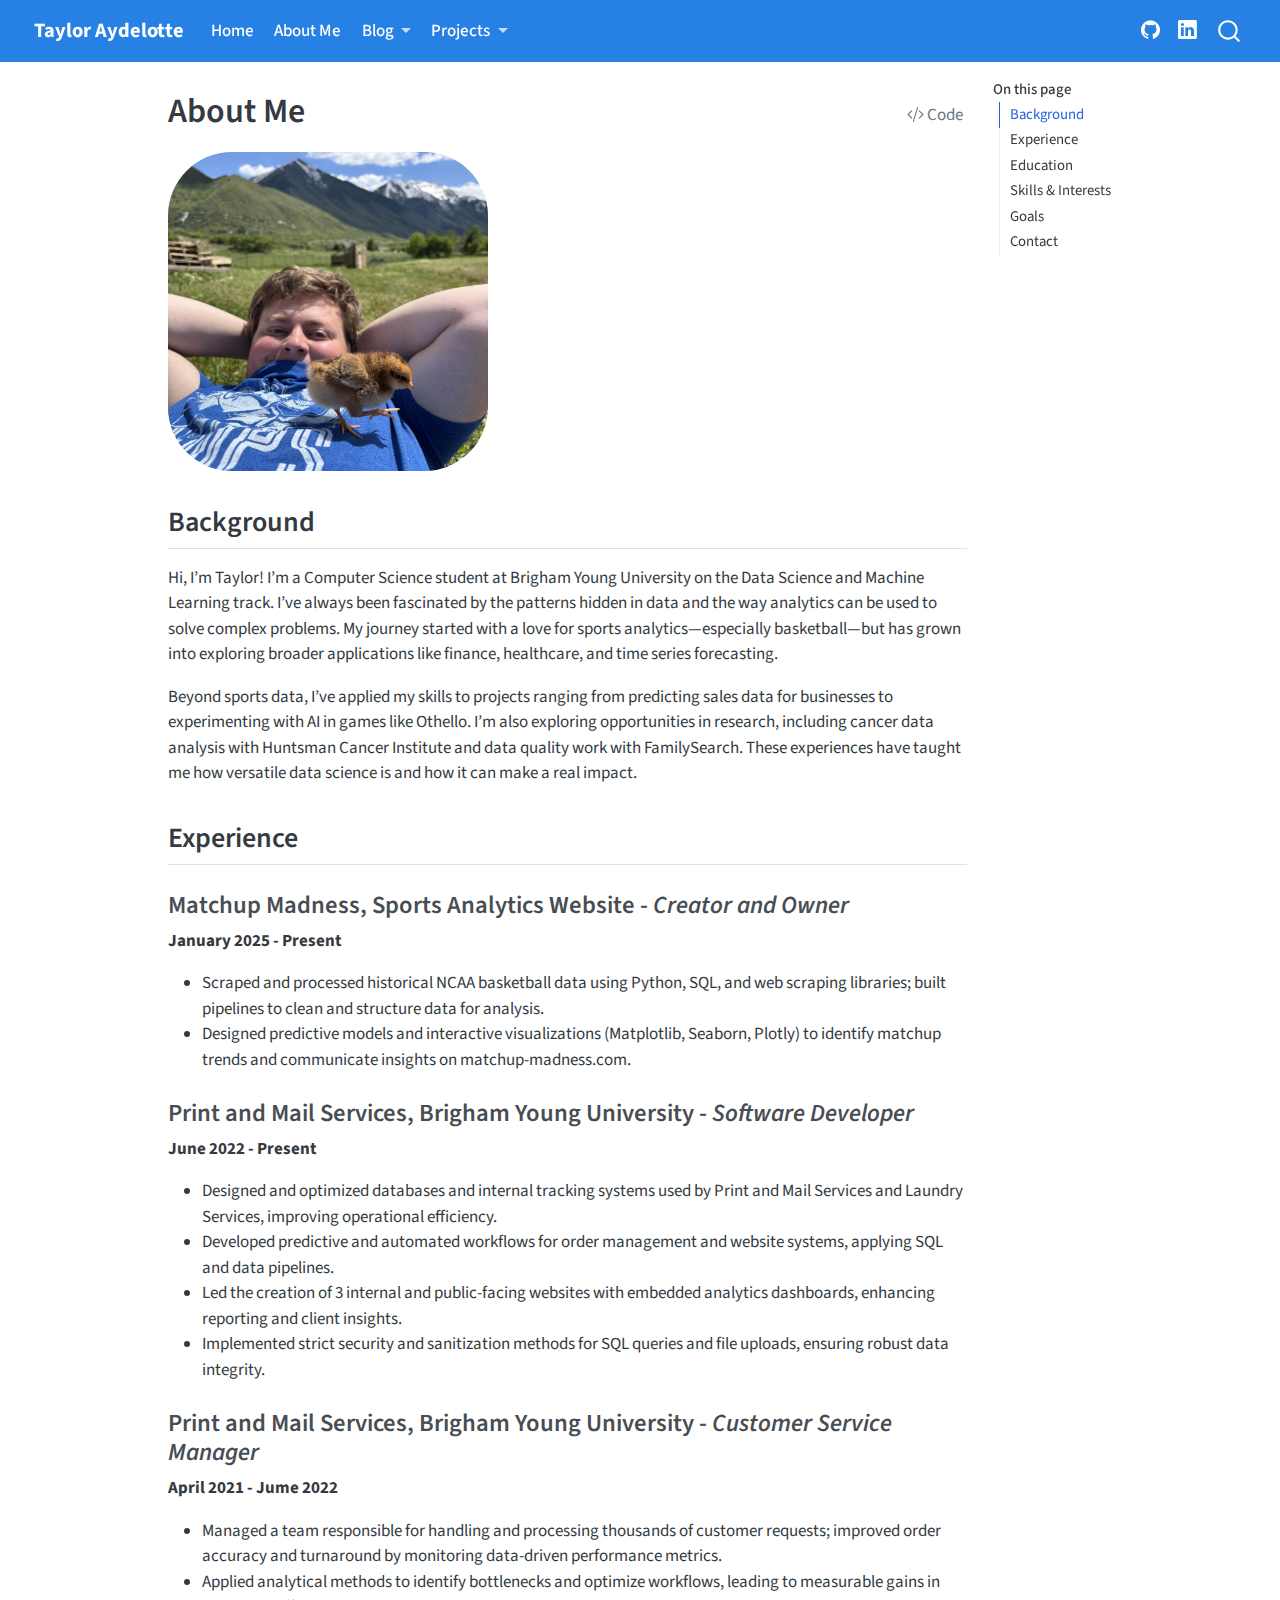
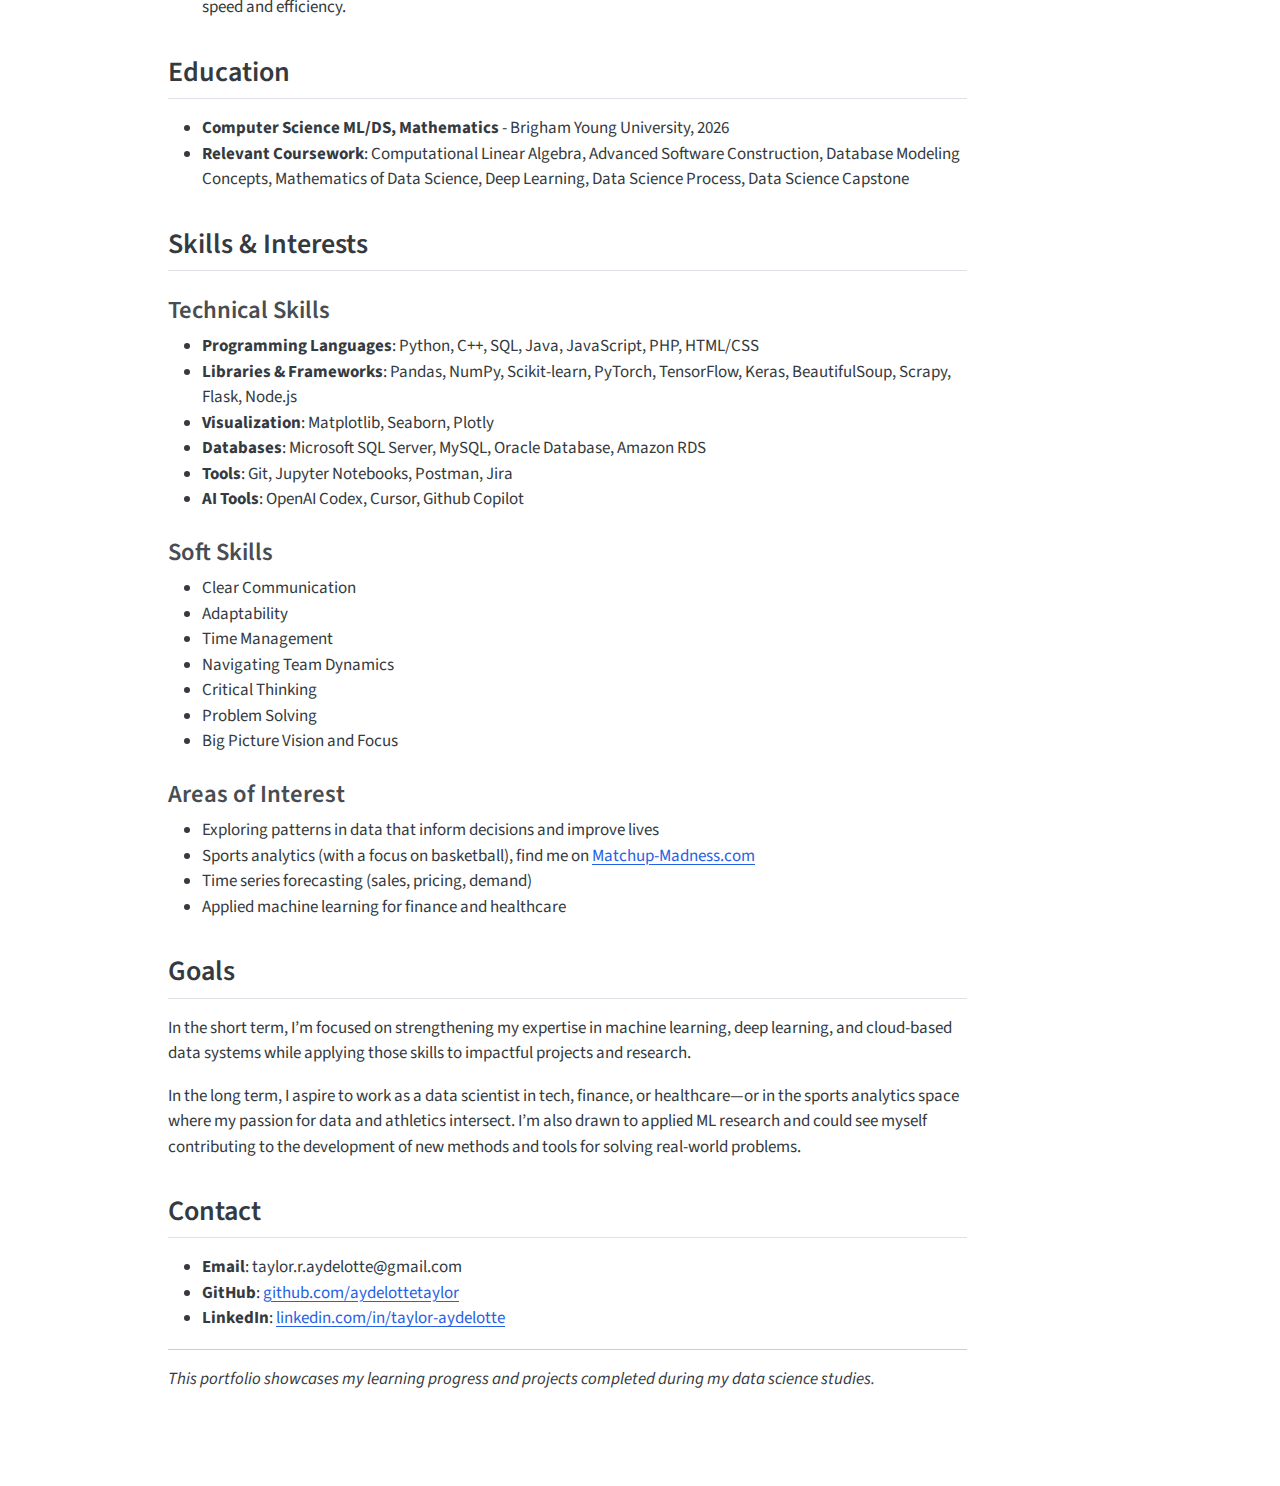
<file: docs/about.html>
<!DOCTYPE html>
<html xmlns="http://www.w3.org/1999/xhtml" lang="en" xml:lang="en"><head>

<meta charset="utf-8">
<meta name="generator" content="quarto-1.8.24">

<meta name="viewport" content="width=device-width, initial-scale=1.0, user-scalable=yes">


<title>About Me – Taylor Aydelotte</title>
<style>
code{white-space: pre-wrap;}
span.smallcaps{font-variant: small-caps;}
div.columns{display: flex; gap: min(4vw, 1.5em);}
div.column{flex: auto; overflow-x: auto;}
div.hanging-indent{margin-left: 1.5em; text-indent: -1.5em;}
ul.task-list{list-style: none;}
ul.task-list li input[type="checkbox"] {
  width: 0.8em;
  margin: 0 0.8em 0.2em -1em; /* quarto-specific, see https://github.com/quarto-dev/quarto-cli/issues/4556 */ 
  vertical-align: middle;
}
/* CSS for syntax highlighting */
html { -webkit-text-size-adjust: 100%; }
pre > code.sourceCode { white-space: pre; position: relative; }
pre > code.sourceCode > span { display: inline-block; line-height: 1.25; }
pre > code.sourceCode > span:empty { height: 1.2em; }
.sourceCode { overflow: visible; }
code.sourceCode > span { color: inherit; text-decoration: inherit; }
div.sourceCode { margin: 1em 0; }
pre.sourceCode { margin: 0; }
@media screen {
div.sourceCode { overflow: auto; }
}
@media print {
pre > code.sourceCode { white-space: pre-wrap; }
pre > code.sourceCode > span { text-indent: -5em; padding-left: 5em; }
}
pre.numberSource code
  { counter-reset: source-line 0; }
pre.numberSource code > span
  { position: relative; left: -4em; counter-increment: source-line; }
pre.numberSource code > span > a:first-child::before
  { content: counter(source-line);
    position: relative; left: -1em; text-align: right; vertical-align: baseline;
    border: none; display: inline-block;
    -webkit-touch-callout: none; -webkit-user-select: none;
    -khtml-user-select: none; -moz-user-select: none;
    -ms-user-select: none; user-select: none;
    padding: 0 4px; width: 4em;
  }
pre.numberSource { margin-left: 3em;  padding-left: 4px; }
div.sourceCode
  {   }
@media screen {
pre > code.sourceCode > span > a:first-child::before { text-decoration: underline; }
}
</style>


<script src="site_libs/quarto-nav/quarto-nav.js"></script>
<script src="site_libs/quarto-nav/headroom.min.js"></script>
<script src="site_libs/clipboard/clipboard.min.js"></script>
<script src="site_libs/quarto-search/autocomplete.umd.js"></script>
<script src="site_libs/quarto-search/fuse.min.js"></script>
<script src="site_libs/quarto-search/quarto-search.js"></script>
<meta name="quarto:offset" content="./">
<script src="site_libs/quarto-html/quarto.js" type="module"></script>
<script src="site_libs/quarto-html/tabsets/tabsets.js" type="module"></script>
<script src="site_libs/quarto-html/axe/axe-check.js" type="module"></script>
<script src="site_libs/quarto-html/popper.min.js"></script>
<script src="site_libs/quarto-html/tippy.umd.min.js"></script>
<script src="site_libs/quarto-html/anchor.min.js"></script>
<link href="site_libs/quarto-html/tippy.css" rel="stylesheet">
<link href="site_libs/quarto-html/quarto-syntax-highlighting-dc55a5b9e770e841cd82e46aadbfb9b0.css" rel="stylesheet" id="quarto-text-highlighting-styles">
<script src="site_libs/bootstrap/bootstrap.min.js"></script>
<link href="site_libs/bootstrap/bootstrap-icons.css" rel="stylesheet">
<link href="site_libs/bootstrap/bootstrap-029b10fc0dc652dab2ec1ac156c1a037.min.css" rel="stylesheet" append-hash="true" id="quarto-bootstrap" data-mode="light">
<script id="quarto-search-options" type="application/json">{
  "location": "navbar",
  "copy-button": false,
  "collapse-after": 3,
  "panel-placement": "end",
  "type": "overlay",
  "limit": 50,
  "keyboard-shortcut": [
    "f",
    "/",
    "s"
  ],
  "show-item-context": false,
  "language": {
    "search-no-results-text": "No results",
    "search-matching-documents-text": "matching documents",
    "search-copy-link-title": "Copy link to search",
    "search-hide-matches-text": "Hide additional matches",
    "search-more-match-text": "more match in this document",
    "search-more-matches-text": "more matches in this document",
    "search-clear-button-title": "Clear",
    "search-text-placeholder": "",
    "search-detached-cancel-button-title": "Cancel",
    "search-submit-button-title": "Submit",
    "search-label": "Search"
  }
}</script>


<link rel="stylesheet" href="styles.css">
</head>

<body class="nav-fixed quarto-light">

<div id="quarto-search-results"></div>
  <header id="quarto-header" class="headroom fixed-top">
    <nav class="navbar navbar-expand-lg " data-bs-theme="dark">
      <div class="navbar-container container-fluid">
      <div class="navbar-brand-container mx-auto">
    <a href="./index.html" class="navbar-brand navbar-brand-logo">
    </a>
    <a class="navbar-brand" href="./index.html">
    <span class="navbar-title">Taylor Aydelotte</span>
    </a>
  </div>
            <div id="quarto-search" class="" title="Search"></div>
          <button class="navbar-toggler" type="button" data-bs-toggle="collapse" data-bs-target="#navbarCollapse" aria-controls="navbarCollapse" role="menu" aria-expanded="false" aria-label="Toggle navigation" onclick="if (window.quartoToggleHeadroom) { window.quartoToggleHeadroom(); }">
  <span class="navbar-toggler-icon"></span>
</button>
          <div class="collapse navbar-collapse" id="navbarCollapse">
            <ul class="navbar-nav navbar-nav-scroll me-auto">
  <li class="nav-item">
    <a class="nav-link" href="./index.html"> 
<span class="menu-text">Home</span></a>
  </li>  
  <li class="nav-item">
    <a class="nav-link active" href="./about.html" aria-current="page"> 
<span class="menu-text">About Me</span></a>
  </li>  
  <li class="nav-item dropdown ">
    <a class="nav-link dropdown-toggle" href="#" id="nav-menu-blog" role="link" data-bs-toggle="dropdown" aria-expanded="false">
 <span class="menu-text">Blog</span>
    </a>
    <ul class="dropdown-menu" aria-labelledby="nav-menu-blog">    
        <li>
    <a class="dropdown-item" href="./posts/index.html">
 <span class="dropdown-text">All Blog Posts</span></a>
  </li>  
        <li>
    <a class="dropdown-item" href="./posts/2025-09-29-WhatMakesAContender.html">
 <span class="dropdown-text">2025-09-29 - What Makes A Contender</span></a>
  </li>  
        <li>
    <a class="dropdown-item" href="./posts/2025-09-18-BYUBasketball.html">
 <span class="dropdown-text">2025-09-18 - BYU Basketball</span></a>
  </li>  
    </ul>
  </li>
  <li class="nav-item dropdown ">
    <a class="nav-link dropdown-toggle" href="#" id="nav-menu-projects" role="link" data-bs-toggle="dropdown" aria-expanded="false">
 <span class="menu-text">Projects</span>
    </a>
    <ul class="dropdown-menu" aria-labelledby="nav-menu-projects">    
        <li>
    <a class="dropdown-item" href="./projects/index.html">
 <span class="dropdown-text">All Projects</span></a>
  </li>  
        <li><hr class="dropdown-divider"></li>
        <li>
    <a class="dropdown-item" href="./projects/eda.html">
 <span class="dropdown-text">Exploratory Data Analysis</span></a>
  </li>  
        <li>
    <a class="dropdown-item" href="./projects/data-acquisition.html">
 <span class="dropdown-text">Data Acquisition</span></a>
  </li>  
        <li>
    <a class="dropdown-item" href="./projects/final-project.html">
 <span class="dropdown-text">Final Project Stat 386</span></a>
  </li>  
    </ul>
  </li>
</ul>
            <ul class="navbar-nav navbar-nav-scroll ms-auto">
  <li class="nav-item compact">
    <a class="nav-link" href="https://github.com/aydelottetaylor"> <i class="bi bi-github" role="img">
</i> 
<span class="menu-text"></span></a>
  </li>  
  <li class="nav-item compact">
    <a class="nav-link" href="https://www.linkedin.com/in/taylor-aydelotte-318b5022a/"> <i class="bi bi-linkedin" role="img">
</i> 
<span class="menu-text"></span></a>
  </li>  
</ul>
          </div> <!-- /navcollapse -->
            <div class="quarto-navbar-tools">
</div>
      </div> <!-- /container-fluid -->
    </nav>
</header>
<!-- content -->
<div id="quarto-content" class="quarto-container page-columns page-rows-contents page-layout-article page-navbar">
<!-- sidebar -->
<!-- margin-sidebar -->
    <div id="quarto-margin-sidebar" class="sidebar margin-sidebar">
        <nav id="TOC" role="doc-toc" class="toc-active">
    <h2 id="toc-title">On this page</h2>
   
  <ul>
  <li><a href="#background" id="toc-background" class="nav-link active" data-scroll-target="#background">Background</a></li>
  <li><a href="#experience" id="toc-experience" class="nav-link" data-scroll-target="#experience">Experience</a>
  <ul class="collapse">
  <li><a href="#matchup-madness-sports-analytics-website---creator-and-owner" id="toc-matchup-madness-sports-analytics-website---creator-and-owner" class="nav-link" data-scroll-target="#matchup-madness-sports-analytics-website---creator-and-owner">Matchup Madness, Sports Analytics Website - <em>Creator and Owner</em></a></li>
  <li><a href="#print-and-mail-services-brigham-young-university---software-developer" id="toc-print-and-mail-services-brigham-young-university---software-developer" class="nav-link" data-scroll-target="#print-and-mail-services-brigham-young-university---software-developer">Print and Mail Services, Brigham Young University - <em>Software Developer</em></a></li>
  <li><a href="#print-and-mail-services-brigham-young-university---customer-service-manager" id="toc-print-and-mail-services-brigham-young-university---customer-service-manager" class="nav-link" data-scroll-target="#print-and-mail-services-brigham-young-university---customer-service-manager">Print and Mail Services, Brigham Young University - <em>Customer Service Manager</em></a></li>
  </ul></li>
  <li><a href="#education" id="toc-education" class="nav-link" data-scroll-target="#education">Education</a></li>
  <li><a href="#skills-interests" id="toc-skills-interests" class="nav-link" data-scroll-target="#skills-interests">Skills &amp; Interests</a>
  <ul class="collapse">
  <li><a href="#technical-skills" id="toc-technical-skills" class="nav-link" data-scroll-target="#technical-skills">Technical Skills</a></li>
  <li><a href="#soft-skills" id="toc-soft-skills" class="nav-link" data-scroll-target="#soft-skills">Soft Skills</a></li>
  <li><a href="#areas-of-interest" id="toc-areas-of-interest" class="nav-link" data-scroll-target="#areas-of-interest">Areas of Interest</a></li>
  </ul></li>
  <li><a href="#goals" id="toc-goals" class="nav-link" data-scroll-target="#goals">Goals</a></li>
  <li><a href="#contact" id="toc-contact" class="nav-link" data-scroll-target="#contact">Contact</a></li>
  </ul>
</nav>
    </div>
<!-- main -->
<main class="content" id="quarto-document-content">

<header id="title-block-header" class="quarto-title-block default">
<div class="quarto-title">
<div class="quarto-title-block"><div><h1 class="title">About Me</h1><button type="button" class="btn code-tools-button" id="quarto-code-tools-source"><i class="bi"></i> Code</button></div></div>
</div>



<div class="quarto-title-meta">

    
  
    
  </div>
  


</header>


<p><img src=".\resources/me4.jpg" class="img-fluid" style="border-radius: 20%;width:40.0%"></p>
<section id="background" class="level2">
<h2 class="anchored" data-anchor-id="background">Background</h2>
<p>Hi, I’m Taylor! I’m a Computer Science student at Brigham Young University on the Data Science and Machine Learning track. I’ve always been fascinated by the patterns hidden in data and the way analytics can be used to solve complex problems. My journey started with a love for sports analytics—especially basketball—but has grown into exploring broader applications like finance, healthcare, and time series forecasting.</p>
<p>Beyond sports data, I’ve applied my skills to projects ranging from predicting sales data for businesses to experimenting with AI in games like Othello. I’m also exploring opportunities in research, including cancer data analysis with Huntsman Cancer Institute and data quality work with FamilySearch. These experiences have taught me how versatile data science is and how it can make a real impact.</p>
</section>
<section id="experience" class="level2">
<h2 class="anchored" data-anchor-id="experience">Experience</h2>
<section id="matchup-madness-sports-analytics-website---creator-and-owner" class="level3">
<h3 class="anchored" data-anchor-id="matchup-madness-sports-analytics-website---creator-and-owner">Matchup Madness, Sports Analytics Website - <em>Creator and Owner</em></h3>
<p><strong>January 2025 - Present</strong></p>
<ul>
<li>Scraped and processed historical NCAA basketball data using Python, SQL, and web scraping libraries; built pipelines to clean and structure data for analysis.<br>
</li>
<li>Designed predictive models and interactive visualizations (Matplotlib, Seaborn, Plotly) to identify matchup trends and communicate insights on matchup-madness.com.</li>
</ul>
</section>
<section id="print-and-mail-services-brigham-young-university---software-developer" class="level3">
<h3 class="anchored" data-anchor-id="print-and-mail-services-brigham-young-university---software-developer">Print and Mail Services, Brigham Young University - <em>Software Developer</em></h3>
<p><strong>June 2022 - Present</strong></p>
<ul>
<li>Designed and optimized databases and internal tracking systems used by Print and Mail Services and Laundry Services, improving operational efficiency.<br>
</li>
<li>Developed predictive and automated workflows for order management and website systems, applying SQL and data pipelines.<br>
</li>
<li>Led the creation of 3 internal and public-facing websites with embedded analytics dashboards, enhancing reporting and client insights.<br>
</li>
<li>Implemented strict security and sanitization methods for SQL queries and file uploads, ensuring robust data integrity.</li>
</ul>
</section>
<section id="print-and-mail-services-brigham-young-university---customer-service-manager" class="level3">
<h3 class="anchored" data-anchor-id="print-and-mail-services-brigham-young-university---customer-service-manager">Print and Mail Services, Brigham Young University - <em>Customer Service Manager</em></h3>
<p><strong>April 2021 - Jume 2022</strong></p>
<ul>
<li>Managed a team responsible for handling and processing thousands of customer requests; improved order accuracy and turnaround by monitoring data-driven performance metrics.<br>
</li>
<li>Applied analytical methods to identify bottlenecks and optimize workflows, leading to measurable gains in speed and efficiency.</li>
</ul>
</section>
</section>
<section id="education" class="level2">
<h2 class="anchored" data-anchor-id="education">Education</h2>
<ul>
<li><strong>Computer Science ML/DS, Mathematics</strong> - Brigham Young University, 2026</li>
<li><strong>Relevant Coursework</strong>: Computational Linear Algebra, Advanced Software Construction, Database Modeling Concepts, Mathematics of Data Science, Deep Learning, Data Science Process, Data Science Capstone</li>
</ul>
</section>
<section id="skills-interests" class="level2">
<h2 class="anchored" data-anchor-id="skills-interests">Skills &amp; Interests</h2>
<section id="technical-skills" class="level3">
<h3 class="anchored" data-anchor-id="technical-skills">Technical Skills</h3>
<ul>
<li><strong>Programming Languages</strong>: Python, C++, SQL, Java, JavaScript, PHP, HTML/CSS<br>
</li>
<li><strong>Libraries &amp; Frameworks</strong>: Pandas, NumPy, Scikit-learn, PyTorch, TensorFlow, Keras, BeautifulSoup, Scrapy, Flask, Node.js<br>
</li>
<li><strong>Visualization</strong>: Matplotlib, Seaborn, Plotly<br>
</li>
<li><strong>Databases</strong>: Microsoft SQL Server, MySQL, Oracle Database, Amazon RDS<br>
</li>
<li><strong>Tools</strong>: Git, Jupyter Notebooks, Postman, Jira</li>
<li><strong>AI Tools</strong>: OpenAI Codex, Cursor, Github Copilot</li>
</ul>
</section>
<section id="soft-skills" class="level3">
<h3 class="anchored" data-anchor-id="soft-skills">Soft Skills</h3>
<ul>
<li>Clear Communication<br>
</li>
<li>Adaptability<br>
</li>
<li>Time Management<br>
</li>
<li>Navigating Team Dynamics<br>
</li>
<li>Critical Thinking<br>
</li>
<li>Problem Solving<br>
</li>
<li>Big Picture Vision and Focus</li>
</ul>
</section>
<section id="areas-of-interest" class="level3">
<h3 class="anchored" data-anchor-id="areas-of-interest">Areas of Interest</h3>
<ul>
<li>Exploring patterns in data that inform decisions and improve lives<br>
</li>
<li>Sports analytics (with a focus on basketball), find me on <a href="https://matchup-madness.com">Matchup-Madness.com</a><br>
</li>
<li>Time series forecasting (sales, pricing, demand)<br>
</li>
<li>Applied machine learning for finance and healthcare</li>
</ul>
</section>
</section>
<section id="goals" class="level2">
<h2 class="anchored" data-anchor-id="goals">Goals</h2>
<p>In the short term, I’m focused on strengthening my expertise in machine learning, deep learning, and cloud-based data systems while applying those skills to impactful projects and research.</p>
<p>In the long term, I aspire to work as a data scientist in tech, finance, or healthcare—or in the sports analytics space where my passion for data and athletics intersect. I’m also drawn to applied ML research and could see myself contributing to the development of new methods and tools for solving real-world problems.</p>
</section>
<section id="contact" class="level2">
<h2 class="anchored" data-anchor-id="contact">Contact</h2>
<ul>
<li><strong>Email</strong>: taylor.r.aydelotte@gmail.com</li>
<li><strong>GitHub</strong>: <a href="https://github.com/aydelottetaylor">github.com/aydelottetaylor</a></li>
<li><strong>LinkedIn</strong>: <a href="https://www.linkedin.com/in/taylor-aydelotte-318b5022a/">linkedin.com/in/taylor-aydelotte</a></li>
</ul>
<hr>
<p><em>This portfolio showcases my learning progress and projects completed during my data science studies.</em></p>


<!-- -->

</section>

</main> <!-- /main -->
<script id="quarto-html-after-body" type="application/javascript">
  window.document.addEventListener("DOMContentLoaded", function (event) {
    const icon = "";
    const anchorJS = new window.AnchorJS();
    anchorJS.options = {
      placement: 'right',
      icon: icon
    };
    anchorJS.add('.anchored');
    const isCodeAnnotation = (el) => {
      for (const clz of el.classList) {
        if (clz.startsWith('code-annotation-')) {                     
          return true;
        }
      }
      return false;
    }
    const onCopySuccess = function(e) {
      // button target
      const button = e.trigger;
      // don't keep focus
      button.blur();
      // flash "checked"
      button.classList.add('code-copy-button-checked');
      var currentTitle = button.getAttribute("title");
      button.setAttribute("title", "Copied!");
      let tooltip;
      if (window.bootstrap) {
        button.setAttribute("data-bs-toggle", "tooltip");
        button.setAttribute("data-bs-placement", "left");
        button.setAttribute("data-bs-title", "Copied!");
        tooltip = new bootstrap.Tooltip(button, 
          { trigger: "manual", 
            customClass: "code-copy-button-tooltip",
            offset: [0, -8]});
        tooltip.show();    
      }
      setTimeout(function() {
        if (tooltip) {
          tooltip.hide();
          button.removeAttribute("data-bs-title");
          button.removeAttribute("data-bs-toggle");
          button.removeAttribute("data-bs-placement");
        }
        button.setAttribute("title", currentTitle);
        button.classList.remove('code-copy-button-checked');
      }, 1000);
      // clear code selection
      e.clearSelection();
    }
    const getTextToCopy = function(trigger) {
      const outerScaffold = trigger.parentElement.cloneNode(true);
      const codeEl = outerScaffold.querySelector('code');
      for (const childEl of codeEl.children) {
        if (isCodeAnnotation(childEl)) {
          childEl.remove();
        }
      }
      return codeEl.innerText;
    }
    const clipboard = new window.ClipboardJS('.code-copy-button:not([data-in-quarto-modal])', {
      text: getTextToCopy
    });
    clipboard.on('success', onCopySuccess);
    if (window.document.getElementById('quarto-embedded-source-code-modal')) {
      const clipboardModal = new window.ClipboardJS('.code-copy-button[data-in-quarto-modal]', {
        text: getTextToCopy,
        container: window.document.getElementById('quarto-embedded-source-code-modal')
      });
      clipboardModal.on('success', onCopySuccess);
    }
    const viewSource = window.document.getElementById('quarto-view-source') ||
                       window.document.getElementById('quarto-code-tools-source');
    if (viewSource) {
      const sourceUrl = viewSource.getAttribute("data-quarto-source-url");
      viewSource.addEventListener("click", function(e) {
        if (sourceUrl) {
          // rstudio viewer pane
          if (/\bcapabilities=\b/.test(window.location)) {
            window.open(sourceUrl);
          } else {
            window.location.href = sourceUrl;
          }
        } else {
          const modal = new bootstrap.Modal(document.getElementById('quarto-embedded-source-code-modal'));
          modal.show();
        }
        return false;
      });
    }
    function toggleCodeHandler(show) {
      return function(e) {
        const detailsSrc = window.document.querySelectorAll(".cell > details > .sourceCode");
        for (let i=0; i<detailsSrc.length; i++) {
          const details = detailsSrc[i].parentElement;
          if (show) {
            details.open = true;
          } else {
            details.removeAttribute("open");
          }
        }
        const cellCodeDivs = window.document.querySelectorAll(".cell > .sourceCode");
        const fromCls = show ? "hidden" : "unhidden";
        const toCls = show ? "unhidden" : "hidden";
        for (let i=0; i<cellCodeDivs.length; i++) {
          const codeDiv = cellCodeDivs[i];
          if (codeDiv.classList.contains(fromCls)) {
            codeDiv.classList.remove(fromCls);
            codeDiv.classList.add(toCls);
          } 
        }
        return false;
      }
    }
    const hideAllCode = window.document.getElementById("quarto-hide-all-code");
    if (hideAllCode) {
      hideAllCode.addEventListener("click", toggleCodeHandler(false));
    }
    const showAllCode = window.document.getElementById("quarto-show-all-code");
    if (showAllCode) {
      showAllCode.addEventListener("click", toggleCodeHandler(true));
    }
      var localhostRegex = new RegExp(/^(?:http|https):\/\/localhost\:?[0-9]*\//);
      var mailtoRegex = new RegExp(/^mailto:/);
        var filterRegex = new RegExp('/' + window.location.host + '/');
      var isInternal = (href) => {
          return filterRegex.test(href) || localhostRegex.test(href) || mailtoRegex.test(href);
      }
      // Inspect non-navigation links and adorn them if external
     var links = window.document.querySelectorAll('a[href]:not(.nav-link):not(.navbar-brand):not(.toc-action):not(.sidebar-link):not(.sidebar-item-toggle):not(.pagination-link):not(.no-external):not([aria-hidden]):not(.dropdown-item):not(.quarto-navigation-tool):not(.about-link)');
      for (var i=0; i<links.length; i++) {
        const link = links[i];
        if (!isInternal(link.href)) {
          // undo the damage that might have been done by quarto-nav.js in the case of
          // links that we want to consider external
          if (link.dataset.originalHref !== undefined) {
            link.href = link.dataset.originalHref;
          }
        }
      }
    function tippyHover(el, contentFn, onTriggerFn, onUntriggerFn) {
      const config = {
        allowHTML: true,
        maxWidth: 500,
        delay: 100,
        arrow: false,
        appendTo: function(el) {
            return el.parentElement;
        },
        interactive: true,
        interactiveBorder: 10,
        theme: 'quarto',
        placement: 'bottom-start',
      };
      if (contentFn) {
        config.content = contentFn;
      }
      if (onTriggerFn) {
        config.onTrigger = onTriggerFn;
      }
      if (onUntriggerFn) {
        config.onUntrigger = onUntriggerFn;
      }
      window.tippy(el, config); 
    }
    const noterefs = window.document.querySelectorAll('a[role="doc-noteref"]');
    for (var i=0; i<noterefs.length; i++) {
      const ref = noterefs[i];
      tippyHover(ref, function() {
        // use id or data attribute instead here
        let href = ref.getAttribute('data-footnote-href') || ref.getAttribute('href');
        try { href = new URL(href).hash; } catch {}
        const id = href.replace(/^#\/?/, "");
        const note = window.document.getElementById(id);
        if (note) {
          return note.innerHTML;
        } else {
          return "";
        }
      });
    }
    const xrefs = window.document.querySelectorAll('a.quarto-xref');
    const processXRef = (id, note) => {
      // Strip column container classes
      const stripColumnClz = (el) => {
        el.classList.remove("page-full", "page-columns");
        if (el.children) {
          for (const child of el.children) {
            stripColumnClz(child);
          }
        }
      }
      stripColumnClz(note)
      if (id === null || id.startsWith('sec-')) {
        // Special case sections, only their first couple elements
        const container = document.createElement("div");
        if (note.children && note.children.length > 2) {
          container.appendChild(note.children[0].cloneNode(true));
          for (let i = 1; i < note.children.length; i++) {
            const child = note.children[i];
            if (child.tagName === "P" && child.innerText === "") {
              continue;
            } else {
              container.appendChild(child.cloneNode(true));
              break;
            }
          }
          if (window.Quarto?.typesetMath) {
            window.Quarto.typesetMath(container);
          }
          return container.innerHTML
        } else {
          if (window.Quarto?.typesetMath) {
            window.Quarto.typesetMath(note);
          }
          return note.innerHTML;
        }
      } else {
        // Remove any anchor links if they are present
        const anchorLink = note.querySelector('a.anchorjs-link');
        if (anchorLink) {
          anchorLink.remove();
        }
        if (window.Quarto?.typesetMath) {
          window.Quarto.typesetMath(note);
        }
        if (note.classList.contains("callout")) {
          return note.outerHTML;
        } else {
          return note.innerHTML;
        }
      }
    }
    for (var i=0; i<xrefs.length; i++) {
      const xref = xrefs[i];
      tippyHover(xref, undefined, function(instance) {
        instance.disable();
        let url = xref.getAttribute('href');
        let hash = undefined; 
        if (url.startsWith('#')) {
          hash = url;
        } else {
          try { hash = new URL(url).hash; } catch {}
        }
        if (hash) {
          const id = hash.replace(/^#\/?/, "");
          const note = window.document.getElementById(id);
          if (note !== null) {
            try {
              const html = processXRef(id, note.cloneNode(true));
              instance.setContent(html);
            } finally {
              instance.enable();
              instance.show();
            }
          } else {
            // See if we can fetch this
            fetch(url.split('#')[0])
            .then(res => res.text())
            .then(html => {
              const parser = new DOMParser();
              const htmlDoc = parser.parseFromString(html, "text/html");
              const note = htmlDoc.getElementById(id);
              if (note !== null) {
                const html = processXRef(id, note);
                instance.setContent(html);
              } 
            }).finally(() => {
              instance.enable();
              instance.show();
            });
          }
        } else {
          // See if we can fetch a full url (with no hash to target)
          // This is a special case and we should probably do some content thinning / targeting
          fetch(url)
          .then(res => res.text())
          .then(html => {
            const parser = new DOMParser();
            const htmlDoc = parser.parseFromString(html, "text/html");
            const note = htmlDoc.querySelector('main.content');
            if (note !== null) {
              // This should only happen for chapter cross references
              // (since there is no id in the URL)
              // remove the first header
              if (note.children.length > 0 && note.children[0].tagName === "HEADER") {
                note.children[0].remove();
              }
              const html = processXRef(null, note);
              instance.setContent(html);
            } 
          }).finally(() => {
            instance.enable();
            instance.show();
          });
        }
      }, function(instance) {
      });
    }
        let selectedAnnoteEl;
        const selectorForAnnotation = ( cell, annotation) => {
          let cellAttr = 'data-code-cell="' + cell + '"';
          let lineAttr = 'data-code-annotation="' +  annotation + '"';
          const selector = 'span[' + cellAttr + '][' + lineAttr + ']';
          return selector;
        }
        const selectCodeLines = (annoteEl) => {
          const doc = window.document;
          const targetCell = annoteEl.getAttribute("data-target-cell");
          const targetAnnotation = annoteEl.getAttribute("data-target-annotation");
          const annoteSpan = window.document.querySelector(selectorForAnnotation(targetCell, targetAnnotation));
          const lines = annoteSpan.getAttribute("data-code-lines").split(",");
          const lineIds = lines.map((line) => {
            return targetCell + "-" + line;
          })
          let top = null;
          let height = null;
          let parent = null;
          if (lineIds.length > 0) {
              //compute the position of the single el (top and bottom and make a div)
              const el = window.document.getElementById(lineIds[0]);
              top = el.offsetTop;
              height = el.offsetHeight;
              parent = el.parentElement.parentElement;
            if (lineIds.length > 1) {
              const lastEl = window.document.getElementById(lineIds[lineIds.length - 1]);
              const bottom = lastEl.offsetTop + lastEl.offsetHeight;
              height = bottom - top;
            }
            if (top !== null && height !== null && parent !== null) {
              // cook up a div (if necessary) and position it 
              let div = window.document.getElementById("code-annotation-line-highlight");
              if (div === null) {
                div = window.document.createElement("div");
                div.setAttribute("id", "code-annotation-line-highlight");
                div.style.position = 'absolute';
                parent.appendChild(div);
              }
              div.style.top = top - 2 + "px";
              div.style.height = height + 4 + "px";
              div.style.left = 0;
              let gutterDiv = window.document.getElementById("code-annotation-line-highlight-gutter");
              if (gutterDiv === null) {
                gutterDiv = window.document.createElement("div");
                gutterDiv.setAttribute("id", "code-annotation-line-highlight-gutter");
                gutterDiv.style.position = 'absolute';
                const codeCell = window.document.getElementById(targetCell);
                const gutter = codeCell.querySelector('.code-annotation-gutter');
                gutter.appendChild(gutterDiv);
              }
              gutterDiv.style.top = top - 2 + "px";
              gutterDiv.style.height = height + 4 + "px";
            }
            selectedAnnoteEl = annoteEl;
          }
        };
        const unselectCodeLines = () => {
          const elementsIds = ["code-annotation-line-highlight", "code-annotation-line-highlight-gutter"];
          elementsIds.forEach((elId) => {
            const div = window.document.getElementById(elId);
            if (div) {
              div.remove();
            }
          });
          selectedAnnoteEl = undefined;
        };
          // Handle positioning of the toggle
      window.addEventListener(
        "resize",
        throttle(() => {
          elRect = undefined;
          if (selectedAnnoteEl) {
            selectCodeLines(selectedAnnoteEl);
          }
        }, 10)
      );
      function throttle(fn, ms) {
      let throttle = false;
      let timer;
        return (...args) => {
          if(!throttle) { // first call gets through
              fn.apply(this, args);
              throttle = true;
          } else { // all the others get throttled
              if(timer) clearTimeout(timer); // cancel #2
              timer = setTimeout(() => {
                fn.apply(this, args);
                timer = throttle = false;
              }, ms);
          }
        };
      }
        // Attach click handler to the DT
        const annoteDls = window.document.querySelectorAll('dt[data-target-cell]');
        for (const annoteDlNode of annoteDls) {
          annoteDlNode.addEventListener('click', (event) => {
            const clickedEl = event.target;
            if (clickedEl !== selectedAnnoteEl) {
              unselectCodeLines();
              const activeEl = window.document.querySelector('dt[data-target-cell].code-annotation-active');
              if (activeEl) {
                activeEl.classList.remove('code-annotation-active');
              }
              selectCodeLines(clickedEl);
              clickedEl.classList.add('code-annotation-active');
            } else {
              // Unselect the line
              unselectCodeLines();
              clickedEl.classList.remove('code-annotation-active');
            }
          });
        }
    const findCites = (el) => {
      const parentEl = el.parentElement;
      if (parentEl) {
        const cites = parentEl.dataset.cites;
        if (cites) {
          return {
            el,
            cites: cites.split(' ')
          };
        } else {
          return findCites(el.parentElement)
        }
      } else {
        return undefined;
      }
    };
    var bibliorefs = window.document.querySelectorAll('a[role="doc-biblioref"]');
    for (var i=0; i<bibliorefs.length; i++) {
      const ref = bibliorefs[i];
      const citeInfo = findCites(ref);
      if (citeInfo) {
        tippyHover(citeInfo.el, function() {
          var popup = window.document.createElement('div');
          citeInfo.cites.forEach(function(cite) {
            var citeDiv = window.document.createElement('div');
            citeDiv.classList.add('hanging-indent');
            citeDiv.classList.add('csl-entry');
            var biblioDiv = window.document.getElementById('ref-' + cite);
            if (biblioDiv) {
              citeDiv.innerHTML = biblioDiv.innerHTML;
            }
            popup.appendChild(citeDiv);
          });
          return popup.innerHTML;
        });
      }
    }
  });
  </script><div class="modal fade" id="quarto-embedded-source-code-modal" tabindex="-1" aria-labelledby="quarto-embedded-source-code-modal-label" aria-hidden="true"><div class="modal-dialog modal-dialog-scrollable"><div class="modal-content"><div class="modal-header"><h5 class="modal-title" id="quarto-embedded-source-code-modal-label">Source Code</h5><button class="btn-close" data-bs-dismiss="modal"></button></div><div class="modal-body"><div class="">
<div class="code-copy-outer-scaffold"><div class="sourceCode" id="cb1" data-shortcodes="false"><pre class="sourceCode markdown code-with-copy"><code class="sourceCode markdown"><span id="cb1-1"><a href="#cb1-1" aria-hidden="true" tabindex="-1"></a><span class="co">---</span></span>
<span id="cb1-2"><a href="#cb1-2" aria-hidden="true" tabindex="-1"></a><span class="an">title:</span><span class="co"> "About Me"</span></span>
<span id="cb1-3"><a href="#cb1-3" aria-hidden="true" tabindex="-1"></a><span class="co">---</span></span>
<span id="cb1-4"><a href="#cb1-4" aria-hidden="true" tabindex="-1"></a></span>
<span id="cb1-5"><a href="#cb1-5" aria-hidden="true" tabindex="-1"></a><span class="al">![](/resources/me4.jpg)</span>{width=40% style="border-radius: 20%"}</span>
<span id="cb1-6"><a href="#cb1-6" aria-hidden="true" tabindex="-1"></a></span>
<span id="cb1-7"><a href="#cb1-7" aria-hidden="true" tabindex="-1"></a><span class="fu">## Background</span></span>
<span id="cb1-8"><a href="#cb1-8" aria-hidden="true" tabindex="-1"></a></span>
<span id="cb1-9"><a href="#cb1-9" aria-hidden="true" tabindex="-1"></a>Hi, I’m Taylor! I’m a Computer Science student at Brigham Young University on the Data Science and Machine Learning track. I’ve always been fascinated by the patterns hidden in data and the way analytics can be used to solve complex problems. My journey started with a love for sports analytics—especially basketball—but has grown into exploring broader applications like finance, healthcare, and time series forecasting.</span>
<span id="cb1-10"><a href="#cb1-10" aria-hidden="true" tabindex="-1"></a></span>
<span id="cb1-11"><a href="#cb1-11" aria-hidden="true" tabindex="-1"></a>Beyond sports data, I’ve applied my skills to projects ranging from predicting sales data for businesses to experimenting with AI in games like Othello. I’m also exploring opportunities in research, including cancer data analysis with Huntsman Cancer Institute and data quality work with FamilySearch. These experiences have taught me how versatile data science is and how it can make a real impact.</span>
<span id="cb1-12"><a href="#cb1-12" aria-hidden="true" tabindex="-1"></a></span>
<span id="cb1-13"><a href="#cb1-13" aria-hidden="true" tabindex="-1"></a><span class="fu">## Experience</span></span>
<span id="cb1-14"><a href="#cb1-14" aria-hidden="true" tabindex="-1"></a></span>
<span id="cb1-15"><a href="#cb1-15" aria-hidden="true" tabindex="-1"></a><span class="fu">### Matchup Madness, Sports Analytics Website - *Creator and Owner*</span></span>
<span id="cb1-16"><a href="#cb1-16" aria-hidden="true" tabindex="-1"></a>**January 2025 - Present**</span>
<span id="cb1-17"><a href="#cb1-17" aria-hidden="true" tabindex="-1"></a></span>
<span id="cb1-18"><a href="#cb1-18" aria-hidden="true" tabindex="-1"></a><span class="ss">- </span>Scraped and processed historical NCAA basketball data using Python, SQL, and web scraping libraries; built pipelines to clean and structure data for analysis.  </span>
<span id="cb1-19"><a href="#cb1-19" aria-hidden="true" tabindex="-1"></a><span class="ss">- </span>Designed predictive models and interactive visualizations (Matplotlib, Seaborn, Plotly) to identify matchup trends and communicate insights on matchup-madness.com.  </span>
<span id="cb1-20"><a href="#cb1-20" aria-hidden="true" tabindex="-1"></a></span>
<span id="cb1-21"><a href="#cb1-21" aria-hidden="true" tabindex="-1"></a><span class="fu">### Print and Mail Services, Brigham Young University - *Software Developer*</span></span>
<span id="cb1-22"><a href="#cb1-22" aria-hidden="true" tabindex="-1"></a>**June 2022 - Present**</span>
<span id="cb1-23"><a href="#cb1-23" aria-hidden="true" tabindex="-1"></a></span>
<span id="cb1-24"><a href="#cb1-24" aria-hidden="true" tabindex="-1"></a><span class="ss">- </span>Designed and optimized databases and internal tracking systems used by Print and Mail Services and Laundry Services, improving operational efficiency.  </span>
<span id="cb1-25"><a href="#cb1-25" aria-hidden="true" tabindex="-1"></a><span class="ss">- </span>Developed predictive and automated workflows for order management and website systems, applying SQL and data pipelines.  </span>
<span id="cb1-26"><a href="#cb1-26" aria-hidden="true" tabindex="-1"></a><span class="ss">- </span>Led the creation of 3 internal and public-facing websites with embedded analytics dashboards, enhancing reporting and client insights.  </span>
<span id="cb1-27"><a href="#cb1-27" aria-hidden="true" tabindex="-1"></a><span class="ss">- </span>Implemented strict security and sanitization methods for SQL queries and file uploads, ensuring robust data integrity.  </span>
<span id="cb1-28"><a href="#cb1-28" aria-hidden="true" tabindex="-1"></a></span>
<span id="cb1-29"><a href="#cb1-29" aria-hidden="true" tabindex="-1"></a><span class="fu">### Print and Mail Services, Brigham Young University - *Customer Service Manager*</span></span>
<span id="cb1-30"><a href="#cb1-30" aria-hidden="true" tabindex="-1"></a>**April 2021 - Jume 2022**</span>
<span id="cb1-31"><a href="#cb1-31" aria-hidden="true" tabindex="-1"></a></span>
<span id="cb1-32"><a href="#cb1-32" aria-hidden="true" tabindex="-1"></a><span class="ss">- </span>Managed a team responsible for handling and processing thousands of customer requests; improved order accuracy and turnaround by monitoring data-driven performance metrics.  </span>
<span id="cb1-33"><a href="#cb1-33" aria-hidden="true" tabindex="-1"></a><span class="ss">- </span>Applied analytical methods to identify bottlenecks and optimize workflows, leading to measurable gains in speed and efficiency.</span>
<span id="cb1-34"><a href="#cb1-34" aria-hidden="true" tabindex="-1"></a></span>
<span id="cb1-35"><a href="#cb1-35" aria-hidden="true" tabindex="-1"></a><span class="fu">## Education</span></span>
<span id="cb1-36"><a href="#cb1-36" aria-hidden="true" tabindex="-1"></a></span>
<span id="cb1-37"><a href="#cb1-37" aria-hidden="true" tabindex="-1"></a><span class="ss">- </span>**Computer Science ML/DS, Mathematics** - Brigham Young University, 2026</span>
<span id="cb1-38"><a href="#cb1-38" aria-hidden="true" tabindex="-1"></a><span class="ss">- </span>**Relevant Coursework**: Computational Linear Algebra, Advanced Software Construction, Database Modeling Concepts, Mathematics of Data Science, Deep Learning, Data Science Process, Data Science Capstone</span>
<span id="cb1-39"><a href="#cb1-39" aria-hidden="true" tabindex="-1"></a></span>
<span id="cb1-40"><a href="#cb1-40" aria-hidden="true" tabindex="-1"></a><span class="fu">## Skills &amp; Interests</span></span>
<span id="cb1-41"><a href="#cb1-41" aria-hidden="true" tabindex="-1"></a></span>
<span id="cb1-42"><a href="#cb1-42" aria-hidden="true" tabindex="-1"></a><span class="fu">### Technical Skills</span></span>
<span id="cb1-43"><a href="#cb1-43" aria-hidden="true" tabindex="-1"></a><span class="ss">- </span>**Programming Languages**: Python, C++, SQL, Java, JavaScript, PHP, HTML/CSS  </span>
<span id="cb1-44"><a href="#cb1-44" aria-hidden="true" tabindex="-1"></a><span class="ss">- </span>**Libraries &amp; Frameworks**: Pandas, NumPy, Scikit-learn, PyTorch, TensorFlow, Keras, BeautifulSoup, Scrapy, Flask, Node.js  </span>
<span id="cb1-45"><a href="#cb1-45" aria-hidden="true" tabindex="-1"></a><span class="ss">- </span>**Visualization**: Matplotlib, Seaborn, Plotly  </span>
<span id="cb1-46"><a href="#cb1-46" aria-hidden="true" tabindex="-1"></a><span class="ss">- </span>**Databases**: Microsoft SQL Server, MySQL, Oracle Database, Amazon RDS  </span>
<span id="cb1-47"><a href="#cb1-47" aria-hidden="true" tabindex="-1"></a><span class="ss">- </span>**Tools**: Git, Jupyter Notebooks, Postman, Jira </span>
<span id="cb1-48"><a href="#cb1-48" aria-hidden="true" tabindex="-1"></a><span class="ss">- </span>**AI Tools**: OpenAI Codex, Cursor, Github Copilot</span>
<span id="cb1-49"><a href="#cb1-49" aria-hidden="true" tabindex="-1"></a></span>
<span id="cb1-50"><a href="#cb1-50" aria-hidden="true" tabindex="-1"></a><span class="fu">### Soft Skills</span></span>
<span id="cb1-51"><a href="#cb1-51" aria-hidden="true" tabindex="-1"></a><span class="ss">- </span>Clear Communication  </span>
<span id="cb1-52"><a href="#cb1-52" aria-hidden="true" tabindex="-1"></a><span class="ss">- </span>Adaptability  </span>
<span id="cb1-53"><a href="#cb1-53" aria-hidden="true" tabindex="-1"></a><span class="ss">- </span>Time Management  </span>
<span id="cb1-54"><a href="#cb1-54" aria-hidden="true" tabindex="-1"></a><span class="ss">- </span>Navigating Team Dynamics  </span>
<span id="cb1-55"><a href="#cb1-55" aria-hidden="true" tabindex="-1"></a><span class="ss">- </span>Critical Thinking   </span>
<span id="cb1-56"><a href="#cb1-56" aria-hidden="true" tabindex="-1"></a><span class="ss">- </span>Problem Solving  </span>
<span id="cb1-57"><a href="#cb1-57" aria-hidden="true" tabindex="-1"></a><span class="ss">- </span>Big Picture Vision and Focus  </span>
<span id="cb1-58"><a href="#cb1-58" aria-hidden="true" tabindex="-1"></a></span>
<span id="cb1-59"><a href="#cb1-59" aria-hidden="true" tabindex="-1"></a><span class="fu">### Areas of Interest</span></span>
<span id="cb1-60"><a href="#cb1-60" aria-hidden="true" tabindex="-1"></a><span class="ss">- </span>Exploring patterns in data that inform decisions and improve lives  </span>
<span id="cb1-61"><a href="#cb1-61" aria-hidden="true" tabindex="-1"></a><span class="ss">- </span>Sports analytics (with a focus on basketball), find me on <span class="co">[</span><span class="ot">Matchup-Madness.com</span><span class="co">](https://matchup-madness.com)</span>  </span>
<span id="cb1-62"><a href="#cb1-62" aria-hidden="true" tabindex="-1"></a><span class="ss">- </span>Time series forecasting (sales, pricing, demand)  </span>
<span id="cb1-63"><a href="#cb1-63" aria-hidden="true" tabindex="-1"></a><span class="ss">- </span>Applied machine learning for finance and healthcare  </span>
<span id="cb1-64"><a href="#cb1-64" aria-hidden="true" tabindex="-1"></a></span>
<span id="cb1-65"><a href="#cb1-65" aria-hidden="true" tabindex="-1"></a><span class="fu">## Goals</span></span>
<span id="cb1-66"><a href="#cb1-66" aria-hidden="true" tabindex="-1"></a></span>
<span id="cb1-67"><a href="#cb1-67" aria-hidden="true" tabindex="-1"></a>In the short term, I’m focused on strengthening my expertise in machine learning, deep learning, and cloud-based data systems while applying those skills to impactful projects and research.  </span>
<span id="cb1-68"><a href="#cb1-68" aria-hidden="true" tabindex="-1"></a></span>
<span id="cb1-69"><a href="#cb1-69" aria-hidden="true" tabindex="-1"></a>In the long term, I aspire to work as a data scientist in tech, finance, or healthcare—or in the sports analytics space where my passion for data and athletics intersect. I’m also drawn to applied ML research and could see myself contributing to the development of new methods and tools for solving real-world problems.  </span>
<span id="cb1-70"><a href="#cb1-70" aria-hidden="true" tabindex="-1"></a></span>
<span id="cb1-71"><a href="#cb1-71" aria-hidden="true" tabindex="-1"></a><span class="fu">## Contact</span></span>
<span id="cb1-72"><a href="#cb1-72" aria-hidden="true" tabindex="-1"></a></span>
<span id="cb1-73"><a href="#cb1-73" aria-hidden="true" tabindex="-1"></a><span class="ss">- </span>**Email**: taylor.r.aydelotte@gmail.com</span>
<span id="cb1-74"><a href="#cb1-74" aria-hidden="true" tabindex="-1"></a><span class="ss">- </span>**GitHub**: <span class="co">[</span><span class="ot">github.com/aydelottetaylor</span><span class="co">](https://github.com/aydelottetaylor)</span></span>
<span id="cb1-75"><a href="#cb1-75" aria-hidden="true" tabindex="-1"></a><span class="ss">- </span>**LinkedIn**: <span class="co">[</span><span class="ot">linkedin.com/in/taylor-aydelotte</span><span class="co">](https://www.linkedin.com/in/taylor-aydelotte-318b5022a/)</span></span>
<span id="cb1-76"><a href="#cb1-76" aria-hidden="true" tabindex="-1"></a></span>
<span id="cb1-77"><a href="#cb1-77" aria-hidden="true" tabindex="-1"></a>---</span>
<span id="cb1-78"><a href="#cb1-78" aria-hidden="true" tabindex="-1"></a></span>
<span id="cb1-79"><a href="#cb1-79" aria-hidden="true" tabindex="-1"></a>*This portfolio showcases my learning progress and projects completed during my data science studies.*</span></code></pre></div><button title="Copy to Clipboard" class="code-copy-button" data-in-quarto-modal=""><i class="bi"></i></button></div>
</div></div></div></div></div>
</div> <!-- /content -->




</body></html>
</file>
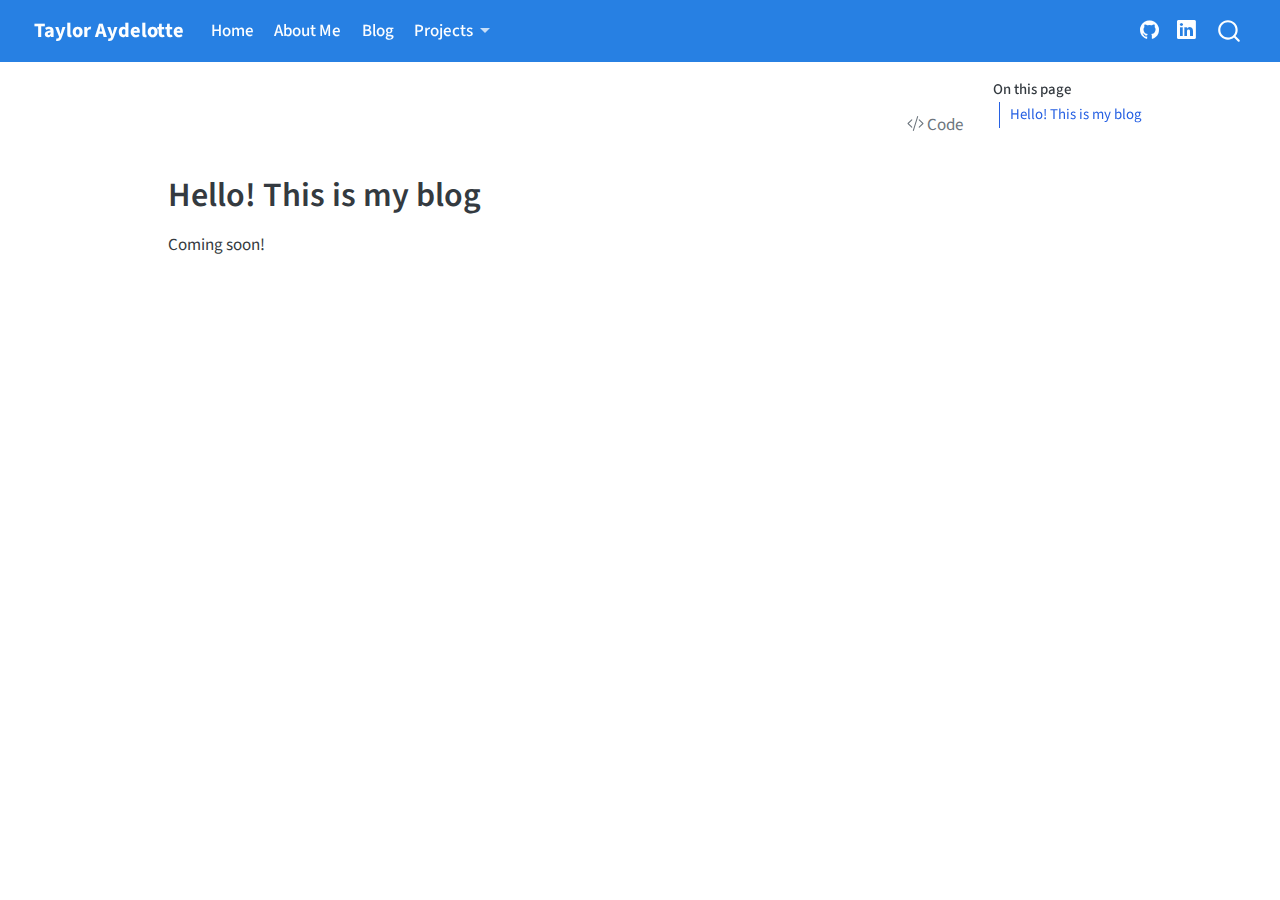
<file: docs/blog.html>
<!DOCTYPE html>
<html xmlns="http://www.w3.org/1999/xhtml" lang="en" xml:lang="en"><head>

<meta charset="utf-8">
<meta name="generator" content="quarto-1.8.24">

<meta name="viewport" content="width=device-width, initial-scale=1.0, user-scalable=yes">


<title>blog – Taylor Aydelotte</title>
<style>
code{white-space: pre-wrap;}
span.smallcaps{font-variant: small-caps;}
div.columns{display: flex; gap: min(4vw, 1.5em);}
div.column{flex: auto; overflow-x: auto;}
div.hanging-indent{margin-left: 1.5em; text-indent: -1.5em;}
ul.task-list{list-style: none;}
ul.task-list li input[type="checkbox"] {
  width: 0.8em;
  margin: 0 0.8em 0.2em -1em; /* quarto-specific, see https://github.com/quarto-dev/quarto-cli/issues/4556 */ 
  vertical-align: middle;
}
/* CSS for syntax highlighting */
html { -webkit-text-size-adjust: 100%; }
pre > code.sourceCode { white-space: pre; position: relative; }
pre > code.sourceCode > span { display: inline-block; line-height: 1.25; }
pre > code.sourceCode > span:empty { height: 1.2em; }
.sourceCode { overflow: visible; }
code.sourceCode > span { color: inherit; text-decoration: inherit; }
div.sourceCode { margin: 1em 0; }
pre.sourceCode { margin: 0; }
@media screen {
div.sourceCode { overflow: auto; }
}
@media print {
pre > code.sourceCode { white-space: pre-wrap; }
pre > code.sourceCode > span { text-indent: -5em; padding-left: 5em; }
}
pre.numberSource code
  { counter-reset: source-line 0; }
pre.numberSource code > span
  { position: relative; left: -4em; counter-increment: source-line; }
pre.numberSource code > span > a:first-child::before
  { content: counter(source-line);
    position: relative; left: -1em; text-align: right; vertical-align: baseline;
    border: none; display: inline-block;
    -webkit-touch-callout: none; -webkit-user-select: none;
    -khtml-user-select: none; -moz-user-select: none;
    -ms-user-select: none; user-select: none;
    padding: 0 4px; width: 4em;
  }
pre.numberSource { margin-left: 3em;  padding-left: 4px; }
div.sourceCode
  {   }
@media screen {
pre > code.sourceCode > span > a:first-child::before { text-decoration: underline; }
}
</style>


<script src="site_libs/quarto-nav/quarto-nav.js"></script>
<script src="site_libs/quarto-nav/headroom.min.js"></script>
<script src="site_libs/clipboard/clipboard.min.js"></script>
<script src="site_libs/quarto-search/autocomplete.umd.js"></script>
<script src="site_libs/quarto-search/fuse.min.js"></script>
<script src="site_libs/quarto-search/quarto-search.js"></script>
<meta name="quarto:offset" content="./">
<script src="site_libs/quarto-html/quarto.js" type="module"></script>
<script src="site_libs/quarto-html/tabsets/tabsets.js" type="module"></script>
<script src="site_libs/quarto-html/axe/axe-check.js" type="module"></script>
<script src="site_libs/quarto-html/popper.min.js"></script>
<script src="site_libs/quarto-html/tippy.umd.min.js"></script>
<script src="site_libs/quarto-html/anchor.min.js"></script>
<link href="site_libs/quarto-html/tippy.css" rel="stylesheet">
<link href="site_libs/quarto-html/quarto-syntax-highlighting-dc55a5b9e770e841cd82e46aadbfb9b0.css" rel="stylesheet" id="quarto-text-highlighting-styles">
<script src="site_libs/bootstrap/bootstrap.min.js"></script>
<link href="site_libs/bootstrap/bootstrap-icons.css" rel="stylesheet">
<link href="site_libs/bootstrap/bootstrap-029b10fc0dc652dab2ec1ac156c1a037.min.css" rel="stylesheet" append-hash="true" id="quarto-bootstrap" data-mode="light">
<script id="quarto-search-options" type="application/json">{
  "location": "navbar",
  "copy-button": false,
  "collapse-after": 3,
  "panel-placement": "end",
  "type": "overlay",
  "limit": 50,
  "keyboard-shortcut": [
    "f",
    "/",
    "s"
  ],
  "show-item-context": false,
  "language": {
    "search-no-results-text": "No results",
    "search-matching-documents-text": "matching documents",
    "search-copy-link-title": "Copy link to search",
    "search-hide-matches-text": "Hide additional matches",
    "search-more-match-text": "more match in this document",
    "search-more-matches-text": "more matches in this document",
    "search-clear-button-title": "Clear",
    "search-text-placeholder": "",
    "search-detached-cancel-button-title": "Cancel",
    "search-submit-button-title": "Submit",
    "search-label": "Search"
  }
}</script>


<link rel="stylesheet" href="styles.css">
</head>

<body class="nav-fixed quarto-light">

<div id="quarto-search-results"></div>
  <header id="quarto-header" class="headroom fixed-top">
    <nav class="navbar navbar-expand-lg " data-bs-theme="dark">
      <div class="navbar-container container-fluid">
      <div class="navbar-brand-container mx-auto">
    <a href="./index.html" class="navbar-brand navbar-brand-logo">
    </a>
    <a class="navbar-brand" href="./index.html">
    <span class="navbar-title">Taylor Aydelotte</span>
    </a>
  </div>
            <div id="quarto-search" class="" title="Search"></div>
          <button class="navbar-toggler" type="button" data-bs-toggle="collapse" data-bs-target="#navbarCollapse" aria-controls="navbarCollapse" role="menu" aria-expanded="false" aria-label="Toggle navigation" onclick="if (window.quartoToggleHeadroom) { window.quartoToggleHeadroom(); }">
  <span class="navbar-toggler-icon"></span>
</button>
          <div class="collapse navbar-collapse" id="navbarCollapse">
            <ul class="navbar-nav navbar-nav-scroll me-auto">
  <li class="nav-item">
    <a class="nav-link" href="./index.html"> 
<span class="menu-text">Home</span></a>
  </li>  
  <li class="nav-item">
    <a class="nav-link" href="./about.html"> 
<span class="menu-text">About Me</span></a>
  </li>  
  <li class="nav-item">
    <a class="nav-link active" href="./blog.html" aria-current="page"> 
<span class="menu-text">Blog</span></a>
  </li>  
  <li class="nav-item dropdown ">
    <a class="nav-link dropdown-toggle" href="#" id="nav-menu-projects" role="link" data-bs-toggle="dropdown" aria-expanded="false">
 <span class="menu-text">Projects</span>
    </a>
    <ul class="dropdown-menu" aria-labelledby="nav-menu-projects">    
        <li>
    <a class="dropdown-item" href="./projects/index.html">
 <span class="dropdown-text">All Projects</span></a>
  </li>  
        <li><hr class="dropdown-divider"></li>
        <li>
    <a class="dropdown-item" href="./projects/eda.html">
 <span class="dropdown-text">Exploratory Data Analysis</span></a>
  </li>  
        <li>
    <a class="dropdown-item" href="./projects/data-acquisition.html">
 <span class="dropdown-text">Data Acquisition</span></a>
  </li>  
        <li>
    <a class="dropdown-item" href="./projects/final-project.html">
 <span class="dropdown-text">Final Project Stat 386</span></a>
  </li>  
    </ul>
  </li>
</ul>
            <ul class="navbar-nav navbar-nav-scroll ms-auto">
  <li class="nav-item compact">
    <a class="nav-link" href="https://github.com/aydelottetaylor"> <i class="bi bi-github" role="img">
</i> 
<span class="menu-text"></span></a>
  </li>  
  <li class="nav-item compact">
    <a class="nav-link" href="https://www.linkedin.com/in/taylor-aydelotte-318b5022a/"> <i class="bi bi-linkedin" role="img">
</i> 
<span class="menu-text"></span></a>
  </li>  
</ul>
          </div> <!-- /navcollapse -->
            <div class="quarto-navbar-tools">
</div>
      </div> <!-- /container-fluid -->
    </nav>
</header>
<!-- content -->
<div id="quarto-content" class="quarto-container page-columns page-rows-contents page-layout-article page-navbar">
<!-- sidebar -->
<!-- margin-sidebar -->
    <div id="quarto-margin-sidebar" class="sidebar margin-sidebar">
        <nav id="TOC" role="doc-toc" class="toc-active">
    <h2 id="toc-title">On this page</h2>
   
  <ul>
  <li><a href="#hello-this-is-my-blog" id="toc-hello-this-is-my-blog" class="nav-link active" data-scroll-target="#hello-this-is-my-blog">Hello! This is my blog</a></li>
  </ul>
</nav>
    </div>
<!-- main -->
<main class="content" id="quarto-document-content"><header id="title-block-header" class="quarto-title-block"><h1 class="title display-7"></h1></header><div class="quarto-title-block"><div class="quarto-title-tools-only"><button type="button" class="btn code-tools-button" id="quarto-code-tools-source"><i class="bi"></i> Code</button></div></div>




<section id="hello-this-is-my-blog" class="level1">
<h1>Hello! This is my blog</h1>
<p>Coming soon!</p>


<!-- -->

</section>

</main> <!-- /main -->
<script id="quarto-html-after-body" type="application/javascript">
  window.document.addEventListener("DOMContentLoaded", function (event) {
    const icon = "";
    const anchorJS = new window.AnchorJS();
    anchorJS.options = {
      placement: 'right',
      icon: icon
    };
    anchorJS.add('.anchored');
    const isCodeAnnotation = (el) => {
      for (const clz of el.classList) {
        if (clz.startsWith('code-annotation-')) {                     
          return true;
        }
      }
      return false;
    }
    const onCopySuccess = function(e) {
      // button target
      const button = e.trigger;
      // don't keep focus
      button.blur();
      // flash "checked"
      button.classList.add('code-copy-button-checked');
      var currentTitle = button.getAttribute("title");
      button.setAttribute("title", "Copied!");
      let tooltip;
      if (window.bootstrap) {
        button.setAttribute("data-bs-toggle", "tooltip");
        button.setAttribute("data-bs-placement", "left");
        button.setAttribute("data-bs-title", "Copied!");
        tooltip = new bootstrap.Tooltip(button, 
          { trigger: "manual", 
            customClass: "code-copy-button-tooltip",
            offset: [0, -8]});
        tooltip.show();    
      }
      setTimeout(function() {
        if (tooltip) {
          tooltip.hide();
          button.removeAttribute("data-bs-title");
          button.removeAttribute("data-bs-toggle");
          button.removeAttribute("data-bs-placement");
        }
        button.setAttribute("title", currentTitle);
        button.classList.remove('code-copy-button-checked');
      }, 1000);
      // clear code selection
      e.clearSelection();
    }
    const getTextToCopy = function(trigger) {
      const outerScaffold = trigger.parentElement.cloneNode(true);
      const codeEl = outerScaffold.querySelector('code');
      for (const childEl of codeEl.children) {
        if (isCodeAnnotation(childEl)) {
          childEl.remove();
        }
      }
      return codeEl.innerText;
    }
    const clipboard = new window.ClipboardJS('.code-copy-button:not([data-in-quarto-modal])', {
      text: getTextToCopy
    });
    clipboard.on('success', onCopySuccess);
    if (window.document.getElementById('quarto-embedded-source-code-modal')) {
      const clipboardModal = new window.ClipboardJS('.code-copy-button[data-in-quarto-modal]', {
        text: getTextToCopy,
        container: window.document.getElementById('quarto-embedded-source-code-modal')
      });
      clipboardModal.on('success', onCopySuccess);
    }
    const viewSource = window.document.getElementById('quarto-view-source') ||
                       window.document.getElementById('quarto-code-tools-source');
    if (viewSource) {
      const sourceUrl = viewSource.getAttribute("data-quarto-source-url");
      viewSource.addEventListener("click", function(e) {
        if (sourceUrl) {
          // rstudio viewer pane
          if (/\bcapabilities=\b/.test(window.location)) {
            window.open(sourceUrl);
          } else {
            window.location.href = sourceUrl;
          }
        } else {
          const modal = new bootstrap.Modal(document.getElementById('quarto-embedded-source-code-modal'));
          modal.show();
        }
        return false;
      });
    }
    function toggleCodeHandler(show) {
      return function(e) {
        const detailsSrc = window.document.querySelectorAll(".cell > details > .sourceCode");
        for (let i=0; i<detailsSrc.length; i++) {
          const details = detailsSrc[i].parentElement;
          if (show) {
            details.open = true;
          } else {
            details.removeAttribute("open");
          }
        }
        const cellCodeDivs = window.document.querySelectorAll(".cell > .sourceCode");
        const fromCls = show ? "hidden" : "unhidden";
        const toCls = show ? "unhidden" : "hidden";
        for (let i=0; i<cellCodeDivs.length; i++) {
          const codeDiv = cellCodeDivs[i];
          if (codeDiv.classList.contains(fromCls)) {
            codeDiv.classList.remove(fromCls);
            codeDiv.classList.add(toCls);
          } 
        }
        return false;
      }
    }
    const hideAllCode = window.document.getElementById("quarto-hide-all-code");
    if (hideAllCode) {
      hideAllCode.addEventListener("click", toggleCodeHandler(false));
    }
    const showAllCode = window.document.getElementById("quarto-show-all-code");
    if (showAllCode) {
      showAllCode.addEventListener("click", toggleCodeHandler(true));
    }
      var localhostRegex = new RegExp(/^(?:http|https):\/\/localhost\:?[0-9]*\//);
      var mailtoRegex = new RegExp(/^mailto:/);
        var filterRegex = new RegExp('/' + window.location.host + '/');
      var isInternal = (href) => {
          return filterRegex.test(href) || localhostRegex.test(href) || mailtoRegex.test(href);
      }
      // Inspect non-navigation links and adorn them if external
     var links = window.document.querySelectorAll('a[href]:not(.nav-link):not(.navbar-brand):not(.toc-action):not(.sidebar-link):not(.sidebar-item-toggle):not(.pagination-link):not(.no-external):not([aria-hidden]):not(.dropdown-item):not(.quarto-navigation-tool):not(.about-link)');
      for (var i=0; i<links.length; i++) {
        const link = links[i];
        if (!isInternal(link.href)) {
          // undo the damage that might have been done by quarto-nav.js in the case of
          // links that we want to consider external
          if (link.dataset.originalHref !== undefined) {
            link.href = link.dataset.originalHref;
          }
        }
      }
    function tippyHover(el, contentFn, onTriggerFn, onUntriggerFn) {
      const config = {
        allowHTML: true,
        maxWidth: 500,
        delay: 100,
        arrow: false,
        appendTo: function(el) {
            return el.parentElement;
        },
        interactive: true,
        interactiveBorder: 10,
        theme: 'quarto',
        placement: 'bottom-start',
      };
      if (contentFn) {
        config.content = contentFn;
      }
      if (onTriggerFn) {
        config.onTrigger = onTriggerFn;
      }
      if (onUntriggerFn) {
        config.onUntrigger = onUntriggerFn;
      }
      window.tippy(el, config); 
    }
    const noterefs = window.document.querySelectorAll('a[role="doc-noteref"]');
    for (var i=0; i<noterefs.length; i++) {
      const ref = noterefs[i];
      tippyHover(ref, function() {
        // use id or data attribute instead here
        let href = ref.getAttribute('data-footnote-href') || ref.getAttribute('href');
        try { href = new URL(href).hash; } catch {}
        const id = href.replace(/^#\/?/, "");
        const note = window.document.getElementById(id);
        if (note) {
          return note.innerHTML;
        } else {
          return "";
        }
      });
    }
    const xrefs = window.document.querySelectorAll('a.quarto-xref');
    const processXRef = (id, note) => {
      // Strip column container classes
      const stripColumnClz = (el) => {
        el.classList.remove("page-full", "page-columns");
        if (el.children) {
          for (const child of el.children) {
            stripColumnClz(child);
          }
        }
      }
      stripColumnClz(note)
      if (id === null || id.startsWith('sec-')) {
        // Special case sections, only their first couple elements
        const container = document.createElement("div");
        if (note.children && note.children.length > 2) {
          container.appendChild(note.children[0].cloneNode(true));
          for (let i = 1; i < note.children.length; i++) {
            const child = note.children[i];
            if (child.tagName === "P" && child.innerText === "") {
              continue;
            } else {
              container.appendChild(child.cloneNode(true));
              break;
            }
          }
          if (window.Quarto?.typesetMath) {
            window.Quarto.typesetMath(container);
          }
          return container.innerHTML
        } else {
          if (window.Quarto?.typesetMath) {
            window.Quarto.typesetMath(note);
          }
          return note.innerHTML;
        }
      } else {
        // Remove any anchor links if they are present
        const anchorLink = note.querySelector('a.anchorjs-link');
        if (anchorLink) {
          anchorLink.remove();
        }
        if (window.Quarto?.typesetMath) {
          window.Quarto.typesetMath(note);
        }
        if (note.classList.contains("callout")) {
          return note.outerHTML;
        } else {
          return note.innerHTML;
        }
      }
    }
    for (var i=0; i<xrefs.length; i++) {
      const xref = xrefs[i];
      tippyHover(xref, undefined, function(instance) {
        instance.disable();
        let url = xref.getAttribute('href');
        let hash = undefined; 
        if (url.startsWith('#')) {
          hash = url;
        } else {
          try { hash = new URL(url).hash; } catch {}
        }
        if (hash) {
          const id = hash.replace(/^#\/?/, "");
          const note = window.document.getElementById(id);
          if (note !== null) {
            try {
              const html = processXRef(id, note.cloneNode(true));
              instance.setContent(html);
            } finally {
              instance.enable();
              instance.show();
            }
          } else {
            // See if we can fetch this
            fetch(url.split('#')[0])
            .then(res => res.text())
            .then(html => {
              const parser = new DOMParser();
              const htmlDoc = parser.parseFromString(html, "text/html");
              const note = htmlDoc.getElementById(id);
              if (note !== null) {
                const html = processXRef(id, note);
                instance.setContent(html);
              } 
            }).finally(() => {
              instance.enable();
              instance.show();
            });
          }
        } else {
          // See if we can fetch a full url (with no hash to target)
          // This is a special case and we should probably do some content thinning / targeting
          fetch(url)
          .then(res => res.text())
          .then(html => {
            const parser = new DOMParser();
            const htmlDoc = parser.parseFromString(html, "text/html");
            const note = htmlDoc.querySelector('main.content');
            if (note !== null) {
              // This should only happen for chapter cross references
              // (since there is no id in the URL)
              // remove the first header
              if (note.children.length > 0 && note.children[0].tagName === "HEADER") {
                note.children[0].remove();
              }
              const html = processXRef(null, note);
              instance.setContent(html);
            } 
          }).finally(() => {
            instance.enable();
            instance.show();
          });
        }
      }, function(instance) {
      });
    }
        let selectedAnnoteEl;
        const selectorForAnnotation = ( cell, annotation) => {
          let cellAttr = 'data-code-cell="' + cell + '"';
          let lineAttr = 'data-code-annotation="' +  annotation + '"';
          const selector = 'span[' + cellAttr + '][' + lineAttr + ']';
          return selector;
        }
        const selectCodeLines = (annoteEl) => {
          const doc = window.document;
          const targetCell = annoteEl.getAttribute("data-target-cell");
          const targetAnnotation = annoteEl.getAttribute("data-target-annotation");
          const annoteSpan = window.document.querySelector(selectorForAnnotation(targetCell, targetAnnotation));
          const lines = annoteSpan.getAttribute("data-code-lines").split(",");
          const lineIds = lines.map((line) => {
            return targetCell + "-" + line;
          })
          let top = null;
          let height = null;
          let parent = null;
          if (lineIds.length > 0) {
              //compute the position of the single el (top and bottom and make a div)
              const el = window.document.getElementById(lineIds[0]);
              top = el.offsetTop;
              height = el.offsetHeight;
              parent = el.parentElement.parentElement;
            if (lineIds.length > 1) {
              const lastEl = window.document.getElementById(lineIds[lineIds.length - 1]);
              const bottom = lastEl.offsetTop + lastEl.offsetHeight;
              height = bottom - top;
            }
            if (top !== null && height !== null && parent !== null) {
              // cook up a div (if necessary) and position it 
              let div = window.document.getElementById("code-annotation-line-highlight");
              if (div === null) {
                div = window.document.createElement("div");
                div.setAttribute("id", "code-annotation-line-highlight");
                div.style.position = 'absolute';
                parent.appendChild(div);
              }
              div.style.top = top - 2 + "px";
              div.style.height = height + 4 + "px";
              div.style.left = 0;
              let gutterDiv = window.document.getElementById("code-annotation-line-highlight-gutter");
              if (gutterDiv === null) {
                gutterDiv = window.document.createElement("div");
                gutterDiv.setAttribute("id", "code-annotation-line-highlight-gutter");
                gutterDiv.style.position = 'absolute';
                const codeCell = window.document.getElementById(targetCell);
                const gutter = codeCell.querySelector('.code-annotation-gutter');
                gutter.appendChild(gutterDiv);
              }
              gutterDiv.style.top = top - 2 + "px";
              gutterDiv.style.height = height + 4 + "px";
            }
            selectedAnnoteEl = annoteEl;
          }
        };
        const unselectCodeLines = () => {
          const elementsIds = ["code-annotation-line-highlight", "code-annotation-line-highlight-gutter"];
          elementsIds.forEach((elId) => {
            const div = window.document.getElementById(elId);
            if (div) {
              div.remove();
            }
          });
          selectedAnnoteEl = undefined;
        };
          // Handle positioning of the toggle
      window.addEventListener(
        "resize",
        throttle(() => {
          elRect = undefined;
          if (selectedAnnoteEl) {
            selectCodeLines(selectedAnnoteEl);
          }
        }, 10)
      );
      function throttle(fn, ms) {
      let throttle = false;
      let timer;
        return (...args) => {
          if(!throttle) { // first call gets through
              fn.apply(this, args);
              throttle = true;
          } else { // all the others get throttled
              if(timer) clearTimeout(timer); // cancel #2
              timer = setTimeout(() => {
                fn.apply(this, args);
                timer = throttle = false;
              }, ms);
          }
        };
      }
        // Attach click handler to the DT
        const annoteDls = window.document.querySelectorAll('dt[data-target-cell]');
        for (const annoteDlNode of annoteDls) {
          annoteDlNode.addEventListener('click', (event) => {
            const clickedEl = event.target;
            if (clickedEl !== selectedAnnoteEl) {
              unselectCodeLines();
              const activeEl = window.document.querySelector('dt[data-target-cell].code-annotation-active');
              if (activeEl) {
                activeEl.classList.remove('code-annotation-active');
              }
              selectCodeLines(clickedEl);
              clickedEl.classList.add('code-annotation-active');
            } else {
              // Unselect the line
              unselectCodeLines();
              clickedEl.classList.remove('code-annotation-active');
            }
          });
        }
    const findCites = (el) => {
      const parentEl = el.parentElement;
      if (parentEl) {
        const cites = parentEl.dataset.cites;
        if (cites) {
          return {
            el,
            cites: cites.split(' ')
          };
        } else {
          return findCites(el.parentElement)
        }
      } else {
        return undefined;
      }
    };
    var bibliorefs = window.document.querySelectorAll('a[role="doc-biblioref"]');
    for (var i=0; i<bibliorefs.length; i++) {
      const ref = bibliorefs[i];
      const citeInfo = findCites(ref);
      if (citeInfo) {
        tippyHover(citeInfo.el, function() {
          var popup = window.document.createElement('div');
          citeInfo.cites.forEach(function(cite) {
            var citeDiv = window.document.createElement('div');
            citeDiv.classList.add('hanging-indent');
            citeDiv.classList.add('csl-entry');
            var biblioDiv = window.document.getElementById('ref-' + cite);
            if (biblioDiv) {
              citeDiv.innerHTML = biblioDiv.innerHTML;
            }
            popup.appendChild(citeDiv);
          });
          return popup.innerHTML;
        });
      }
    }
  });
  </script><div class="modal fade" id="quarto-embedded-source-code-modal" tabindex="-1" aria-labelledby="quarto-embedded-source-code-modal-label" aria-hidden="true"><div class="modal-dialog modal-dialog-scrollable"><div class="modal-content"><div class="modal-header"><h5 class="modal-title" id="quarto-embedded-source-code-modal-label">Source Code</h5><button class="btn-close" data-bs-dismiss="modal"></button></div><div class="modal-body"><div class="">
<div class="code-copy-outer-scaffold"><div class="sourceCode" id="cb1" data-shortcodes="false"><pre class="sourceCode markdown code-with-copy"><code class="sourceCode markdown"><span id="cb1-1"><a href="#cb1-1" aria-hidden="true" tabindex="-1"></a><span class="fu"># Hello! This is my blog </span></span>
<span id="cb1-2"><a href="#cb1-2" aria-hidden="true" tabindex="-1"></a></span>
<span id="cb1-3"><a href="#cb1-3" aria-hidden="true" tabindex="-1"></a>Coming soon!</span></code></pre></div><button title="Copy to Clipboard" class="code-copy-button" data-in-quarto-modal=""><i class="bi"></i></button></div>
</div></div></div></div></div>
</div> <!-- /content -->




</body></html>
</file>
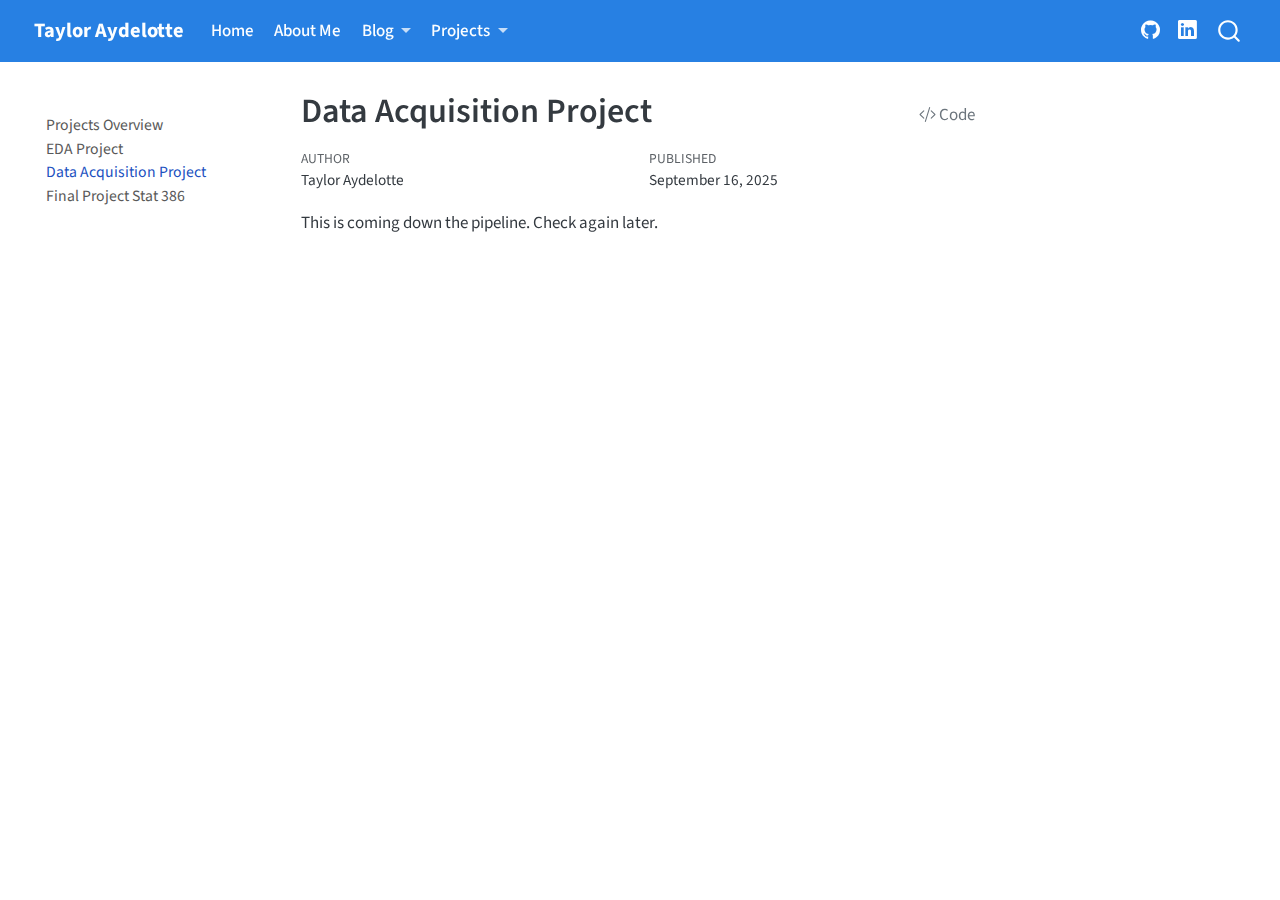
<file: docs/projects/data-acquisition.html>
<!DOCTYPE html>
<html xmlns="http://www.w3.org/1999/xhtml" lang="en" xml:lang="en"><head>

<meta charset="utf-8">
<meta name="generator" content="quarto-1.8.24">

<meta name="viewport" content="width=device-width, initial-scale=1.0, user-scalable=yes">

<meta name="author" content="Taylor Aydelotte">
<meta name="dcterms.date" content="2025-09-16">

<title>Data Acquisition Project – Taylor Aydelotte</title>
<style>
code{white-space: pre-wrap;}
span.smallcaps{font-variant: small-caps;}
div.columns{display: flex; gap: min(4vw, 1.5em);}
div.column{flex: auto; overflow-x: auto;}
div.hanging-indent{margin-left: 1.5em; text-indent: -1.5em;}
ul.task-list{list-style: none;}
ul.task-list li input[type="checkbox"] {
  width: 0.8em;
  margin: 0 0.8em 0.2em -1em; /* quarto-specific, see https://github.com/quarto-dev/quarto-cli/issues/4556 */ 
  vertical-align: middle;
}
/* CSS for syntax highlighting */
html { -webkit-text-size-adjust: 100%; }
pre > code.sourceCode { white-space: pre; position: relative; }
pre > code.sourceCode > span { display: inline-block; line-height: 1.25; }
pre > code.sourceCode > span:empty { height: 1.2em; }
.sourceCode { overflow: visible; }
code.sourceCode > span { color: inherit; text-decoration: inherit; }
div.sourceCode { margin: 1em 0; }
pre.sourceCode { margin: 0; }
@media screen {
div.sourceCode { overflow: auto; }
}
@media print {
pre > code.sourceCode { white-space: pre-wrap; }
pre > code.sourceCode > span { text-indent: -5em; padding-left: 5em; }
}
pre.numberSource code
  { counter-reset: source-line 0; }
pre.numberSource code > span
  { position: relative; left: -4em; counter-increment: source-line; }
pre.numberSource code > span > a:first-child::before
  { content: counter(source-line);
    position: relative; left: -1em; text-align: right; vertical-align: baseline;
    border: none; display: inline-block;
    -webkit-touch-callout: none; -webkit-user-select: none;
    -khtml-user-select: none; -moz-user-select: none;
    -ms-user-select: none; user-select: none;
    padding: 0 4px; width: 4em;
  }
pre.numberSource { margin-left: 3em;  padding-left: 4px; }
div.sourceCode
  {   }
@media screen {
pre > code.sourceCode > span > a:first-child::before { text-decoration: underline; }
}
</style>


<script src="../site_libs/quarto-nav/quarto-nav.js"></script>
<script src="../site_libs/quarto-nav/headroom.min.js"></script>
<script src="../site_libs/clipboard/clipboard.min.js"></script>
<script src="../site_libs/quarto-search/autocomplete.umd.js"></script>
<script src="../site_libs/quarto-search/fuse.min.js"></script>
<script src="../site_libs/quarto-search/quarto-search.js"></script>
<meta name="quarto:offset" content="../">
<script src="../site_libs/quarto-html/quarto.js" type="module"></script>
<script src="../site_libs/quarto-html/tabsets/tabsets.js" type="module"></script>
<script src="../site_libs/quarto-html/axe/axe-check.js" type="module"></script>
<script src="../site_libs/quarto-html/popper.min.js"></script>
<script src="../site_libs/quarto-html/tippy.umd.min.js"></script>
<script src="../site_libs/quarto-html/anchor.min.js"></script>
<link href="../site_libs/quarto-html/tippy.css" rel="stylesheet">
<link href="../site_libs/quarto-html/quarto-syntax-highlighting-dc55a5b9e770e841cd82e46aadbfb9b0.css" rel="stylesheet" id="quarto-text-highlighting-styles">
<script src="../site_libs/bootstrap/bootstrap.min.js"></script>
<link href="../site_libs/bootstrap/bootstrap-icons.css" rel="stylesheet">
<link href="../site_libs/bootstrap/bootstrap-029b10fc0dc652dab2ec1ac156c1a037.min.css" rel="stylesheet" append-hash="true" id="quarto-bootstrap" data-mode="light">
<script id="quarto-search-options" type="application/json">{
  "location": "navbar",
  "copy-button": false,
  "collapse-after": 3,
  "panel-placement": "end",
  "type": "overlay",
  "limit": 50,
  "keyboard-shortcut": [
    "f",
    "/",
    "s"
  ],
  "show-item-context": false,
  "language": {
    "search-no-results-text": "No results",
    "search-matching-documents-text": "matching documents",
    "search-copy-link-title": "Copy link to search",
    "search-hide-matches-text": "Hide additional matches",
    "search-more-match-text": "more match in this document",
    "search-more-matches-text": "more matches in this document",
    "search-clear-button-title": "Clear",
    "search-text-placeholder": "",
    "search-detached-cancel-button-title": "Cancel",
    "search-submit-button-title": "Submit",
    "search-label": "Search"
  }
}</script>


<link rel="stylesheet" href="../styles.css">
</head>

<body class="nav-sidebar floating nav-fixed quarto-light">

<div id="quarto-search-results"></div>
  <header id="quarto-header" class="headroom fixed-top">
    <nav class="navbar navbar-expand-lg " data-bs-theme="dark">
      <div class="navbar-container container-fluid">
      <div class="navbar-brand-container mx-auto">
    <a href="../index.html" class="navbar-brand navbar-brand-logo">
    </a>
    <a class="navbar-brand" href="../index.html">
    <span class="navbar-title">Taylor Aydelotte</span>
    </a>
  </div>
            <div id="quarto-search" class="" title="Search"></div>
          <button class="navbar-toggler" type="button" data-bs-toggle="collapse" data-bs-target="#navbarCollapse" aria-controls="navbarCollapse" role="menu" aria-expanded="false" aria-label="Toggle navigation" onclick="if (window.quartoToggleHeadroom) { window.quartoToggleHeadroom(); }">
  <span class="navbar-toggler-icon"></span>
</button>
          <div class="collapse navbar-collapse" id="navbarCollapse">
            <ul class="navbar-nav navbar-nav-scroll me-auto">
  <li class="nav-item">
    <a class="nav-link active" href="../index.html" aria-current="page"> 
<span class="menu-text">Home</span></a>
  </li>  
  <li class="nav-item">
    <a class="nav-link" href="../about.html"> 
<span class="menu-text">About Me</span></a>
  </li>  
  <li class="nav-item dropdown ">
    <a class="nav-link dropdown-toggle" href="#" id="nav-menu-blog" role="link" data-bs-toggle="dropdown" aria-expanded="false">
 <span class="menu-text">Blog</span>
    </a>
    <ul class="dropdown-menu" aria-labelledby="nav-menu-blog">    
        <li>
    <a class="dropdown-item" href="../posts/index.html">
 <span class="dropdown-text">All Blog Posts</span></a>
  </li>  
        <li>
    <a class="dropdown-item" href="../posts/2025-09-27-WhatMakesAContender.html">
 <span class="dropdown-text">2025-09-27 - What Makes A Contender</span></a>
  </li>  
        <li>
    <a class="dropdown-item" href="../posts/2025-09-18-BYUBasketball.html">
 <span class="dropdown-text">2025-09-18 - BYU Basketball</span></a>
  </li>  
    </ul>
  </li>
  <li class="nav-item dropdown ">
    <a class="nav-link dropdown-toggle" href="#" id="nav-menu-projects" role="link" data-bs-toggle="dropdown" aria-expanded="false">
 <span class="menu-text">Projects</span>
    </a>
    <ul class="dropdown-menu" aria-labelledby="nav-menu-projects">    
        <li>
    <a class="dropdown-item" href="../projects/index.html">
 <span class="dropdown-text">All Projects</span></a>
  </li>  
        <li><hr class="dropdown-divider"></li>
        <li>
    <a class="dropdown-item" href="../projects/eda.html">
 <span class="dropdown-text">Exploratory Data Analysis</span></a>
  </li>  
        <li>
    <a class="dropdown-item" href="../projects/data-acquisition.html">
 <span class="dropdown-text">Data Acquisition</span></a>
  </li>  
        <li>
    <a class="dropdown-item" href="../projects/final-project.html">
 <span class="dropdown-text">Final Project Stat 386</span></a>
  </li>  
    </ul>
  </li>
</ul>
            <ul class="navbar-nav navbar-nav-scroll ms-auto">
  <li class="nav-item compact">
    <a class="nav-link" href="https://github.com/aydelottetaylor"> <i class="bi bi-github" role="img">
</i> 
<span class="menu-text"></span></a>
  </li>  
  <li class="nav-item compact">
    <a class="nav-link" href="https://www.linkedin.com/in/taylor-aydelotte-318b5022a/"> <i class="bi bi-linkedin" role="img">
</i> 
<span class="menu-text"></span></a>
  </li>  
</ul>
          </div> <!-- /navcollapse -->
            <div class="quarto-navbar-tools">
</div>
      </div> <!-- /container-fluid -->
    </nav>
  <nav class="quarto-secondary-nav">
    <div class="container-fluid d-flex">
      <button type="button" class="quarto-btn-toggle btn" data-bs-toggle="collapse" role="button" data-bs-target=".quarto-sidebar-collapse-item" aria-controls="quarto-sidebar" aria-expanded="false" aria-label="Toggle sidebar navigation" onclick="if (window.quartoToggleHeadroom) { window.quartoToggleHeadroom(); }">
        <i class="bi bi-layout-text-sidebar-reverse"></i>
      </button>
        <nav class="quarto-page-breadcrumbs" aria-label="breadcrumb"><ol class="breadcrumb"><li class="breadcrumb-item"><a href="../projects/data-acquisition.html">Data Acquisition Project</a></li></ol></nav>
        <a class="flex-grow-1" role="navigation" data-bs-toggle="collapse" data-bs-target=".quarto-sidebar-collapse-item" aria-controls="quarto-sidebar" aria-expanded="false" aria-label="Toggle sidebar navigation" onclick="if (window.quartoToggleHeadroom) { window.quartoToggleHeadroom(); }">      
        </a>
    </div>
  </nav>
</header>
<!-- content -->
<div id="quarto-content" class="quarto-container page-columns page-rows-contents page-layout-article page-navbar">
<!-- sidebar -->
  <nav id="quarto-sidebar" class="sidebar collapse collapse-horizontal quarto-sidebar-collapse-item sidebar-navigation floating overflow-auto">
    <div class="pt-lg-2 mt-2 text-left sidebar-header sidebar-header-stacked">
      <a href="../index.html" class="sidebar-logo-link">
      </a>
      </div>
    <div class="sidebar-menu-container"> 
    <ul class="list-unstyled mt-1">
        <li class="sidebar-item">
  <div class="sidebar-item-container"> 
  <a href="../projects/index.html" class="sidebar-item-text sidebar-link">
 <span class="menu-text">Projects Overview</span></a>
  </div>
</li>
        <li class="sidebar-item">
  <div class="sidebar-item-container"> 
  <a href="../projects/eda.html" class="sidebar-item-text sidebar-link">
 <span class="menu-text">EDA Project</span></a>
  </div>
</li>
        <li class="sidebar-item">
  <div class="sidebar-item-container"> 
  <a href="../projects/data-acquisition.html" class="sidebar-item-text sidebar-link active">
 <span class="menu-text">Data Acquisition Project</span></a>
  </div>
</li>
        <li class="sidebar-item">
  <div class="sidebar-item-container"> 
  <a href="../projects/final-project.html" class="sidebar-item-text sidebar-link">
 <span class="menu-text">Final Project Stat 386</span></a>
  </div>
</li>
    </ul>
    </div>
</nav>
<div id="quarto-sidebar-glass" class="quarto-sidebar-collapse-item" data-bs-toggle="collapse" data-bs-target=".quarto-sidebar-collapse-item"></div>
<!-- margin-sidebar -->
    <div id="quarto-margin-sidebar" class="sidebar margin-sidebar zindex-bottom">
        
    </div>
<!-- main -->
<main class="content" id="quarto-document-content">

<header id="title-block-header" class="quarto-title-block default">
<div class="quarto-title">
<div class="quarto-title-block"><div><h1 class="title">Data Acquisition Project</h1><button type="button" class="btn code-tools-button" id="quarto-code-tools-source"><i class="bi"></i> Code</button></div></div>
</div>



<div class="quarto-title-meta">

    <div>
    <div class="quarto-title-meta-heading">Author</div>
    <div class="quarto-title-meta-contents">
             <p>Taylor Aydelotte </p>
          </div>
  </div>
    
    <div>
    <div class="quarto-title-meta-heading">Published</div>
    <div class="quarto-title-meta-contents">
      <p class="date">September 16, 2025</p>
    </div>
  </div>
  
    
  </div>
  


</header>


<p>This is coming down the pipeline. Check again later.</p>


<!-- -->


</main> <!-- /main -->
<script id="quarto-html-after-body" type="application/javascript">
  window.document.addEventListener("DOMContentLoaded", function (event) {
    const icon = "";
    const anchorJS = new window.AnchorJS();
    anchorJS.options = {
      placement: 'right',
      icon: icon
    };
    anchorJS.add('.anchored');
    const isCodeAnnotation = (el) => {
      for (const clz of el.classList) {
        if (clz.startsWith('code-annotation-')) {                     
          return true;
        }
      }
      return false;
    }
    const onCopySuccess = function(e) {
      // button target
      const button = e.trigger;
      // don't keep focus
      button.blur();
      // flash "checked"
      button.classList.add('code-copy-button-checked');
      var currentTitle = button.getAttribute("title");
      button.setAttribute("title", "Copied!");
      let tooltip;
      if (window.bootstrap) {
        button.setAttribute("data-bs-toggle", "tooltip");
        button.setAttribute("data-bs-placement", "left");
        button.setAttribute("data-bs-title", "Copied!");
        tooltip = new bootstrap.Tooltip(button, 
          { trigger: "manual", 
            customClass: "code-copy-button-tooltip",
            offset: [0, -8]});
        tooltip.show();    
      }
      setTimeout(function() {
        if (tooltip) {
          tooltip.hide();
          button.removeAttribute("data-bs-title");
          button.removeAttribute("data-bs-toggle");
          button.removeAttribute("data-bs-placement");
        }
        button.setAttribute("title", currentTitle);
        button.classList.remove('code-copy-button-checked');
      }, 1000);
      // clear code selection
      e.clearSelection();
    }
    const getTextToCopy = function(trigger) {
      const outerScaffold = trigger.parentElement.cloneNode(true);
      const codeEl = outerScaffold.querySelector('code');
      for (const childEl of codeEl.children) {
        if (isCodeAnnotation(childEl)) {
          childEl.remove();
        }
      }
      return codeEl.innerText;
    }
    const clipboard = new window.ClipboardJS('.code-copy-button:not([data-in-quarto-modal])', {
      text: getTextToCopy
    });
    clipboard.on('success', onCopySuccess);
    if (window.document.getElementById('quarto-embedded-source-code-modal')) {
      const clipboardModal = new window.ClipboardJS('.code-copy-button[data-in-quarto-modal]', {
        text: getTextToCopy,
        container: window.document.getElementById('quarto-embedded-source-code-modal')
      });
      clipboardModal.on('success', onCopySuccess);
    }
    const viewSource = window.document.getElementById('quarto-view-source') ||
                       window.document.getElementById('quarto-code-tools-source');
    if (viewSource) {
      const sourceUrl = viewSource.getAttribute("data-quarto-source-url");
      viewSource.addEventListener("click", function(e) {
        if (sourceUrl) {
          // rstudio viewer pane
          if (/\bcapabilities=\b/.test(window.location)) {
            window.open(sourceUrl);
          } else {
            window.location.href = sourceUrl;
          }
        } else {
          const modal = new bootstrap.Modal(document.getElementById('quarto-embedded-source-code-modal'));
          modal.show();
        }
        return false;
      });
    }
    function toggleCodeHandler(show) {
      return function(e) {
        const detailsSrc = window.document.querySelectorAll(".cell > details > .sourceCode");
        for (let i=0; i<detailsSrc.length; i++) {
          const details = detailsSrc[i].parentElement;
          if (show) {
            details.open = true;
          } else {
            details.removeAttribute("open");
          }
        }
        const cellCodeDivs = window.document.querySelectorAll(".cell > .sourceCode");
        const fromCls = show ? "hidden" : "unhidden";
        const toCls = show ? "unhidden" : "hidden";
        for (let i=0; i<cellCodeDivs.length; i++) {
          const codeDiv = cellCodeDivs[i];
          if (codeDiv.classList.contains(fromCls)) {
            codeDiv.classList.remove(fromCls);
            codeDiv.classList.add(toCls);
          } 
        }
        return false;
      }
    }
    const hideAllCode = window.document.getElementById("quarto-hide-all-code");
    if (hideAllCode) {
      hideAllCode.addEventListener("click", toggleCodeHandler(false));
    }
    const showAllCode = window.document.getElementById("quarto-show-all-code");
    if (showAllCode) {
      showAllCode.addEventListener("click", toggleCodeHandler(true));
    }
      var localhostRegex = new RegExp(/^(?:http|https):\/\/localhost\:?[0-9]*\//);
      var mailtoRegex = new RegExp(/^mailto:/);
        var filterRegex = new RegExp('/' + window.location.host + '/');
      var isInternal = (href) => {
          return filterRegex.test(href) || localhostRegex.test(href) || mailtoRegex.test(href);
      }
      // Inspect non-navigation links and adorn them if external
     var links = window.document.querySelectorAll('a[href]:not(.nav-link):not(.navbar-brand):not(.toc-action):not(.sidebar-link):not(.sidebar-item-toggle):not(.pagination-link):not(.no-external):not([aria-hidden]):not(.dropdown-item):not(.quarto-navigation-tool):not(.about-link)');
      for (var i=0; i<links.length; i++) {
        const link = links[i];
        if (!isInternal(link.href)) {
          // undo the damage that might have been done by quarto-nav.js in the case of
          // links that we want to consider external
          if (link.dataset.originalHref !== undefined) {
            link.href = link.dataset.originalHref;
          }
        }
      }
    function tippyHover(el, contentFn, onTriggerFn, onUntriggerFn) {
      const config = {
        allowHTML: true,
        maxWidth: 500,
        delay: 100,
        arrow: false,
        appendTo: function(el) {
            return el.parentElement;
        },
        interactive: true,
        interactiveBorder: 10,
        theme: 'quarto',
        placement: 'bottom-start',
      };
      if (contentFn) {
        config.content = contentFn;
      }
      if (onTriggerFn) {
        config.onTrigger = onTriggerFn;
      }
      if (onUntriggerFn) {
        config.onUntrigger = onUntriggerFn;
      }
      window.tippy(el, config); 
    }
    const noterefs = window.document.querySelectorAll('a[role="doc-noteref"]');
    for (var i=0; i<noterefs.length; i++) {
      const ref = noterefs[i];
      tippyHover(ref, function() {
        // use id or data attribute instead here
        let href = ref.getAttribute('data-footnote-href') || ref.getAttribute('href');
        try { href = new URL(href).hash; } catch {}
        const id = href.replace(/^#\/?/, "");
        const note = window.document.getElementById(id);
        if (note) {
          return note.innerHTML;
        } else {
          return "";
        }
      });
    }
    const xrefs = window.document.querySelectorAll('a.quarto-xref');
    const processXRef = (id, note) => {
      // Strip column container classes
      const stripColumnClz = (el) => {
        el.classList.remove("page-full", "page-columns");
        if (el.children) {
          for (const child of el.children) {
            stripColumnClz(child);
          }
        }
      }
      stripColumnClz(note)
      if (id === null || id.startsWith('sec-')) {
        // Special case sections, only their first couple elements
        const container = document.createElement("div");
        if (note.children && note.children.length > 2) {
          container.appendChild(note.children[0].cloneNode(true));
          for (let i = 1; i < note.children.length; i++) {
            const child = note.children[i];
            if (child.tagName === "P" && child.innerText === "") {
              continue;
            } else {
              container.appendChild(child.cloneNode(true));
              break;
            }
          }
          if (window.Quarto?.typesetMath) {
            window.Quarto.typesetMath(container);
          }
          return container.innerHTML
        } else {
          if (window.Quarto?.typesetMath) {
            window.Quarto.typesetMath(note);
          }
          return note.innerHTML;
        }
      } else {
        // Remove any anchor links if they are present
        const anchorLink = note.querySelector('a.anchorjs-link');
        if (anchorLink) {
          anchorLink.remove();
        }
        if (window.Quarto?.typesetMath) {
          window.Quarto.typesetMath(note);
        }
        if (note.classList.contains("callout")) {
          return note.outerHTML;
        } else {
          return note.innerHTML;
        }
      }
    }
    for (var i=0; i<xrefs.length; i++) {
      const xref = xrefs[i];
      tippyHover(xref, undefined, function(instance) {
        instance.disable();
        let url = xref.getAttribute('href');
        let hash = undefined; 
        if (url.startsWith('#')) {
          hash = url;
        } else {
          try { hash = new URL(url).hash; } catch {}
        }
        if (hash) {
          const id = hash.replace(/^#\/?/, "");
          const note = window.document.getElementById(id);
          if (note !== null) {
            try {
              const html = processXRef(id, note.cloneNode(true));
              instance.setContent(html);
            } finally {
              instance.enable();
              instance.show();
            }
          } else {
            // See if we can fetch this
            fetch(url.split('#')[0])
            .then(res => res.text())
            .then(html => {
              const parser = new DOMParser();
              const htmlDoc = parser.parseFromString(html, "text/html");
              const note = htmlDoc.getElementById(id);
              if (note !== null) {
                const html = processXRef(id, note);
                instance.setContent(html);
              } 
            }).finally(() => {
              instance.enable();
              instance.show();
            });
          }
        } else {
          // See if we can fetch a full url (with no hash to target)
          // This is a special case and we should probably do some content thinning / targeting
          fetch(url)
          .then(res => res.text())
          .then(html => {
            const parser = new DOMParser();
            const htmlDoc = parser.parseFromString(html, "text/html");
            const note = htmlDoc.querySelector('main.content');
            if (note !== null) {
              // This should only happen for chapter cross references
              // (since there is no id in the URL)
              // remove the first header
              if (note.children.length > 0 && note.children[0].tagName === "HEADER") {
                note.children[0].remove();
              }
              const html = processXRef(null, note);
              instance.setContent(html);
            } 
          }).finally(() => {
            instance.enable();
            instance.show();
          });
        }
      }, function(instance) {
      });
    }
        let selectedAnnoteEl;
        const selectorForAnnotation = ( cell, annotation) => {
          let cellAttr = 'data-code-cell="' + cell + '"';
          let lineAttr = 'data-code-annotation="' +  annotation + '"';
          const selector = 'span[' + cellAttr + '][' + lineAttr + ']';
          return selector;
        }
        const selectCodeLines = (annoteEl) => {
          const doc = window.document;
          const targetCell = annoteEl.getAttribute("data-target-cell");
          const targetAnnotation = annoteEl.getAttribute("data-target-annotation");
          const annoteSpan = window.document.querySelector(selectorForAnnotation(targetCell, targetAnnotation));
          const lines = annoteSpan.getAttribute("data-code-lines").split(",");
          const lineIds = lines.map((line) => {
            return targetCell + "-" + line;
          })
          let top = null;
          let height = null;
          let parent = null;
          if (lineIds.length > 0) {
              //compute the position of the single el (top and bottom and make a div)
              const el = window.document.getElementById(lineIds[0]);
              top = el.offsetTop;
              height = el.offsetHeight;
              parent = el.parentElement.parentElement;
            if (lineIds.length > 1) {
              const lastEl = window.document.getElementById(lineIds[lineIds.length - 1]);
              const bottom = lastEl.offsetTop + lastEl.offsetHeight;
              height = bottom - top;
            }
            if (top !== null && height !== null && parent !== null) {
              // cook up a div (if necessary) and position it 
              let div = window.document.getElementById("code-annotation-line-highlight");
              if (div === null) {
                div = window.document.createElement("div");
                div.setAttribute("id", "code-annotation-line-highlight");
                div.style.position = 'absolute';
                parent.appendChild(div);
              }
              div.style.top = top - 2 + "px";
              div.style.height = height + 4 + "px";
              div.style.left = 0;
              let gutterDiv = window.document.getElementById("code-annotation-line-highlight-gutter");
              if (gutterDiv === null) {
                gutterDiv = window.document.createElement("div");
                gutterDiv.setAttribute("id", "code-annotation-line-highlight-gutter");
                gutterDiv.style.position = 'absolute';
                const codeCell = window.document.getElementById(targetCell);
                const gutter = codeCell.querySelector('.code-annotation-gutter');
                gutter.appendChild(gutterDiv);
              }
              gutterDiv.style.top = top - 2 + "px";
              gutterDiv.style.height = height + 4 + "px";
            }
            selectedAnnoteEl = annoteEl;
          }
        };
        const unselectCodeLines = () => {
          const elementsIds = ["code-annotation-line-highlight", "code-annotation-line-highlight-gutter"];
          elementsIds.forEach((elId) => {
            const div = window.document.getElementById(elId);
            if (div) {
              div.remove();
            }
          });
          selectedAnnoteEl = undefined;
        };
          // Handle positioning of the toggle
      window.addEventListener(
        "resize",
        throttle(() => {
          elRect = undefined;
          if (selectedAnnoteEl) {
            selectCodeLines(selectedAnnoteEl);
          }
        }, 10)
      );
      function throttle(fn, ms) {
      let throttle = false;
      let timer;
        return (...args) => {
          if(!throttle) { // first call gets through
              fn.apply(this, args);
              throttle = true;
          } else { // all the others get throttled
              if(timer) clearTimeout(timer); // cancel #2
              timer = setTimeout(() => {
                fn.apply(this, args);
                timer = throttle = false;
              }, ms);
          }
        };
      }
        // Attach click handler to the DT
        const annoteDls = window.document.querySelectorAll('dt[data-target-cell]');
        for (const annoteDlNode of annoteDls) {
          annoteDlNode.addEventListener('click', (event) => {
            const clickedEl = event.target;
            if (clickedEl !== selectedAnnoteEl) {
              unselectCodeLines();
              const activeEl = window.document.querySelector('dt[data-target-cell].code-annotation-active');
              if (activeEl) {
                activeEl.classList.remove('code-annotation-active');
              }
              selectCodeLines(clickedEl);
              clickedEl.classList.add('code-annotation-active');
            } else {
              // Unselect the line
              unselectCodeLines();
              clickedEl.classList.remove('code-annotation-active');
            }
          });
        }
    const findCites = (el) => {
      const parentEl = el.parentElement;
      if (parentEl) {
        const cites = parentEl.dataset.cites;
        if (cites) {
          return {
            el,
            cites: cites.split(' ')
          };
        } else {
          return findCites(el.parentElement)
        }
      } else {
        return undefined;
      }
    };
    var bibliorefs = window.document.querySelectorAll('a[role="doc-biblioref"]');
    for (var i=0; i<bibliorefs.length; i++) {
      const ref = bibliorefs[i];
      const citeInfo = findCites(ref);
      if (citeInfo) {
        tippyHover(citeInfo.el, function() {
          var popup = window.document.createElement('div');
          citeInfo.cites.forEach(function(cite) {
            var citeDiv = window.document.createElement('div');
            citeDiv.classList.add('hanging-indent');
            citeDiv.classList.add('csl-entry');
            var biblioDiv = window.document.getElementById('ref-' + cite);
            if (biblioDiv) {
              citeDiv.innerHTML = biblioDiv.innerHTML;
            }
            popup.appendChild(citeDiv);
          });
          return popup.innerHTML;
        });
      }
    }
  });
  </script><div class="modal fade" id="quarto-embedded-source-code-modal" tabindex="-1" aria-labelledby="quarto-embedded-source-code-modal-label" aria-hidden="true"><div class="modal-dialog modal-dialog-scrollable"><div class="modal-content"><div class="modal-header"><h5 class="modal-title" id="quarto-embedded-source-code-modal-label">Source Code</h5><button class="btn-close" data-bs-dismiss="modal"></button></div><div class="modal-body"><div class="">
<div class="code-copy-outer-scaffold"><div class="sourceCode" id="cb1" data-shortcodes="false"><pre class="sourceCode markdown code-with-copy"><code class="sourceCode markdown"><span id="cb1-1"><a href="#cb1-1" aria-hidden="true" tabindex="-1"></a><span class="co">---</span></span>
<span id="cb1-2"><a href="#cb1-2" aria-hidden="true" tabindex="-1"></a><span class="an">title:</span><span class="co"> "Data Acquisition Project"</span></span>
<span id="cb1-3"><a href="#cb1-3" aria-hidden="true" tabindex="-1"></a><span class="an">author:</span><span class="co"> "Taylor Aydelotte"</span></span>
<span id="cb1-4"><a href="#cb1-4" aria-hidden="true" tabindex="-1"></a><span class="an">date:</span><span class="co"> "2025-9-16"</span></span>
<span id="cb1-5"><a href="#cb1-5" aria-hidden="true" tabindex="-1"></a><span class="an">format:</span></span>
<span id="cb1-6"><a href="#cb1-6" aria-hidden="true" tabindex="-1"></a><span class="co">  html:</span></span>
<span id="cb1-7"><a href="#cb1-7" aria-hidden="true" tabindex="-1"></a><span class="co">    code-fold: true</span></span>
<span id="cb1-8"><a href="#cb1-8" aria-hidden="true" tabindex="-1"></a><span class="co">    toc: true</span></span>
<span id="cb1-9"><a href="#cb1-9" aria-hidden="true" tabindex="-1"></a><span class="co">---</span></span>
<span id="cb1-10"><a href="#cb1-10" aria-hidden="true" tabindex="-1"></a></span>
<span id="cb1-11"><a href="#cb1-11" aria-hidden="true" tabindex="-1"></a>This is coming down the pipeline. Check again later.</span></code></pre></div><button title="Copy to Clipboard" class="code-copy-button" data-in-quarto-modal=""><i class="bi"></i></button></div>
</div></div></div></div></div>
</div> <!-- /content -->




</body></html>
</file>
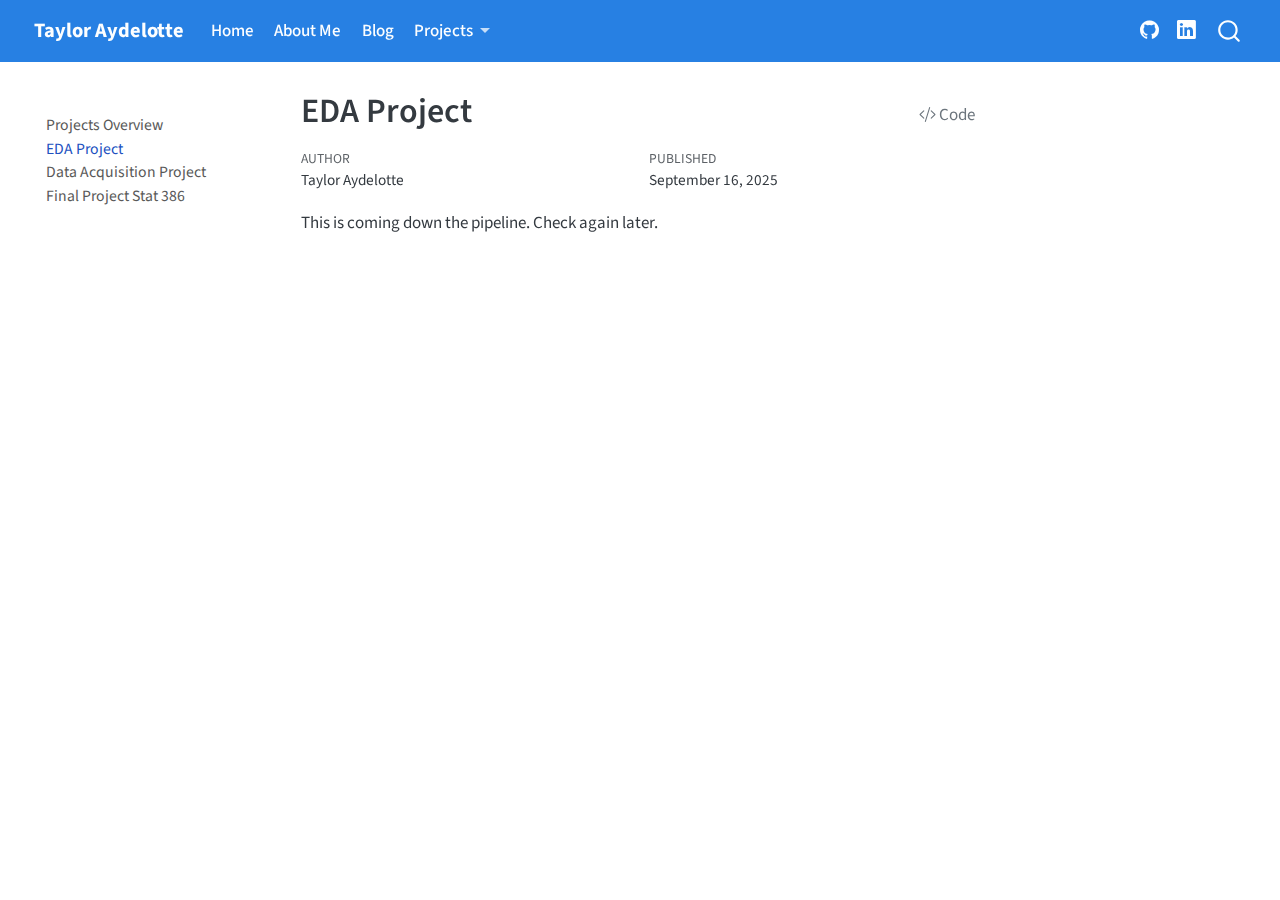
<file: docs/projects/eda.html>
<!DOCTYPE html>
<html xmlns="http://www.w3.org/1999/xhtml" lang="en" xml:lang="en"><head>

<meta charset="utf-8">
<meta name="generator" content="quarto-1.8.24">

<meta name="viewport" content="width=device-width, initial-scale=1.0, user-scalable=yes">

<meta name="author" content="Taylor Aydelotte">
<meta name="dcterms.date" content="2025-09-16">

<title>EDA Project – Taylor Aydelotte</title>
<style>
code{white-space: pre-wrap;}
span.smallcaps{font-variant: small-caps;}
div.columns{display: flex; gap: min(4vw, 1.5em);}
div.column{flex: auto; overflow-x: auto;}
div.hanging-indent{margin-left: 1.5em; text-indent: -1.5em;}
ul.task-list{list-style: none;}
ul.task-list li input[type="checkbox"] {
  width: 0.8em;
  margin: 0 0.8em 0.2em -1em; /* quarto-specific, see https://github.com/quarto-dev/quarto-cli/issues/4556 */ 
  vertical-align: middle;
}
/* CSS for syntax highlighting */
html { -webkit-text-size-adjust: 100%; }
pre > code.sourceCode { white-space: pre; position: relative; }
pre > code.sourceCode > span { display: inline-block; line-height: 1.25; }
pre > code.sourceCode > span:empty { height: 1.2em; }
.sourceCode { overflow: visible; }
code.sourceCode > span { color: inherit; text-decoration: inherit; }
div.sourceCode { margin: 1em 0; }
pre.sourceCode { margin: 0; }
@media screen {
div.sourceCode { overflow: auto; }
}
@media print {
pre > code.sourceCode { white-space: pre-wrap; }
pre > code.sourceCode > span { text-indent: -5em; padding-left: 5em; }
}
pre.numberSource code
  { counter-reset: source-line 0; }
pre.numberSource code > span
  { position: relative; left: -4em; counter-increment: source-line; }
pre.numberSource code > span > a:first-child::before
  { content: counter(source-line);
    position: relative; left: -1em; text-align: right; vertical-align: baseline;
    border: none; display: inline-block;
    -webkit-touch-callout: none; -webkit-user-select: none;
    -khtml-user-select: none; -moz-user-select: none;
    -ms-user-select: none; user-select: none;
    padding: 0 4px; width: 4em;
  }
pre.numberSource { margin-left: 3em;  padding-left: 4px; }
div.sourceCode
  {   }
@media screen {
pre > code.sourceCode > span > a:first-child::before { text-decoration: underline; }
}
</style>


<script src="../site_libs/quarto-nav/quarto-nav.js"></script>
<script src="../site_libs/quarto-nav/headroom.min.js"></script>
<script src="../site_libs/clipboard/clipboard.min.js"></script>
<script src="../site_libs/quarto-search/autocomplete.umd.js"></script>
<script src="../site_libs/quarto-search/fuse.min.js"></script>
<script src="../site_libs/quarto-search/quarto-search.js"></script>
<meta name="quarto:offset" content="../">
<script src="../site_libs/quarto-html/quarto.js" type="module"></script>
<script src="../site_libs/quarto-html/tabsets/tabsets.js" type="module"></script>
<script src="../site_libs/quarto-html/axe/axe-check.js" type="module"></script>
<script src="../site_libs/quarto-html/popper.min.js"></script>
<script src="../site_libs/quarto-html/tippy.umd.min.js"></script>
<script src="../site_libs/quarto-html/anchor.min.js"></script>
<link href="../site_libs/quarto-html/tippy.css" rel="stylesheet">
<link href="../site_libs/quarto-html/quarto-syntax-highlighting-dc55a5b9e770e841cd82e46aadbfb9b0.css" rel="stylesheet" id="quarto-text-highlighting-styles">
<script src="../site_libs/bootstrap/bootstrap.min.js"></script>
<link href="../site_libs/bootstrap/bootstrap-icons.css" rel="stylesheet">
<link href="../site_libs/bootstrap/bootstrap-029b10fc0dc652dab2ec1ac156c1a037.min.css" rel="stylesheet" append-hash="true" id="quarto-bootstrap" data-mode="light">
<script id="quarto-search-options" type="application/json">{
  "location": "navbar",
  "copy-button": false,
  "collapse-after": 3,
  "panel-placement": "end",
  "type": "overlay",
  "limit": 50,
  "keyboard-shortcut": [
    "f",
    "/",
    "s"
  ],
  "show-item-context": false,
  "language": {
    "search-no-results-text": "No results",
    "search-matching-documents-text": "matching documents",
    "search-copy-link-title": "Copy link to search",
    "search-hide-matches-text": "Hide additional matches",
    "search-more-match-text": "more match in this document",
    "search-more-matches-text": "more matches in this document",
    "search-clear-button-title": "Clear",
    "search-text-placeholder": "",
    "search-detached-cancel-button-title": "Cancel",
    "search-submit-button-title": "Submit",
    "search-label": "Search"
  }
}</script>


<link rel="stylesheet" href="../styles.css">
</head>

<body class="nav-sidebar floating nav-fixed quarto-light">

<div id="quarto-search-results"></div>
  <header id="quarto-header" class="headroom fixed-top">
    <nav class="navbar navbar-expand-lg " data-bs-theme="dark">
      <div class="navbar-container container-fluid">
      <div class="navbar-brand-container mx-auto">
    <a href="../index.html" class="navbar-brand navbar-brand-logo">
    </a>
    <a class="navbar-brand" href="../index.html">
    <span class="navbar-title">Taylor Aydelotte</span>
    </a>
  </div>
            <div id="quarto-search" class="" title="Search"></div>
          <button class="navbar-toggler" type="button" data-bs-toggle="collapse" data-bs-target="#navbarCollapse" aria-controls="navbarCollapse" role="menu" aria-expanded="false" aria-label="Toggle navigation" onclick="if (window.quartoToggleHeadroom) { window.quartoToggleHeadroom(); }">
  <span class="navbar-toggler-icon"></span>
</button>
          <div class="collapse navbar-collapse" id="navbarCollapse">
            <ul class="navbar-nav navbar-nav-scroll me-auto">
  <li class="nav-item">
    <a class="nav-link active" href="../index.html" aria-current="page"> 
<span class="menu-text">Home</span></a>
  </li>  
  <li class="nav-item">
    <a class="nav-link" href="../about.html"> 
<span class="menu-text">About Me</span></a>
  </li>  
  <li class="nav-item">
    <a class="nav-link" href="../blog.html"> 
<span class="menu-text">Blog</span></a>
  </li>  
  <li class="nav-item dropdown ">
    <a class="nav-link dropdown-toggle" href="#" id="nav-menu-projects" role="link" data-bs-toggle="dropdown" aria-expanded="false">
 <span class="menu-text">Projects</span>
    </a>
    <ul class="dropdown-menu" aria-labelledby="nav-menu-projects">    
        <li>
    <a class="dropdown-item" href="../projects/index.html">
 <span class="dropdown-text">All Projects</span></a>
  </li>  
        <li><hr class="dropdown-divider"></li>
        <li>
    <a class="dropdown-item" href="../projects/eda.html">
 <span class="dropdown-text">Exploratory Data Analysis</span></a>
  </li>  
        <li>
    <a class="dropdown-item" href="../projects/data-acquisition.html">
 <span class="dropdown-text">Data Acquisition</span></a>
  </li>  
        <li>
    <a class="dropdown-item" href="../projects/final-project.html">
 <span class="dropdown-text">Final Project Stat 386</span></a>
  </li>  
    </ul>
  </li>
</ul>
            <ul class="navbar-nav navbar-nav-scroll ms-auto">
  <li class="nav-item compact">
    <a class="nav-link" href="https://github.com/aydelottetaylor"> <i class="bi bi-github" role="img">
</i> 
<span class="menu-text"></span></a>
  </li>  
  <li class="nav-item compact">
    <a class="nav-link" href="https://www.linkedin.com/in/taylor-aydelotte-318b5022a/"> <i class="bi bi-linkedin" role="img">
</i> 
<span class="menu-text"></span></a>
  </li>  
</ul>
          </div> <!-- /navcollapse -->
            <div class="quarto-navbar-tools">
</div>
      </div> <!-- /container-fluid -->
    </nav>
  <nav class="quarto-secondary-nav">
    <div class="container-fluid d-flex">
      <button type="button" class="quarto-btn-toggle btn" data-bs-toggle="collapse" role="button" data-bs-target=".quarto-sidebar-collapse-item" aria-controls="quarto-sidebar" aria-expanded="false" aria-label="Toggle sidebar navigation" onclick="if (window.quartoToggleHeadroom) { window.quartoToggleHeadroom(); }">
        <i class="bi bi-layout-text-sidebar-reverse"></i>
      </button>
        <nav class="quarto-page-breadcrumbs" aria-label="breadcrumb"><ol class="breadcrumb"><li class="breadcrumb-item"><a href="../projects/eda.html">EDA Project</a></li></ol></nav>
        <a class="flex-grow-1" role="navigation" data-bs-toggle="collapse" data-bs-target=".quarto-sidebar-collapse-item" aria-controls="quarto-sidebar" aria-expanded="false" aria-label="Toggle sidebar navigation" onclick="if (window.quartoToggleHeadroom) { window.quartoToggleHeadroom(); }">      
        </a>
    </div>
  </nav>
</header>
<!-- content -->
<div id="quarto-content" class="quarto-container page-columns page-rows-contents page-layout-article page-navbar">
<!-- sidebar -->
  <nav id="quarto-sidebar" class="sidebar collapse collapse-horizontal quarto-sidebar-collapse-item sidebar-navigation floating overflow-auto">
    <div class="pt-lg-2 mt-2 text-left sidebar-header sidebar-header-stacked">
      <a href="../index.html" class="sidebar-logo-link">
      </a>
      </div>
    <div class="sidebar-menu-container"> 
    <ul class="list-unstyled mt-1">
        <li class="sidebar-item">
  <div class="sidebar-item-container"> 
  <a href="../projects/index.html" class="sidebar-item-text sidebar-link">
 <span class="menu-text">Projects Overview</span></a>
  </div>
</li>
        <li class="sidebar-item">
  <div class="sidebar-item-container"> 
  <a href="../projects/eda.html" class="sidebar-item-text sidebar-link active">
 <span class="menu-text">EDA Project</span></a>
  </div>
</li>
        <li class="sidebar-item">
  <div class="sidebar-item-container"> 
  <a href="../projects/data-acquisition.html" class="sidebar-item-text sidebar-link">
 <span class="menu-text">Data Acquisition Project</span></a>
  </div>
</li>
        <li class="sidebar-item">
  <div class="sidebar-item-container"> 
  <a href="../projects/final-project.html" class="sidebar-item-text sidebar-link">
 <span class="menu-text">Final Project Stat 386</span></a>
  </div>
</li>
    </ul>
    </div>
</nav>
<div id="quarto-sidebar-glass" class="quarto-sidebar-collapse-item" data-bs-toggle="collapse" data-bs-target=".quarto-sidebar-collapse-item"></div>
<!-- margin-sidebar -->
    <div id="quarto-margin-sidebar" class="sidebar margin-sidebar zindex-bottom">
        
    </div>
<!-- main -->
<main class="content" id="quarto-document-content">

<header id="title-block-header" class="quarto-title-block default">
<div class="quarto-title">
<div class="quarto-title-block"><div><h1 class="title">EDA Project</h1><button type="button" class="btn code-tools-button" id="quarto-code-tools-source"><i class="bi"></i> Code</button></div></div>
</div>



<div class="quarto-title-meta">

    <div>
    <div class="quarto-title-meta-heading">Author</div>
    <div class="quarto-title-meta-contents">
             <p>Taylor Aydelotte </p>
          </div>
  </div>
    
    <div>
    <div class="quarto-title-meta-heading">Published</div>
    <div class="quarto-title-meta-contents">
      <p class="date">September 16, 2025</p>
    </div>
  </div>
  
    
  </div>
  


</header>


<p>This is coming down the pipeline. Check again later.</p>


<!-- -->


</main> <!-- /main -->
<script id="quarto-html-after-body" type="application/javascript">
  window.document.addEventListener("DOMContentLoaded", function (event) {
    const icon = "";
    const anchorJS = new window.AnchorJS();
    anchorJS.options = {
      placement: 'right',
      icon: icon
    };
    anchorJS.add('.anchored');
    const isCodeAnnotation = (el) => {
      for (const clz of el.classList) {
        if (clz.startsWith('code-annotation-')) {                     
          return true;
        }
      }
      return false;
    }
    const onCopySuccess = function(e) {
      // button target
      const button = e.trigger;
      // don't keep focus
      button.blur();
      // flash "checked"
      button.classList.add('code-copy-button-checked');
      var currentTitle = button.getAttribute("title");
      button.setAttribute("title", "Copied!");
      let tooltip;
      if (window.bootstrap) {
        button.setAttribute("data-bs-toggle", "tooltip");
        button.setAttribute("data-bs-placement", "left");
        button.setAttribute("data-bs-title", "Copied!");
        tooltip = new bootstrap.Tooltip(button, 
          { trigger: "manual", 
            customClass: "code-copy-button-tooltip",
            offset: [0, -8]});
        tooltip.show();    
      }
      setTimeout(function() {
        if (tooltip) {
          tooltip.hide();
          button.removeAttribute("data-bs-title");
          button.removeAttribute("data-bs-toggle");
          button.removeAttribute("data-bs-placement");
        }
        button.setAttribute("title", currentTitle);
        button.classList.remove('code-copy-button-checked');
      }, 1000);
      // clear code selection
      e.clearSelection();
    }
    const getTextToCopy = function(trigger) {
      const outerScaffold = trigger.parentElement.cloneNode(true);
      const codeEl = outerScaffold.querySelector('code');
      for (const childEl of codeEl.children) {
        if (isCodeAnnotation(childEl)) {
          childEl.remove();
        }
      }
      return codeEl.innerText;
    }
    const clipboard = new window.ClipboardJS('.code-copy-button:not([data-in-quarto-modal])', {
      text: getTextToCopy
    });
    clipboard.on('success', onCopySuccess);
    if (window.document.getElementById('quarto-embedded-source-code-modal')) {
      const clipboardModal = new window.ClipboardJS('.code-copy-button[data-in-quarto-modal]', {
        text: getTextToCopy,
        container: window.document.getElementById('quarto-embedded-source-code-modal')
      });
      clipboardModal.on('success', onCopySuccess);
    }
    const viewSource = window.document.getElementById('quarto-view-source') ||
                       window.document.getElementById('quarto-code-tools-source');
    if (viewSource) {
      const sourceUrl = viewSource.getAttribute("data-quarto-source-url");
      viewSource.addEventListener("click", function(e) {
        if (sourceUrl) {
          // rstudio viewer pane
          if (/\bcapabilities=\b/.test(window.location)) {
            window.open(sourceUrl);
          } else {
            window.location.href = sourceUrl;
          }
        } else {
          const modal = new bootstrap.Modal(document.getElementById('quarto-embedded-source-code-modal'));
          modal.show();
        }
        return false;
      });
    }
    function toggleCodeHandler(show) {
      return function(e) {
        const detailsSrc = window.document.querySelectorAll(".cell > details > .sourceCode");
        for (let i=0; i<detailsSrc.length; i++) {
          const details = detailsSrc[i].parentElement;
          if (show) {
            details.open = true;
          } else {
            details.removeAttribute("open");
          }
        }
        const cellCodeDivs = window.document.querySelectorAll(".cell > .sourceCode");
        const fromCls = show ? "hidden" : "unhidden";
        const toCls = show ? "unhidden" : "hidden";
        for (let i=0; i<cellCodeDivs.length; i++) {
          const codeDiv = cellCodeDivs[i];
          if (codeDiv.classList.contains(fromCls)) {
            codeDiv.classList.remove(fromCls);
            codeDiv.classList.add(toCls);
          } 
        }
        return false;
      }
    }
    const hideAllCode = window.document.getElementById("quarto-hide-all-code");
    if (hideAllCode) {
      hideAllCode.addEventListener("click", toggleCodeHandler(false));
    }
    const showAllCode = window.document.getElementById("quarto-show-all-code");
    if (showAllCode) {
      showAllCode.addEventListener("click", toggleCodeHandler(true));
    }
      var localhostRegex = new RegExp(/^(?:http|https):\/\/localhost\:?[0-9]*\//);
      var mailtoRegex = new RegExp(/^mailto:/);
        var filterRegex = new RegExp('/' + window.location.host + '/');
      var isInternal = (href) => {
          return filterRegex.test(href) || localhostRegex.test(href) || mailtoRegex.test(href);
      }
      // Inspect non-navigation links and adorn them if external
     var links = window.document.querySelectorAll('a[href]:not(.nav-link):not(.navbar-brand):not(.toc-action):not(.sidebar-link):not(.sidebar-item-toggle):not(.pagination-link):not(.no-external):not([aria-hidden]):not(.dropdown-item):not(.quarto-navigation-tool):not(.about-link)');
      for (var i=0; i<links.length; i++) {
        const link = links[i];
        if (!isInternal(link.href)) {
          // undo the damage that might have been done by quarto-nav.js in the case of
          // links that we want to consider external
          if (link.dataset.originalHref !== undefined) {
            link.href = link.dataset.originalHref;
          }
        }
      }
    function tippyHover(el, contentFn, onTriggerFn, onUntriggerFn) {
      const config = {
        allowHTML: true,
        maxWidth: 500,
        delay: 100,
        arrow: false,
        appendTo: function(el) {
            return el.parentElement;
        },
        interactive: true,
        interactiveBorder: 10,
        theme: 'quarto',
        placement: 'bottom-start',
      };
      if (contentFn) {
        config.content = contentFn;
      }
      if (onTriggerFn) {
        config.onTrigger = onTriggerFn;
      }
      if (onUntriggerFn) {
        config.onUntrigger = onUntriggerFn;
      }
      window.tippy(el, config); 
    }
    const noterefs = window.document.querySelectorAll('a[role="doc-noteref"]');
    for (var i=0; i<noterefs.length; i++) {
      const ref = noterefs[i];
      tippyHover(ref, function() {
        // use id or data attribute instead here
        let href = ref.getAttribute('data-footnote-href') || ref.getAttribute('href');
        try { href = new URL(href).hash; } catch {}
        const id = href.replace(/^#\/?/, "");
        const note = window.document.getElementById(id);
        if (note) {
          return note.innerHTML;
        } else {
          return "";
        }
      });
    }
    const xrefs = window.document.querySelectorAll('a.quarto-xref');
    const processXRef = (id, note) => {
      // Strip column container classes
      const stripColumnClz = (el) => {
        el.classList.remove("page-full", "page-columns");
        if (el.children) {
          for (const child of el.children) {
            stripColumnClz(child);
          }
        }
      }
      stripColumnClz(note)
      if (id === null || id.startsWith('sec-')) {
        // Special case sections, only their first couple elements
        const container = document.createElement("div");
        if (note.children && note.children.length > 2) {
          container.appendChild(note.children[0].cloneNode(true));
          for (let i = 1; i < note.children.length; i++) {
            const child = note.children[i];
            if (child.tagName === "P" && child.innerText === "") {
              continue;
            } else {
              container.appendChild(child.cloneNode(true));
              break;
            }
          }
          if (window.Quarto?.typesetMath) {
            window.Quarto.typesetMath(container);
          }
          return container.innerHTML
        } else {
          if (window.Quarto?.typesetMath) {
            window.Quarto.typesetMath(note);
          }
          return note.innerHTML;
        }
      } else {
        // Remove any anchor links if they are present
        const anchorLink = note.querySelector('a.anchorjs-link');
        if (anchorLink) {
          anchorLink.remove();
        }
        if (window.Quarto?.typesetMath) {
          window.Quarto.typesetMath(note);
        }
        if (note.classList.contains("callout")) {
          return note.outerHTML;
        } else {
          return note.innerHTML;
        }
      }
    }
    for (var i=0; i<xrefs.length; i++) {
      const xref = xrefs[i];
      tippyHover(xref, undefined, function(instance) {
        instance.disable();
        let url = xref.getAttribute('href');
        let hash = undefined; 
        if (url.startsWith('#')) {
          hash = url;
        } else {
          try { hash = new URL(url).hash; } catch {}
        }
        if (hash) {
          const id = hash.replace(/^#\/?/, "");
          const note = window.document.getElementById(id);
          if (note !== null) {
            try {
              const html = processXRef(id, note.cloneNode(true));
              instance.setContent(html);
            } finally {
              instance.enable();
              instance.show();
            }
          } else {
            // See if we can fetch this
            fetch(url.split('#')[0])
            .then(res => res.text())
            .then(html => {
              const parser = new DOMParser();
              const htmlDoc = parser.parseFromString(html, "text/html");
              const note = htmlDoc.getElementById(id);
              if (note !== null) {
                const html = processXRef(id, note);
                instance.setContent(html);
              } 
            }).finally(() => {
              instance.enable();
              instance.show();
            });
          }
        } else {
          // See if we can fetch a full url (with no hash to target)
          // This is a special case and we should probably do some content thinning / targeting
          fetch(url)
          .then(res => res.text())
          .then(html => {
            const parser = new DOMParser();
            const htmlDoc = parser.parseFromString(html, "text/html");
            const note = htmlDoc.querySelector('main.content');
            if (note !== null) {
              // This should only happen for chapter cross references
              // (since there is no id in the URL)
              // remove the first header
              if (note.children.length > 0 && note.children[0].tagName === "HEADER") {
                note.children[0].remove();
              }
              const html = processXRef(null, note);
              instance.setContent(html);
            } 
          }).finally(() => {
            instance.enable();
            instance.show();
          });
        }
      }, function(instance) {
      });
    }
        let selectedAnnoteEl;
        const selectorForAnnotation = ( cell, annotation) => {
          let cellAttr = 'data-code-cell="' + cell + '"';
          let lineAttr = 'data-code-annotation="' +  annotation + '"';
          const selector = 'span[' + cellAttr + '][' + lineAttr + ']';
          return selector;
        }
        const selectCodeLines = (annoteEl) => {
          const doc = window.document;
          const targetCell = annoteEl.getAttribute("data-target-cell");
          const targetAnnotation = annoteEl.getAttribute("data-target-annotation");
          const annoteSpan = window.document.querySelector(selectorForAnnotation(targetCell, targetAnnotation));
          const lines = annoteSpan.getAttribute("data-code-lines").split(",");
          const lineIds = lines.map((line) => {
            return targetCell + "-" + line;
          })
          let top = null;
          let height = null;
          let parent = null;
          if (lineIds.length > 0) {
              //compute the position of the single el (top and bottom and make a div)
              const el = window.document.getElementById(lineIds[0]);
              top = el.offsetTop;
              height = el.offsetHeight;
              parent = el.parentElement.parentElement;
            if (lineIds.length > 1) {
              const lastEl = window.document.getElementById(lineIds[lineIds.length - 1]);
              const bottom = lastEl.offsetTop + lastEl.offsetHeight;
              height = bottom - top;
            }
            if (top !== null && height !== null && parent !== null) {
              // cook up a div (if necessary) and position it 
              let div = window.document.getElementById("code-annotation-line-highlight");
              if (div === null) {
                div = window.document.createElement("div");
                div.setAttribute("id", "code-annotation-line-highlight");
                div.style.position = 'absolute';
                parent.appendChild(div);
              }
              div.style.top = top - 2 + "px";
              div.style.height = height + 4 + "px";
              div.style.left = 0;
              let gutterDiv = window.document.getElementById("code-annotation-line-highlight-gutter");
              if (gutterDiv === null) {
                gutterDiv = window.document.createElement("div");
                gutterDiv.setAttribute("id", "code-annotation-line-highlight-gutter");
                gutterDiv.style.position = 'absolute';
                const codeCell = window.document.getElementById(targetCell);
                const gutter = codeCell.querySelector('.code-annotation-gutter');
                gutter.appendChild(gutterDiv);
              }
              gutterDiv.style.top = top - 2 + "px";
              gutterDiv.style.height = height + 4 + "px";
            }
            selectedAnnoteEl = annoteEl;
          }
        };
        const unselectCodeLines = () => {
          const elementsIds = ["code-annotation-line-highlight", "code-annotation-line-highlight-gutter"];
          elementsIds.forEach((elId) => {
            const div = window.document.getElementById(elId);
            if (div) {
              div.remove();
            }
          });
          selectedAnnoteEl = undefined;
        };
          // Handle positioning of the toggle
      window.addEventListener(
        "resize",
        throttle(() => {
          elRect = undefined;
          if (selectedAnnoteEl) {
            selectCodeLines(selectedAnnoteEl);
          }
        }, 10)
      );
      function throttle(fn, ms) {
      let throttle = false;
      let timer;
        return (...args) => {
          if(!throttle) { // first call gets through
              fn.apply(this, args);
              throttle = true;
          } else { // all the others get throttled
              if(timer) clearTimeout(timer); // cancel #2
              timer = setTimeout(() => {
                fn.apply(this, args);
                timer = throttle = false;
              }, ms);
          }
        };
      }
        // Attach click handler to the DT
        const annoteDls = window.document.querySelectorAll('dt[data-target-cell]');
        for (const annoteDlNode of annoteDls) {
          annoteDlNode.addEventListener('click', (event) => {
            const clickedEl = event.target;
            if (clickedEl !== selectedAnnoteEl) {
              unselectCodeLines();
              const activeEl = window.document.querySelector('dt[data-target-cell].code-annotation-active');
              if (activeEl) {
                activeEl.classList.remove('code-annotation-active');
              }
              selectCodeLines(clickedEl);
              clickedEl.classList.add('code-annotation-active');
            } else {
              // Unselect the line
              unselectCodeLines();
              clickedEl.classList.remove('code-annotation-active');
            }
          });
        }
    const findCites = (el) => {
      const parentEl = el.parentElement;
      if (parentEl) {
        const cites = parentEl.dataset.cites;
        if (cites) {
          return {
            el,
            cites: cites.split(' ')
          };
        } else {
          return findCites(el.parentElement)
        }
      } else {
        return undefined;
      }
    };
    var bibliorefs = window.document.querySelectorAll('a[role="doc-biblioref"]');
    for (var i=0; i<bibliorefs.length; i++) {
      const ref = bibliorefs[i];
      const citeInfo = findCites(ref);
      if (citeInfo) {
        tippyHover(citeInfo.el, function() {
          var popup = window.document.createElement('div');
          citeInfo.cites.forEach(function(cite) {
            var citeDiv = window.document.createElement('div');
            citeDiv.classList.add('hanging-indent');
            citeDiv.classList.add('csl-entry');
            var biblioDiv = window.document.getElementById('ref-' + cite);
            if (biblioDiv) {
              citeDiv.innerHTML = biblioDiv.innerHTML;
            }
            popup.appendChild(citeDiv);
          });
          return popup.innerHTML;
        });
      }
    }
  });
  </script><div class="modal fade" id="quarto-embedded-source-code-modal" tabindex="-1" aria-labelledby="quarto-embedded-source-code-modal-label" aria-hidden="true"><div class="modal-dialog modal-dialog-scrollable"><div class="modal-content"><div class="modal-header"><h5 class="modal-title" id="quarto-embedded-source-code-modal-label">Source Code</h5><button class="btn-close" data-bs-dismiss="modal"></button></div><div class="modal-body"><div class="">
<div class="code-copy-outer-scaffold"><div class="sourceCode" id="cb1" data-shortcodes="false"><pre class="sourceCode markdown code-with-copy"><code class="sourceCode markdown"><span id="cb1-1"><a href="#cb1-1" aria-hidden="true" tabindex="-1"></a><span class="co">---</span></span>
<span id="cb1-2"><a href="#cb1-2" aria-hidden="true" tabindex="-1"></a><span class="an">title:</span><span class="co"> "EDA Project"</span></span>
<span id="cb1-3"><a href="#cb1-3" aria-hidden="true" tabindex="-1"></a><span class="an">author:</span><span class="co"> "Taylor Aydelotte"</span></span>
<span id="cb1-4"><a href="#cb1-4" aria-hidden="true" tabindex="-1"></a><span class="an">date:</span><span class="co"> "2025-9-16"</span></span>
<span id="cb1-5"><a href="#cb1-5" aria-hidden="true" tabindex="-1"></a><span class="an">format:</span></span>
<span id="cb1-6"><a href="#cb1-6" aria-hidden="true" tabindex="-1"></a><span class="co">  html:</span></span>
<span id="cb1-7"><a href="#cb1-7" aria-hidden="true" tabindex="-1"></a><span class="co">    code-fold: true</span></span>
<span id="cb1-8"><a href="#cb1-8" aria-hidden="true" tabindex="-1"></a><span class="co">    toc: true</span></span>
<span id="cb1-9"><a href="#cb1-9" aria-hidden="true" tabindex="-1"></a><span class="co">---</span></span>
<span id="cb1-10"><a href="#cb1-10" aria-hidden="true" tabindex="-1"></a></span>
<span id="cb1-11"><a href="#cb1-11" aria-hidden="true" tabindex="-1"></a>This is coming down the pipeline. Check again later.</span></code></pre></div><button title="Copy to Clipboard" class="code-copy-button" data-in-quarto-modal=""><i class="bi"></i></button></div>
</div></div></div></div></div>
</div> <!-- /content -->




</body></html>
</file>
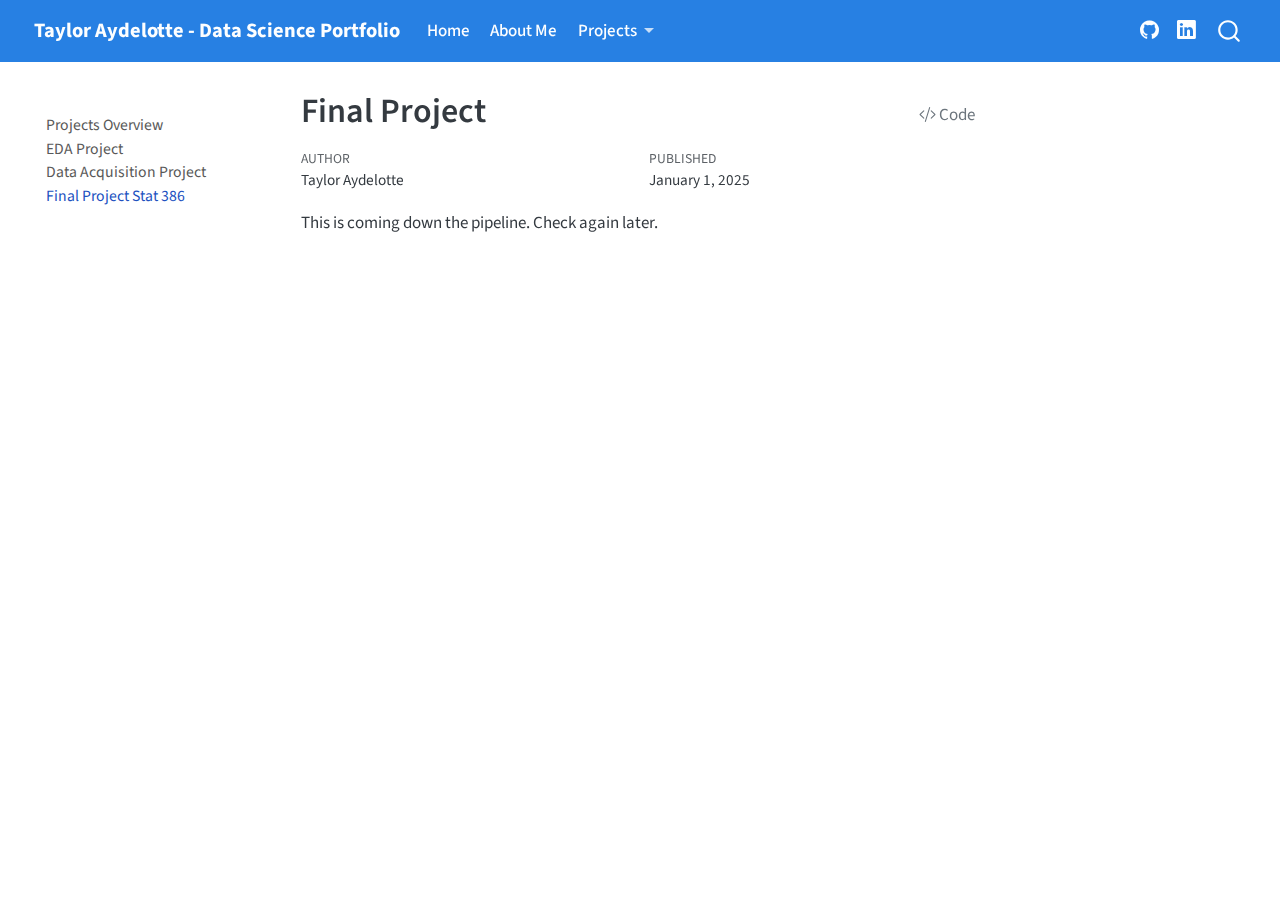
<file: docs/projects/final-project.html>
<!DOCTYPE html>
<html xmlns="http://www.w3.org/1999/xhtml" lang="en" xml:lang="en"><head>

<meta charset="utf-8">
<meta name="generator" content="quarto-1.8.24">

<meta name="viewport" content="width=device-width, initial-scale=1.0, user-scalable=yes">

<meta name="author" content="Taylor Aydelotte">
<meta name="dcterms.date" content="2025-01-01">

<title>Final Project – Taylor Aydelotte - Data Science Portfolio</title>
<style>
code{white-space: pre-wrap;}
span.smallcaps{font-variant: small-caps;}
div.columns{display: flex; gap: min(4vw, 1.5em);}
div.column{flex: auto; overflow-x: auto;}
div.hanging-indent{margin-left: 1.5em; text-indent: -1.5em;}
ul.task-list{list-style: none;}
ul.task-list li input[type="checkbox"] {
  width: 0.8em;
  margin: 0 0.8em 0.2em -1em; /* quarto-specific, see https://github.com/quarto-dev/quarto-cli/issues/4556 */ 
  vertical-align: middle;
}
/* CSS for syntax highlighting */
html { -webkit-text-size-adjust: 100%; }
pre > code.sourceCode { white-space: pre; position: relative; }
pre > code.sourceCode > span { display: inline-block; line-height: 1.25; }
pre > code.sourceCode > span:empty { height: 1.2em; }
.sourceCode { overflow: visible; }
code.sourceCode > span { color: inherit; text-decoration: inherit; }
div.sourceCode { margin: 1em 0; }
pre.sourceCode { margin: 0; }
@media screen {
div.sourceCode { overflow: auto; }
}
@media print {
pre > code.sourceCode { white-space: pre-wrap; }
pre > code.sourceCode > span { text-indent: -5em; padding-left: 5em; }
}
pre.numberSource code
  { counter-reset: source-line 0; }
pre.numberSource code > span
  { position: relative; left: -4em; counter-increment: source-line; }
pre.numberSource code > span > a:first-child::before
  { content: counter(source-line);
    position: relative; left: -1em; text-align: right; vertical-align: baseline;
    border: none; display: inline-block;
    -webkit-touch-callout: none; -webkit-user-select: none;
    -khtml-user-select: none; -moz-user-select: none;
    -ms-user-select: none; user-select: none;
    padding: 0 4px; width: 4em;
  }
pre.numberSource { margin-left: 3em;  padding-left: 4px; }
div.sourceCode
  {   }
@media screen {
pre > code.sourceCode > span > a:first-child::before { text-decoration: underline; }
}
</style>


<script src="../site_libs/quarto-nav/quarto-nav.js"></script>
<script src="../site_libs/quarto-nav/headroom.min.js"></script>
<script src="../site_libs/clipboard/clipboard.min.js"></script>
<script src="../site_libs/quarto-search/autocomplete.umd.js"></script>
<script src="../site_libs/quarto-search/fuse.min.js"></script>
<script src="../site_libs/quarto-search/quarto-search.js"></script>
<meta name="quarto:offset" content="../">
<script src="../site_libs/quarto-html/quarto.js" type="module"></script>
<script src="../site_libs/quarto-html/tabsets/tabsets.js" type="module"></script>
<script src="../site_libs/quarto-html/axe/axe-check.js" type="module"></script>
<script src="../site_libs/quarto-html/popper.min.js"></script>
<script src="../site_libs/quarto-html/tippy.umd.min.js"></script>
<script src="../site_libs/quarto-html/anchor.min.js"></script>
<link href="../site_libs/quarto-html/tippy.css" rel="stylesheet">
<link href="../site_libs/quarto-html/quarto-syntax-highlighting-dc55a5b9e770e841cd82e46aadbfb9b0.css" rel="stylesheet" id="quarto-text-highlighting-styles">
<script src="../site_libs/bootstrap/bootstrap.min.js"></script>
<link href="../site_libs/bootstrap/bootstrap-icons.css" rel="stylesheet">
<link href="../site_libs/bootstrap/bootstrap-029b10fc0dc652dab2ec1ac156c1a037.min.css" rel="stylesheet" append-hash="true" id="quarto-bootstrap" data-mode="light">
<script id="quarto-search-options" type="application/json">{
  "location": "navbar",
  "copy-button": false,
  "collapse-after": 3,
  "panel-placement": "end",
  "type": "overlay",
  "limit": 50,
  "keyboard-shortcut": [
    "f",
    "/",
    "s"
  ],
  "show-item-context": false,
  "language": {
    "search-no-results-text": "No results",
    "search-matching-documents-text": "matching documents",
    "search-copy-link-title": "Copy link to search",
    "search-hide-matches-text": "Hide additional matches",
    "search-more-match-text": "more match in this document",
    "search-more-matches-text": "more matches in this document",
    "search-clear-button-title": "Clear",
    "search-text-placeholder": "",
    "search-detached-cancel-button-title": "Cancel",
    "search-submit-button-title": "Submit",
    "search-label": "Search"
  }
}</script>


<link rel="stylesheet" href="../styles.css">
</head>

<body class="nav-sidebar floating nav-fixed quarto-light">

<div id="quarto-search-results"></div>
  <header id="quarto-header" class="headroom fixed-top">
    <nav class="navbar navbar-expand-lg " data-bs-theme="dark">
      <div class="navbar-container container-fluid">
      <div class="navbar-brand-container mx-auto">
    <a href="../index.html" class="navbar-brand navbar-brand-logo">
    </a>
    <a class="navbar-brand" href="../index.html">
    <span class="navbar-title">Taylor Aydelotte - Data Science Portfolio</span>
    </a>
  </div>
            <div id="quarto-search" class="" title="Search"></div>
          <button class="navbar-toggler" type="button" data-bs-toggle="collapse" data-bs-target="#navbarCollapse" aria-controls="navbarCollapse" role="menu" aria-expanded="false" aria-label="Toggle navigation" onclick="if (window.quartoToggleHeadroom) { window.quartoToggleHeadroom(); }">
  <span class="navbar-toggler-icon"></span>
</button>
          <div class="collapse navbar-collapse" id="navbarCollapse">
            <ul class="navbar-nav navbar-nav-scroll me-auto">
  <li class="nav-item">
    <a class="nav-link active" href="../index.html" aria-current="page"> 
<span class="menu-text">Home</span></a>
  </li>  
  <li class="nav-item">
    <a class="nav-link" href="../about.html"> 
<span class="menu-text">About Me</span></a>
  </li>  
  <li class="nav-item dropdown ">
    <a class="nav-link dropdown-toggle" href="#" id="nav-menu-projects" role="link" data-bs-toggle="dropdown" aria-expanded="false">
 <span class="menu-text">Projects</span>
    </a>
    <ul class="dropdown-menu" aria-labelledby="nav-menu-projects">    
        <li>
    <a class="dropdown-item" href="../projects/index.html">
 <span class="dropdown-text">All Projects</span></a>
  </li>  
        <li><hr class="dropdown-divider"></li>
        <li>
    <a class="dropdown-item" href="../projects/eda.html">
 <span class="dropdown-text">Exploratory Data Analysis</span></a>
  </li>  
        <li>
    <a class="dropdown-item" href="../projects/data-acquisition.html">
 <span class="dropdown-text">Data Acquisition</span></a>
  </li>  
        <li>
    <a class="dropdown-item" href="../projects/final-project.html">
 <span class="dropdown-text">Final Project Stat 386</span></a>
  </li>  
    </ul>
  </li>
</ul>
            <ul class="navbar-nav navbar-nav-scroll ms-auto">
  <li class="nav-item compact">
    <a class="nav-link" href="https://github.com/aydelottetaylor"> <i class="bi bi-github" role="img">
</i> 
<span class="menu-text"></span></a>
  </li>  
  <li class="nav-item compact">
    <a class="nav-link" href="https://www.linkedin.com/in/taylor-aydelotte-318b5022a/"> <i class="bi bi-linkedin" role="img">
</i> 
<span class="menu-text"></span></a>
  </li>  
</ul>
          </div> <!-- /navcollapse -->
            <div class="quarto-navbar-tools">
</div>
      </div> <!-- /container-fluid -->
    </nav>
  <nav class="quarto-secondary-nav">
    <div class="container-fluid d-flex">
      <button type="button" class="quarto-btn-toggle btn" data-bs-toggle="collapse" role="button" data-bs-target=".quarto-sidebar-collapse-item" aria-controls="quarto-sidebar" aria-expanded="false" aria-label="Toggle sidebar navigation" onclick="if (window.quartoToggleHeadroom) { window.quartoToggleHeadroom(); }">
        <i class="bi bi-layout-text-sidebar-reverse"></i>
      </button>
        <nav class="quarto-page-breadcrumbs" aria-label="breadcrumb"><ol class="breadcrumb"><li class="breadcrumb-item"><a href="../projects/final-project.html">Final Project Stat 386</a></li></ol></nav>
        <a class="flex-grow-1" role="navigation" data-bs-toggle="collapse" data-bs-target=".quarto-sidebar-collapse-item" aria-controls="quarto-sidebar" aria-expanded="false" aria-label="Toggle sidebar navigation" onclick="if (window.quartoToggleHeadroom) { window.quartoToggleHeadroom(); }">      
        </a>
    </div>
  </nav>
</header>
<!-- content -->
<div id="quarto-content" class="quarto-container page-columns page-rows-contents page-layout-article page-navbar">
<!-- sidebar -->
  <nav id="quarto-sidebar" class="sidebar collapse collapse-horizontal quarto-sidebar-collapse-item sidebar-navigation floating overflow-auto">
    <div class="pt-lg-2 mt-2 text-left sidebar-header sidebar-header-stacked">
      <a href="../index.html" class="sidebar-logo-link">
      </a>
      </div>
    <div class="sidebar-menu-container"> 
    <ul class="list-unstyled mt-1">
        <li class="sidebar-item">
  <div class="sidebar-item-container"> 
  <a href="../projects/index.html" class="sidebar-item-text sidebar-link">
 <span class="menu-text">Projects Overview</span></a>
  </div>
</li>
        <li class="sidebar-item">
  <div class="sidebar-item-container"> 
  <a href="../projects/eda.html" class="sidebar-item-text sidebar-link">
 <span class="menu-text">EDA Project</span></a>
  </div>
</li>
        <li class="sidebar-item">
  <div class="sidebar-item-container"> 
  <a href="../projects/data-acquisition.html" class="sidebar-item-text sidebar-link">
 <span class="menu-text">Data Acquisition Project</span></a>
  </div>
</li>
        <li class="sidebar-item">
  <div class="sidebar-item-container"> 
  <a href="../projects/final-project.html" class="sidebar-item-text sidebar-link active">
 <span class="menu-text">Final Project Stat 386</span></a>
  </div>
</li>
    </ul>
    </div>
</nav>
<div id="quarto-sidebar-glass" class="quarto-sidebar-collapse-item" data-bs-toggle="collapse" data-bs-target=".quarto-sidebar-collapse-item"></div>
<!-- margin-sidebar -->
    <div id="quarto-margin-sidebar" class="sidebar margin-sidebar zindex-bottom">
        
    </div>
<!-- main -->
<main class="content" id="quarto-document-content">

<header id="title-block-header" class="quarto-title-block default">
<div class="quarto-title">
<div class="quarto-title-block"><div><h1 class="title">Final Project</h1><button type="button" class="btn code-tools-button" id="quarto-code-tools-source"><i class="bi"></i> Code</button></div></div>
</div>



<div class="quarto-title-meta">

    <div>
    <div class="quarto-title-meta-heading">Author</div>
    <div class="quarto-title-meta-contents">
             <p>Taylor Aydelotte </p>
          </div>
  </div>
    
    <div>
    <div class="quarto-title-meta-heading">Published</div>
    <div class="quarto-title-meta-contents">
      <p class="date">January 1, 2025</p>
    </div>
  </div>
  
    
  </div>
  


</header>


<p>This is coming down the pipeline. Check again later.</p>


<!-- -->


</main> <!-- /main -->
<script id="quarto-html-after-body" type="application/javascript">
  window.document.addEventListener("DOMContentLoaded", function (event) {
    const icon = "";
    const anchorJS = new window.AnchorJS();
    anchorJS.options = {
      placement: 'right',
      icon: icon
    };
    anchorJS.add('.anchored');
    const isCodeAnnotation = (el) => {
      for (const clz of el.classList) {
        if (clz.startsWith('code-annotation-')) {                     
          return true;
        }
      }
      return false;
    }
    const onCopySuccess = function(e) {
      // button target
      const button = e.trigger;
      // don't keep focus
      button.blur();
      // flash "checked"
      button.classList.add('code-copy-button-checked');
      var currentTitle = button.getAttribute("title");
      button.setAttribute("title", "Copied!");
      let tooltip;
      if (window.bootstrap) {
        button.setAttribute("data-bs-toggle", "tooltip");
        button.setAttribute("data-bs-placement", "left");
        button.setAttribute("data-bs-title", "Copied!");
        tooltip = new bootstrap.Tooltip(button, 
          { trigger: "manual", 
            customClass: "code-copy-button-tooltip",
            offset: [0, -8]});
        tooltip.show();    
      }
      setTimeout(function() {
        if (tooltip) {
          tooltip.hide();
          button.removeAttribute("data-bs-title");
          button.removeAttribute("data-bs-toggle");
          button.removeAttribute("data-bs-placement");
        }
        button.setAttribute("title", currentTitle);
        button.classList.remove('code-copy-button-checked');
      }, 1000);
      // clear code selection
      e.clearSelection();
    }
    const getTextToCopy = function(trigger) {
      const outerScaffold = trigger.parentElement.cloneNode(true);
      const codeEl = outerScaffold.querySelector('code');
      for (const childEl of codeEl.children) {
        if (isCodeAnnotation(childEl)) {
          childEl.remove();
        }
      }
      return codeEl.innerText;
    }
    const clipboard = new window.ClipboardJS('.code-copy-button:not([data-in-quarto-modal])', {
      text: getTextToCopy
    });
    clipboard.on('success', onCopySuccess);
    if (window.document.getElementById('quarto-embedded-source-code-modal')) {
      const clipboardModal = new window.ClipboardJS('.code-copy-button[data-in-quarto-modal]', {
        text: getTextToCopy,
        container: window.document.getElementById('quarto-embedded-source-code-modal')
      });
      clipboardModal.on('success', onCopySuccess);
    }
    const viewSource = window.document.getElementById('quarto-view-source') ||
                       window.document.getElementById('quarto-code-tools-source');
    if (viewSource) {
      const sourceUrl = viewSource.getAttribute("data-quarto-source-url");
      viewSource.addEventListener("click", function(e) {
        if (sourceUrl) {
          // rstudio viewer pane
          if (/\bcapabilities=\b/.test(window.location)) {
            window.open(sourceUrl);
          } else {
            window.location.href = sourceUrl;
          }
        } else {
          const modal = new bootstrap.Modal(document.getElementById('quarto-embedded-source-code-modal'));
          modal.show();
        }
        return false;
      });
    }
    function toggleCodeHandler(show) {
      return function(e) {
        const detailsSrc = window.document.querySelectorAll(".cell > details > .sourceCode");
        for (let i=0; i<detailsSrc.length; i++) {
          const details = detailsSrc[i].parentElement;
          if (show) {
            details.open = true;
          } else {
            details.removeAttribute("open");
          }
        }
        const cellCodeDivs = window.document.querySelectorAll(".cell > .sourceCode");
        const fromCls = show ? "hidden" : "unhidden";
        const toCls = show ? "unhidden" : "hidden";
        for (let i=0; i<cellCodeDivs.length; i++) {
          const codeDiv = cellCodeDivs[i];
          if (codeDiv.classList.contains(fromCls)) {
            codeDiv.classList.remove(fromCls);
            codeDiv.classList.add(toCls);
          } 
        }
        return false;
      }
    }
    const hideAllCode = window.document.getElementById("quarto-hide-all-code");
    if (hideAllCode) {
      hideAllCode.addEventListener("click", toggleCodeHandler(false));
    }
    const showAllCode = window.document.getElementById("quarto-show-all-code");
    if (showAllCode) {
      showAllCode.addEventListener("click", toggleCodeHandler(true));
    }
      var localhostRegex = new RegExp(/^(?:http|https):\/\/localhost\:?[0-9]*\//);
      var mailtoRegex = new RegExp(/^mailto:/);
        var filterRegex = new RegExp('/' + window.location.host + '/');
      var isInternal = (href) => {
          return filterRegex.test(href) || localhostRegex.test(href) || mailtoRegex.test(href);
      }
      // Inspect non-navigation links and adorn them if external
     var links = window.document.querySelectorAll('a[href]:not(.nav-link):not(.navbar-brand):not(.toc-action):not(.sidebar-link):not(.sidebar-item-toggle):not(.pagination-link):not(.no-external):not([aria-hidden]):not(.dropdown-item):not(.quarto-navigation-tool):not(.about-link)');
      for (var i=0; i<links.length; i++) {
        const link = links[i];
        if (!isInternal(link.href)) {
          // undo the damage that might have been done by quarto-nav.js in the case of
          // links that we want to consider external
          if (link.dataset.originalHref !== undefined) {
            link.href = link.dataset.originalHref;
          }
        }
      }
    function tippyHover(el, contentFn, onTriggerFn, onUntriggerFn) {
      const config = {
        allowHTML: true,
        maxWidth: 500,
        delay: 100,
        arrow: false,
        appendTo: function(el) {
            return el.parentElement;
        },
        interactive: true,
        interactiveBorder: 10,
        theme: 'quarto',
        placement: 'bottom-start',
      };
      if (contentFn) {
        config.content = contentFn;
      }
      if (onTriggerFn) {
        config.onTrigger = onTriggerFn;
      }
      if (onUntriggerFn) {
        config.onUntrigger = onUntriggerFn;
      }
      window.tippy(el, config); 
    }
    const noterefs = window.document.querySelectorAll('a[role="doc-noteref"]');
    for (var i=0; i<noterefs.length; i++) {
      const ref = noterefs[i];
      tippyHover(ref, function() {
        // use id or data attribute instead here
        let href = ref.getAttribute('data-footnote-href') || ref.getAttribute('href');
        try { href = new URL(href).hash; } catch {}
        const id = href.replace(/^#\/?/, "");
        const note = window.document.getElementById(id);
        if (note) {
          return note.innerHTML;
        } else {
          return "";
        }
      });
    }
    const xrefs = window.document.querySelectorAll('a.quarto-xref');
    const processXRef = (id, note) => {
      // Strip column container classes
      const stripColumnClz = (el) => {
        el.classList.remove("page-full", "page-columns");
        if (el.children) {
          for (const child of el.children) {
            stripColumnClz(child);
          }
        }
      }
      stripColumnClz(note)
      if (id === null || id.startsWith('sec-')) {
        // Special case sections, only their first couple elements
        const container = document.createElement("div");
        if (note.children && note.children.length > 2) {
          container.appendChild(note.children[0].cloneNode(true));
          for (let i = 1; i < note.children.length; i++) {
            const child = note.children[i];
            if (child.tagName === "P" && child.innerText === "") {
              continue;
            } else {
              container.appendChild(child.cloneNode(true));
              break;
            }
          }
          if (window.Quarto?.typesetMath) {
            window.Quarto.typesetMath(container);
          }
          return container.innerHTML
        } else {
          if (window.Quarto?.typesetMath) {
            window.Quarto.typesetMath(note);
          }
          return note.innerHTML;
        }
      } else {
        // Remove any anchor links if they are present
        const anchorLink = note.querySelector('a.anchorjs-link');
        if (anchorLink) {
          anchorLink.remove();
        }
        if (window.Quarto?.typesetMath) {
          window.Quarto.typesetMath(note);
        }
        if (note.classList.contains("callout")) {
          return note.outerHTML;
        } else {
          return note.innerHTML;
        }
      }
    }
    for (var i=0; i<xrefs.length; i++) {
      const xref = xrefs[i];
      tippyHover(xref, undefined, function(instance) {
        instance.disable();
        let url = xref.getAttribute('href');
        let hash = undefined; 
        if (url.startsWith('#')) {
          hash = url;
        } else {
          try { hash = new URL(url).hash; } catch {}
        }
        if (hash) {
          const id = hash.replace(/^#\/?/, "");
          const note = window.document.getElementById(id);
          if (note !== null) {
            try {
              const html = processXRef(id, note.cloneNode(true));
              instance.setContent(html);
            } finally {
              instance.enable();
              instance.show();
            }
          } else {
            // See if we can fetch this
            fetch(url.split('#')[0])
            .then(res => res.text())
            .then(html => {
              const parser = new DOMParser();
              const htmlDoc = parser.parseFromString(html, "text/html");
              const note = htmlDoc.getElementById(id);
              if (note !== null) {
                const html = processXRef(id, note);
                instance.setContent(html);
              } 
            }).finally(() => {
              instance.enable();
              instance.show();
            });
          }
        } else {
          // See if we can fetch a full url (with no hash to target)
          // This is a special case and we should probably do some content thinning / targeting
          fetch(url)
          .then(res => res.text())
          .then(html => {
            const parser = new DOMParser();
            const htmlDoc = parser.parseFromString(html, "text/html");
            const note = htmlDoc.querySelector('main.content');
            if (note !== null) {
              // This should only happen for chapter cross references
              // (since there is no id in the URL)
              // remove the first header
              if (note.children.length > 0 && note.children[0].tagName === "HEADER") {
                note.children[0].remove();
              }
              const html = processXRef(null, note);
              instance.setContent(html);
            } 
          }).finally(() => {
            instance.enable();
            instance.show();
          });
        }
      }, function(instance) {
      });
    }
        let selectedAnnoteEl;
        const selectorForAnnotation = ( cell, annotation) => {
          let cellAttr = 'data-code-cell="' + cell + '"';
          let lineAttr = 'data-code-annotation="' +  annotation + '"';
          const selector = 'span[' + cellAttr + '][' + lineAttr + ']';
          return selector;
        }
        const selectCodeLines = (annoteEl) => {
          const doc = window.document;
          const targetCell = annoteEl.getAttribute("data-target-cell");
          const targetAnnotation = annoteEl.getAttribute("data-target-annotation");
          const annoteSpan = window.document.querySelector(selectorForAnnotation(targetCell, targetAnnotation));
          const lines = annoteSpan.getAttribute("data-code-lines").split(",");
          const lineIds = lines.map((line) => {
            return targetCell + "-" + line;
          })
          let top = null;
          let height = null;
          let parent = null;
          if (lineIds.length > 0) {
              //compute the position of the single el (top and bottom and make a div)
              const el = window.document.getElementById(lineIds[0]);
              top = el.offsetTop;
              height = el.offsetHeight;
              parent = el.parentElement.parentElement;
            if (lineIds.length > 1) {
              const lastEl = window.document.getElementById(lineIds[lineIds.length - 1]);
              const bottom = lastEl.offsetTop + lastEl.offsetHeight;
              height = bottom - top;
            }
            if (top !== null && height !== null && parent !== null) {
              // cook up a div (if necessary) and position it 
              let div = window.document.getElementById("code-annotation-line-highlight");
              if (div === null) {
                div = window.document.createElement("div");
                div.setAttribute("id", "code-annotation-line-highlight");
                div.style.position = 'absolute';
                parent.appendChild(div);
              }
              div.style.top = top - 2 + "px";
              div.style.height = height + 4 + "px";
              div.style.left = 0;
              let gutterDiv = window.document.getElementById("code-annotation-line-highlight-gutter");
              if (gutterDiv === null) {
                gutterDiv = window.document.createElement("div");
                gutterDiv.setAttribute("id", "code-annotation-line-highlight-gutter");
                gutterDiv.style.position = 'absolute';
                const codeCell = window.document.getElementById(targetCell);
                const gutter = codeCell.querySelector('.code-annotation-gutter');
                gutter.appendChild(gutterDiv);
              }
              gutterDiv.style.top = top - 2 + "px";
              gutterDiv.style.height = height + 4 + "px";
            }
            selectedAnnoteEl = annoteEl;
          }
        };
        const unselectCodeLines = () => {
          const elementsIds = ["code-annotation-line-highlight", "code-annotation-line-highlight-gutter"];
          elementsIds.forEach((elId) => {
            const div = window.document.getElementById(elId);
            if (div) {
              div.remove();
            }
          });
          selectedAnnoteEl = undefined;
        };
          // Handle positioning of the toggle
      window.addEventListener(
        "resize",
        throttle(() => {
          elRect = undefined;
          if (selectedAnnoteEl) {
            selectCodeLines(selectedAnnoteEl);
          }
        }, 10)
      );
      function throttle(fn, ms) {
      let throttle = false;
      let timer;
        return (...args) => {
          if(!throttle) { // first call gets through
              fn.apply(this, args);
              throttle = true;
          } else { // all the others get throttled
              if(timer) clearTimeout(timer); // cancel #2
              timer = setTimeout(() => {
                fn.apply(this, args);
                timer = throttle = false;
              }, ms);
          }
        };
      }
        // Attach click handler to the DT
        const annoteDls = window.document.querySelectorAll('dt[data-target-cell]');
        for (const annoteDlNode of annoteDls) {
          annoteDlNode.addEventListener('click', (event) => {
            const clickedEl = event.target;
            if (clickedEl !== selectedAnnoteEl) {
              unselectCodeLines();
              const activeEl = window.document.querySelector('dt[data-target-cell].code-annotation-active');
              if (activeEl) {
                activeEl.classList.remove('code-annotation-active');
              }
              selectCodeLines(clickedEl);
              clickedEl.classList.add('code-annotation-active');
            } else {
              // Unselect the line
              unselectCodeLines();
              clickedEl.classList.remove('code-annotation-active');
            }
          });
        }
    const findCites = (el) => {
      const parentEl = el.parentElement;
      if (parentEl) {
        const cites = parentEl.dataset.cites;
        if (cites) {
          return {
            el,
            cites: cites.split(' ')
          };
        } else {
          return findCites(el.parentElement)
        }
      } else {
        return undefined;
      }
    };
    var bibliorefs = window.document.querySelectorAll('a[role="doc-biblioref"]');
    for (var i=0; i<bibliorefs.length; i++) {
      const ref = bibliorefs[i];
      const citeInfo = findCites(ref);
      if (citeInfo) {
        tippyHover(citeInfo.el, function() {
          var popup = window.document.createElement('div');
          citeInfo.cites.forEach(function(cite) {
            var citeDiv = window.document.createElement('div');
            citeDiv.classList.add('hanging-indent');
            citeDiv.classList.add('csl-entry');
            var biblioDiv = window.document.getElementById('ref-' + cite);
            if (biblioDiv) {
              citeDiv.innerHTML = biblioDiv.innerHTML;
            }
            popup.appendChild(citeDiv);
          });
          return popup.innerHTML;
        });
      }
    }
  });
  </script><div class="modal fade" id="quarto-embedded-source-code-modal" tabindex="-1" aria-labelledby="quarto-embedded-source-code-modal-label" aria-hidden="true"><div class="modal-dialog modal-dialog-scrollable"><div class="modal-content"><div class="modal-header"><h5 class="modal-title" id="quarto-embedded-source-code-modal-label">Source Code</h5><button class="btn-close" data-bs-dismiss="modal"></button></div><div class="modal-body"><div class="">
<div class="code-copy-outer-scaffold"><div class="sourceCode" id="cb1" data-shortcodes="false"><pre class="sourceCode markdown code-with-copy"><code class="sourceCode markdown"><span id="cb1-1"><a href="#cb1-1" aria-hidden="true" tabindex="-1"></a><span class="co">---</span></span>
<span id="cb1-2"><a href="#cb1-2" aria-hidden="true" tabindex="-1"></a><span class="an">title:</span><span class="co"> "Final Project Stat 386"</span></span>
<span id="cb1-3"><a href="#cb1-3" aria-hidden="true" tabindex="-1"></a><span class="an">author:</span><span class="co"> "Taylor Aydelotte"</span></span>
<span id="cb1-4"><a href="#cb1-4" aria-hidden="true" tabindex="-1"></a><span class="an">date:</span><span class="co"> "2025-9-16"</span></span>
<span id="cb1-5"><a href="#cb1-5" aria-hidden="true" tabindex="-1"></a><span class="an">format:</span></span>
<span id="cb1-6"><a href="#cb1-6" aria-hidden="true" tabindex="-1"></a><span class="co">  html:</span></span>
<span id="cb1-7"><a href="#cb1-7" aria-hidden="true" tabindex="-1"></a><span class="co">    code-fold: true</span></span>
<span id="cb1-8"><a href="#cb1-8" aria-hidden="true" tabindex="-1"></a><span class="co">    toc: true</span></span>
<span id="cb1-9"><a href="#cb1-9" aria-hidden="true" tabindex="-1"></a><span class="co">---</span></span>
<span id="cb1-10"><a href="#cb1-10" aria-hidden="true" tabindex="-1"></a></span>
<span id="cb1-11"><a href="#cb1-11" aria-hidden="true" tabindex="-1"></a>This is coming down the pipeline. Check again later.</span></code></pre></div><button title="Copy to Clipboard" class="code-copy-button" data-in-quarto-modal=""><i class="bi"></i></button></div>
</div></div></div></div></div>
</div> <!-- /content -->




</body></html>
</file>
<file: docs/site_libs/quarto-html/tippy.css>
.tippy-box[data-animation=fade][data-state=hidden]{opacity:0}[data-tippy-root]{max-width:calc(100vw - 10px)}.tippy-box{position:relative;background-color:#333;color:#fff;border-radius:4px;font-size:14px;line-height:1.4;white-space:normal;outline:0;transition-property:transform,visibility,opacity}.tippy-box[data-placement^=top]>.tippy-arrow{bottom:0}.tippy-box[data-placement^=top]>.tippy-arrow:before{bottom:-7px;left:0;border-width:8px 8px 0;border-top-color:initial;transform-origin:center top}.tippy-box[data-placement^=bottom]>.tippy-arrow{top:0}.tippy-box[data-placement^=bottom]>.tippy-arrow:before{top:-7px;left:0;border-width:0 8px 8px;border-bottom-color:initial;transform-origin:center bottom}.tippy-box[data-placement^=left]>.tippy-arrow{right:0}.tippy-box[data-placement^=left]>.tippy-arrow:before{border-width:8px 0 8px 8px;border-left-color:initial;right:-7px;transform-origin:center left}.tippy-box[data-placement^=right]>.tippy-arrow{left:0}.tippy-box[data-placement^=right]>.tippy-arrow:before{left:-7px;border-width:8px 8px 8px 0;border-right-color:initial;transform-origin:center right}.tippy-box[data-inertia][data-state=visible]{transition-timing-function:cubic-bezier(.54,1.5,.38,1.11)}.tippy-arrow{width:16px;height:16px;color:#333}.tippy-arrow:before{content:"";position:absolute;border-color:transparent;border-style:solid}.tippy-content{position:relative;padding:5px 9px;z-index:1}
</file>
<file: docs/site_libs/quarto-html/quarto-syntax-highlighting-dc55a5b9e770e841cd82e46aadbfb9b0.css>
/* quarto syntax highlight colors */
:root {
  --quarto-hl-ot-color: #003B4F;
  --quarto-hl-at-color: #657422;
  --quarto-hl-ss-color: #20794D;
  --quarto-hl-an-color: #5E5E5E;
  --quarto-hl-fu-color: #4758AB;
  --quarto-hl-st-color: #20794D;
  --quarto-hl-cf-color: #003B4F;
  --quarto-hl-op-color: #5E5E5E;
  --quarto-hl-er-color: #AD0000;
  --quarto-hl-bn-color: #AD0000;
  --quarto-hl-al-color: #AD0000;
  --quarto-hl-va-color: #111111;
  --quarto-hl-bu-color: inherit;
  --quarto-hl-ex-color: inherit;
  --quarto-hl-pp-color: #AD0000;
  --quarto-hl-in-color: #5E5E5E;
  --quarto-hl-vs-color: #20794D;
  --quarto-hl-wa-color: #5E5E5E;
  --quarto-hl-do-color: #5E5E5E;
  --quarto-hl-im-color: #00769E;
  --quarto-hl-ch-color: #20794D;
  --quarto-hl-dt-color: #AD0000;
  --quarto-hl-fl-color: #AD0000;
  --quarto-hl-co-color: #5E5E5E;
  --quarto-hl-cv-color: #5E5E5E;
  --quarto-hl-cn-color: #8f5902;
  --quarto-hl-sc-color: #5E5E5E;
  --quarto-hl-dv-color: #AD0000;
  --quarto-hl-kw-color: #003B4F;
}

/* other quarto variables */
:root {
  --quarto-font-monospace: SFMono-Regular, Menlo, Monaco, Consolas, "Liberation Mono", "Courier New", monospace;
}

/* syntax highlight based on Pandoc's rules */
pre > code.sourceCode > span {
  color: #003B4F;
}

code.sourceCode > span {
  color: #003B4F;
}

div.sourceCode,
div.sourceCode pre.sourceCode {
  color: #003B4F;
}

/* Normal */
code span {
  color: #003B4F;
}

/* Alert */
code span.al {
  color: #AD0000;
  font-style: inherit;
}

/* Annotation */
code span.an {
  color: #5E5E5E;
  font-style: inherit;
}

/* Attribute */
code span.at {
  color: #657422;
  font-style: inherit;
}

/* BaseN */
code span.bn {
  color: #AD0000;
  font-style: inherit;
}

/* BuiltIn */
code span.bu {
  font-style: inherit;
}

/* ControlFlow */
code span.cf {
  color: #003B4F;
  font-weight: bold;
  font-style: inherit;
}

/* Char */
code span.ch {
  color: #20794D;
  font-style: inherit;
}

/* Constant */
code span.cn {
  color: #8f5902;
  font-style: inherit;
}

/* Comment */
code span.co {
  color: #5E5E5E;
  font-style: inherit;
}

/* CommentVar */
code span.cv {
  color: #5E5E5E;
  font-style: italic;
}

/* Documentation */
code span.do {
  color: #5E5E5E;
  font-style: italic;
}

/* DataType */
code span.dt {
  color: #AD0000;
  font-style: inherit;
}

/* DecVal */
code span.dv {
  color: #AD0000;
  font-style: inherit;
}

/* Error */
code span.er {
  color: #AD0000;
  font-style: inherit;
}

/* Extension */
code span.ex {
  font-style: inherit;
}

/* Float */
code span.fl {
  color: #AD0000;
  font-style: inherit;
}

/* Function */
code span.fu {
  color: #4758AB;
  font-style: inherit;
}

/* Import */
code span.im {
  color: #00769E;
  font-style: inherit;
}

/* Information */
code span.in {
  color: #5E5E5E;
  font-style: inherit;
}

/* Keyword */
code span.kw {
  color: #003B4F;
  font-weight: bold;
  font-style: inherit;
}

/* Operator */
code span.op {
  color: #5E5E5E;
  font-style: inherit;
}

/* Other */
code span.ot {
  color: #003B4F;
  font-style: inherit;
}

/* Preprocessor */
code span.pp {
  color: #AD0000;
  font-style: inherit;
}

/* SpecialChar */
code span.sc {
  color: #5E5E5E;
  font-style: inherit;
}

/* SpecialString */
code span.ss {
  color: #20794D;
  font-style: inherit;
}

/* String */
code span.st {
  color: #20794D;
  font-style: inherit;
}

/* Variable */
code span.va {
  color: #111111;
  font-style: inherit;
}

/* VerbatimString */
code span.vs {
  color: #20794D;
  font-style: inherit;
}

/* Warning */
code span.wa {
  color: #5E5E5E;
  font-style: italic;
}

.prevent-inlining {
  content: "</";
}

/*# sourceMappingURL=21f0b8dca5c347bd0a806dc2ce2adfe3.css.map */
</file>
<file: docs/styles.css>
/* Custom CSS for the portfolio site */

/* Color scheme - customize these to match your preferences */
:root {
  --primary-color: #2E86AB;
  --secondary-color: #A23B72;
  --accent-color: #F18F01;
  --text-color: #333;
  --light-gray: #f8f9fa;
  --border-color: #dee2e6;
}

/* Navigation customizations */
.navbar-brand {
  font-weight: bold;
  font-size: 1.2rem;
}

.navbar-nav .nav-link {
  font-weight: 500;
}

/* Homepage customizations */
.hero-section {
  padding: 3rem 0;
  background: linear-gradient(135deg, var(--primary-color) 0%, var(--secondary-color) 100%);
  color: white;
  margin-bottom: 2rem;
}

/* Project cards */
.project-card {
  border: 1px solid var(--border-color);
  border-radius: 8px;
  padding: 1.5rem;
  margin-bottom: 1.5rem;
  transition: box-shadow 0.3s ease;
}

.project-card:hover {
  box-shadow: 0 4px 8px rgba(0,0,0,0.1);
}

.project-card h3 {
  color: var(--primary-color);
  margin-bottom: 1rem;
}

/* Skills section */
.skills-grid {
  display: grid;
  grid-template-columns: repeat(auto-fit, minmax(200px, 1fr));
  gap: 1rem;
  margin: 2rem 0;
}

.skill-category {
  background: var(--light-gray);
  padding: 1rem;
  border-radius: 8px;
  border-left: 4px solid var(--primary-color);
}

.skill-category h4 {
  color: var(--primary-color);
  margin-bottom: 0.5rem;
}

/* Code blocks */
.sourceCode {
  border-radius: 6px;
  border: 1px solid var(--border-color);
}

/* Figures and plots */
.figure {
  text-align: center;
  margin: 2rem 0;
}

.figure img {
  max-width: 100%;
  height: auto;
  border-radius: 6px;
  box-shadow: 0 2px 4px rgba(0,0,0,0.1);
}

.figure-caption {
  font-style: italic;
  color: #666;
  margin-top: 0.5rem;
}

/* Tables */
.table {
  margin: 1.5rem 0;
}

.table th {
  background-color: var(--primary-color);
  color: white;
  border: none;
}

/* Callout boxes */
.callout {
  margin: 1.5rem 0;
  padding: 1rem;
  border-radius: 6px;
  border-left: 4px solid var(--accent-color);
  background-color: var(--light-gray);
}

.callout-title {
  font-weight: bold;
  color: var(--accent-color);
  margin-bottom: 0.5rem;
}

/* Footer */
.footer {
  margin-top: 3rem;
  padding: 2rem 0;
  border-top: 1px solid var(--border-color);
  text-align: center;
  color: #666;
}

/* Responsive adjustments */
@media (max-width: 768px) {
  .hero-section {
    padding: 2rem 0;
  }
  
  .skills-grid {
    grid-template-columns: 1fr;
  }
}

/* Print styles */
@media print {
  .navbar, .footer {
    display: none;
  }
  
  .main-content {
    margin: 0;
    padding: 0;
  }
}
</file>
